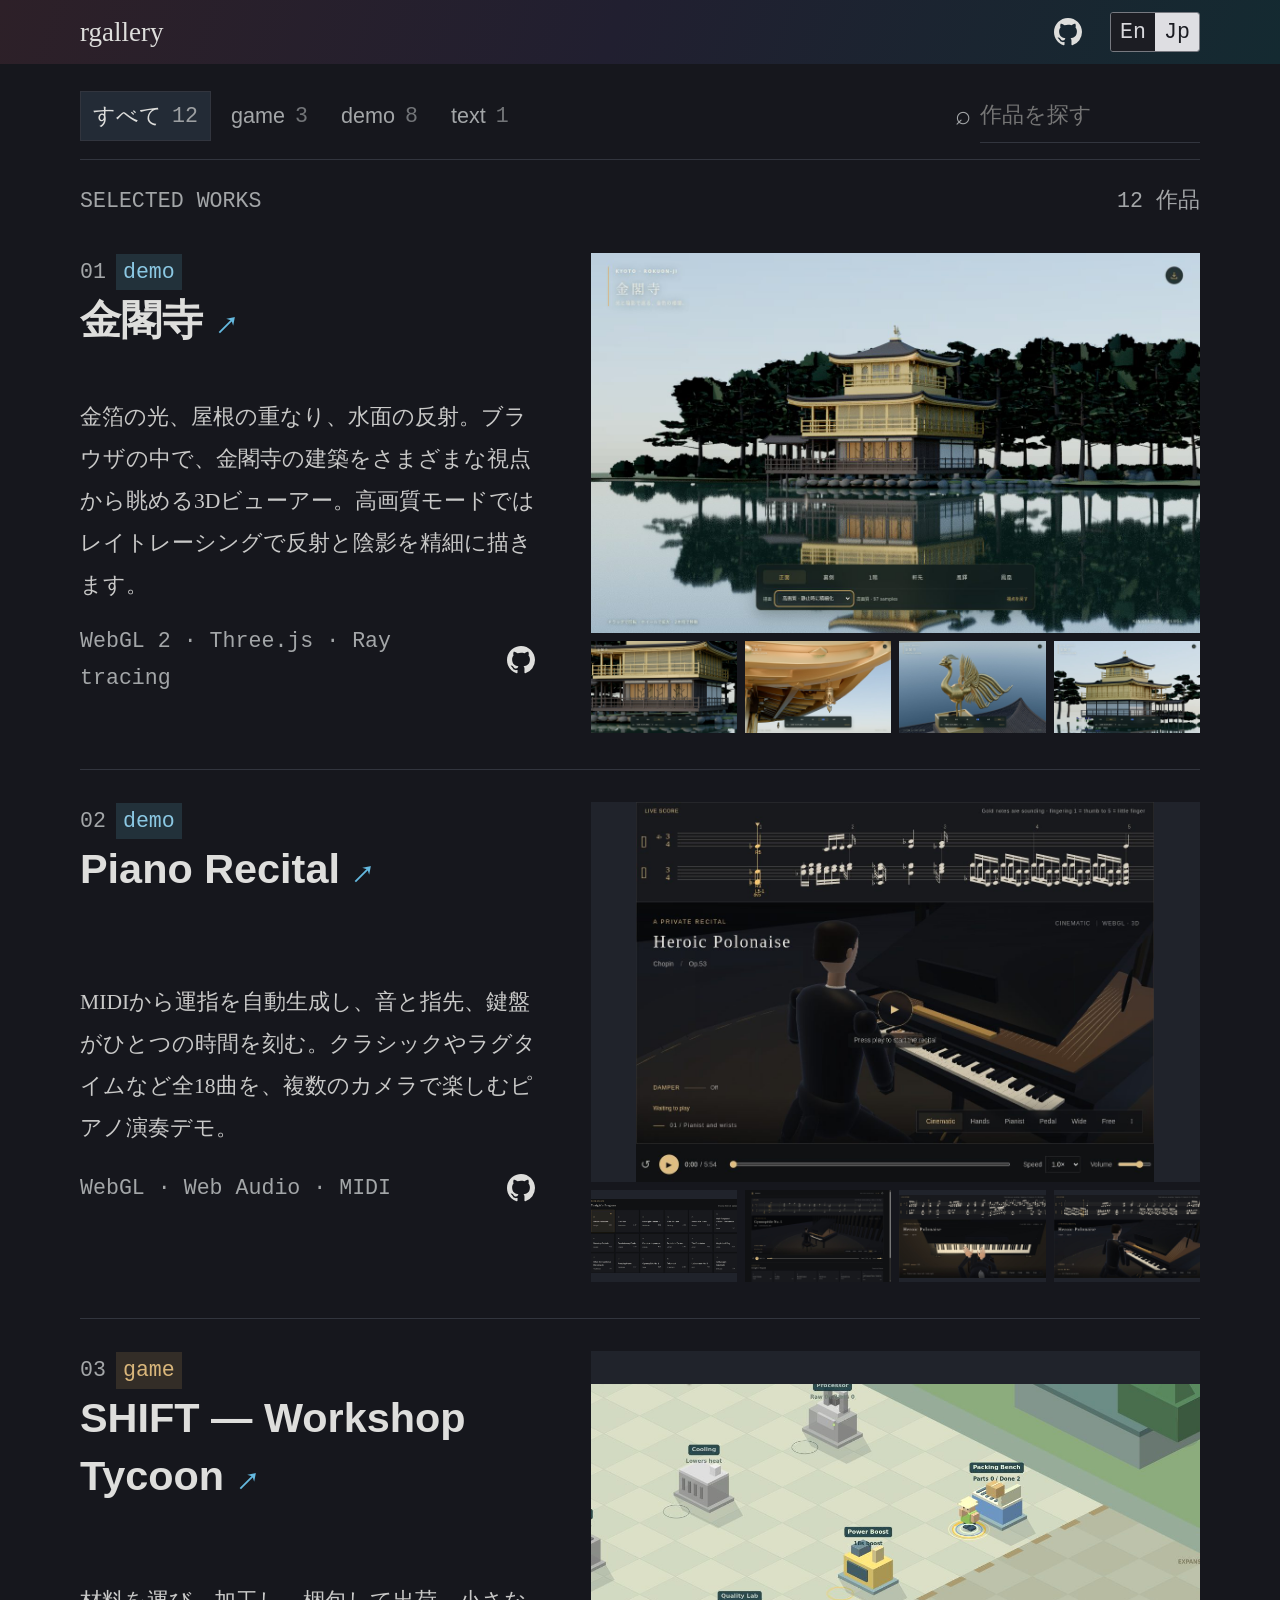
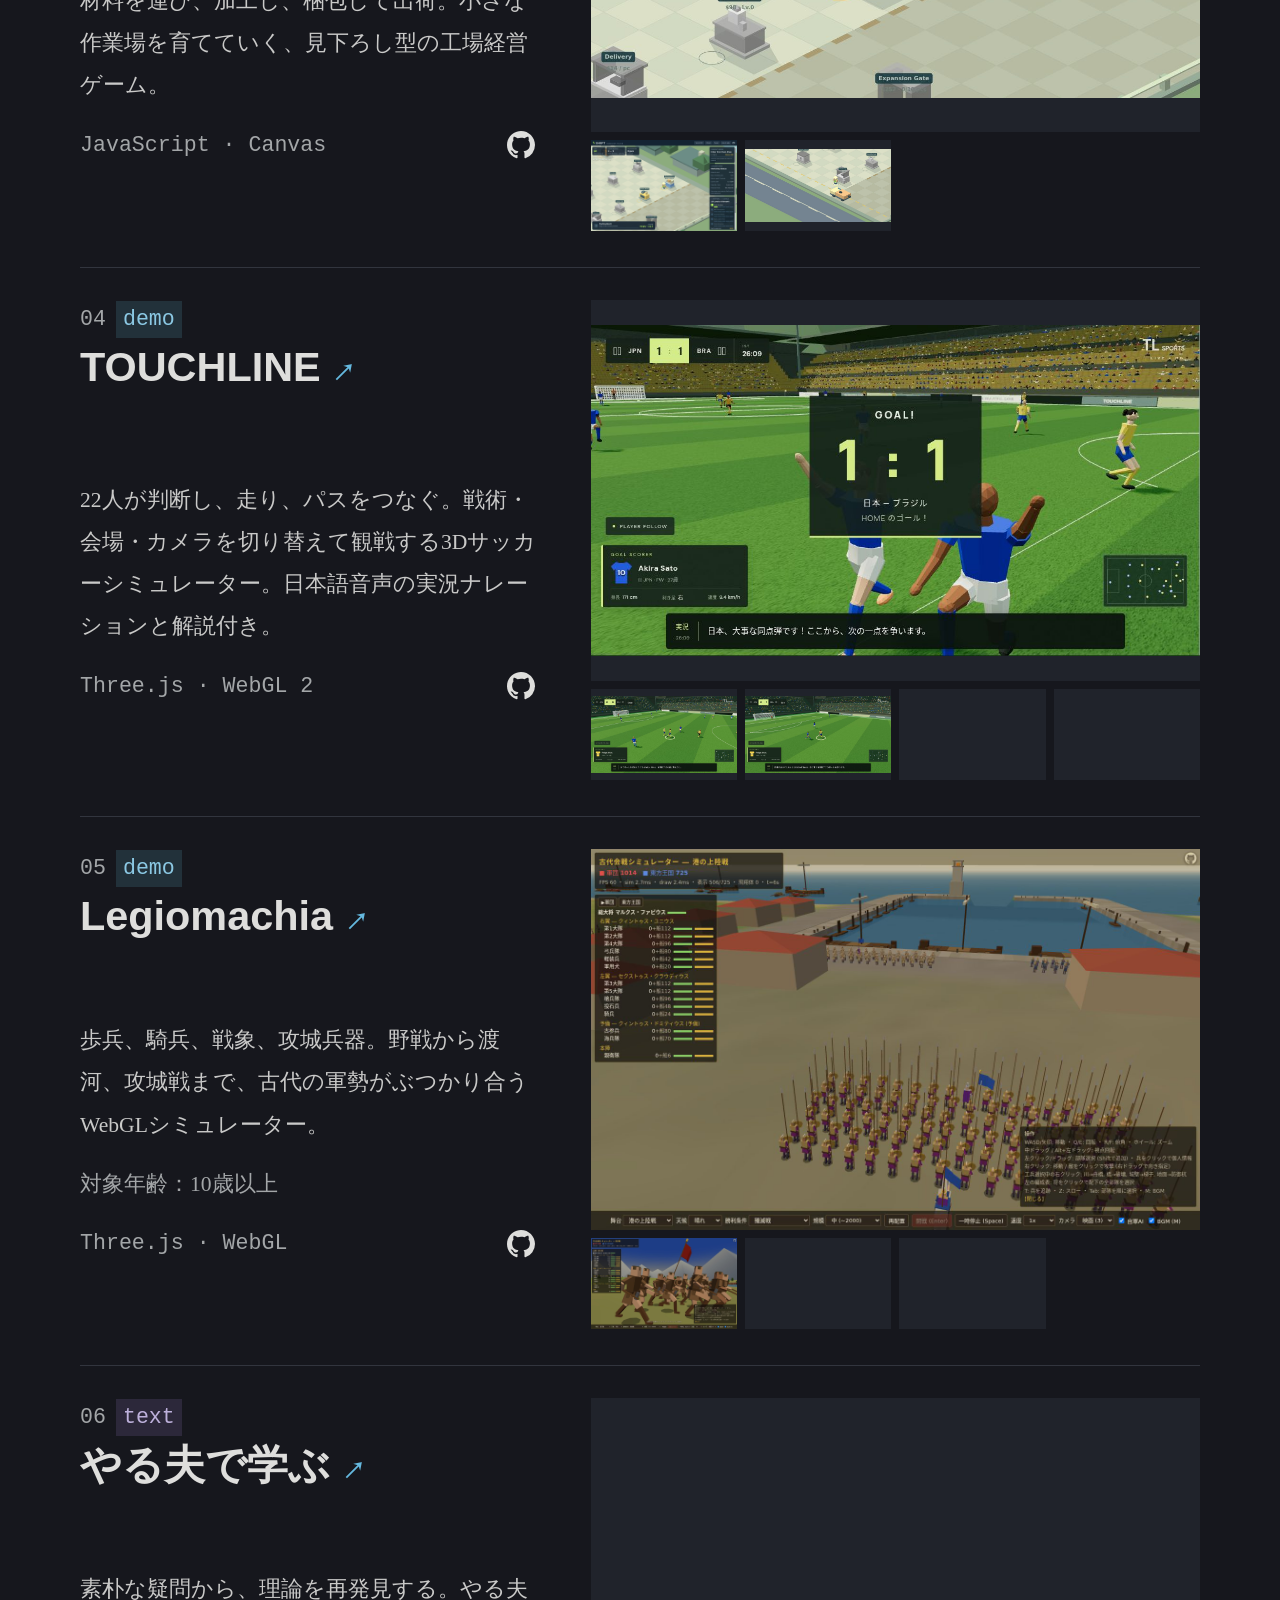
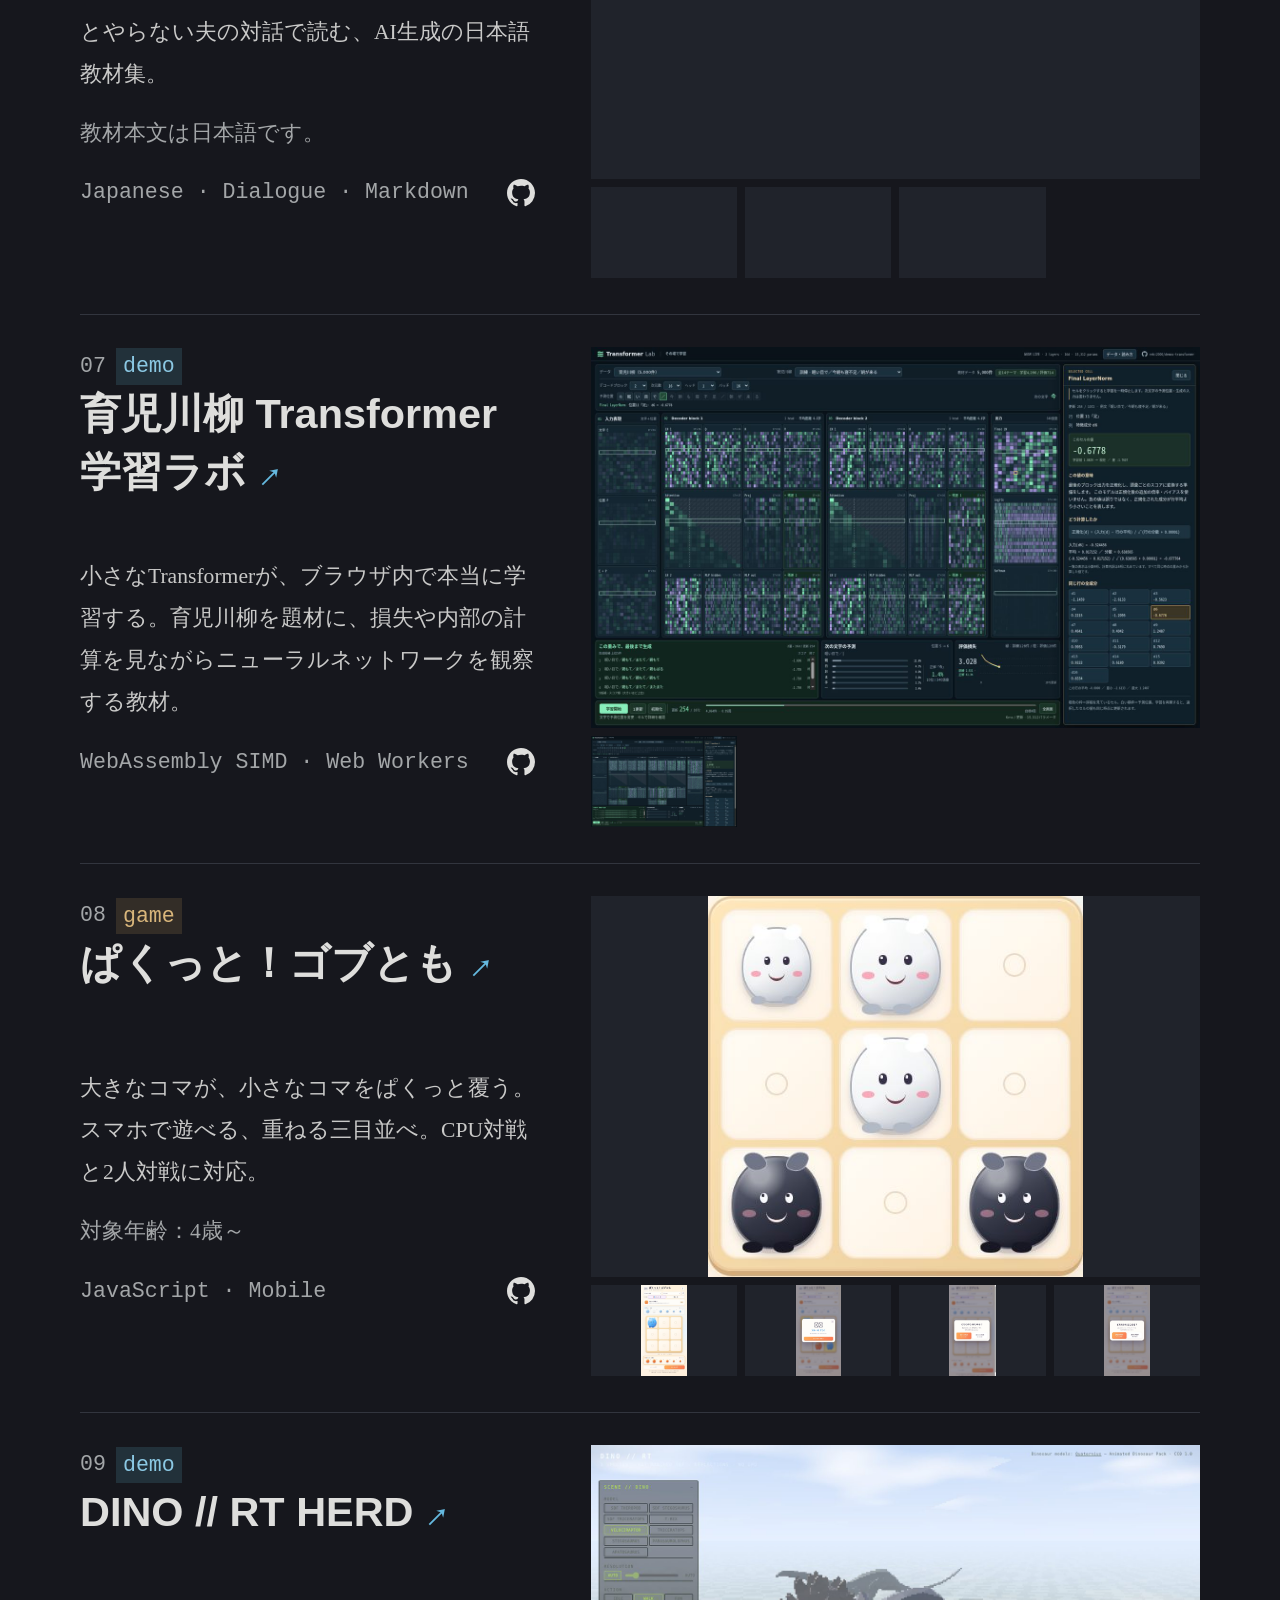
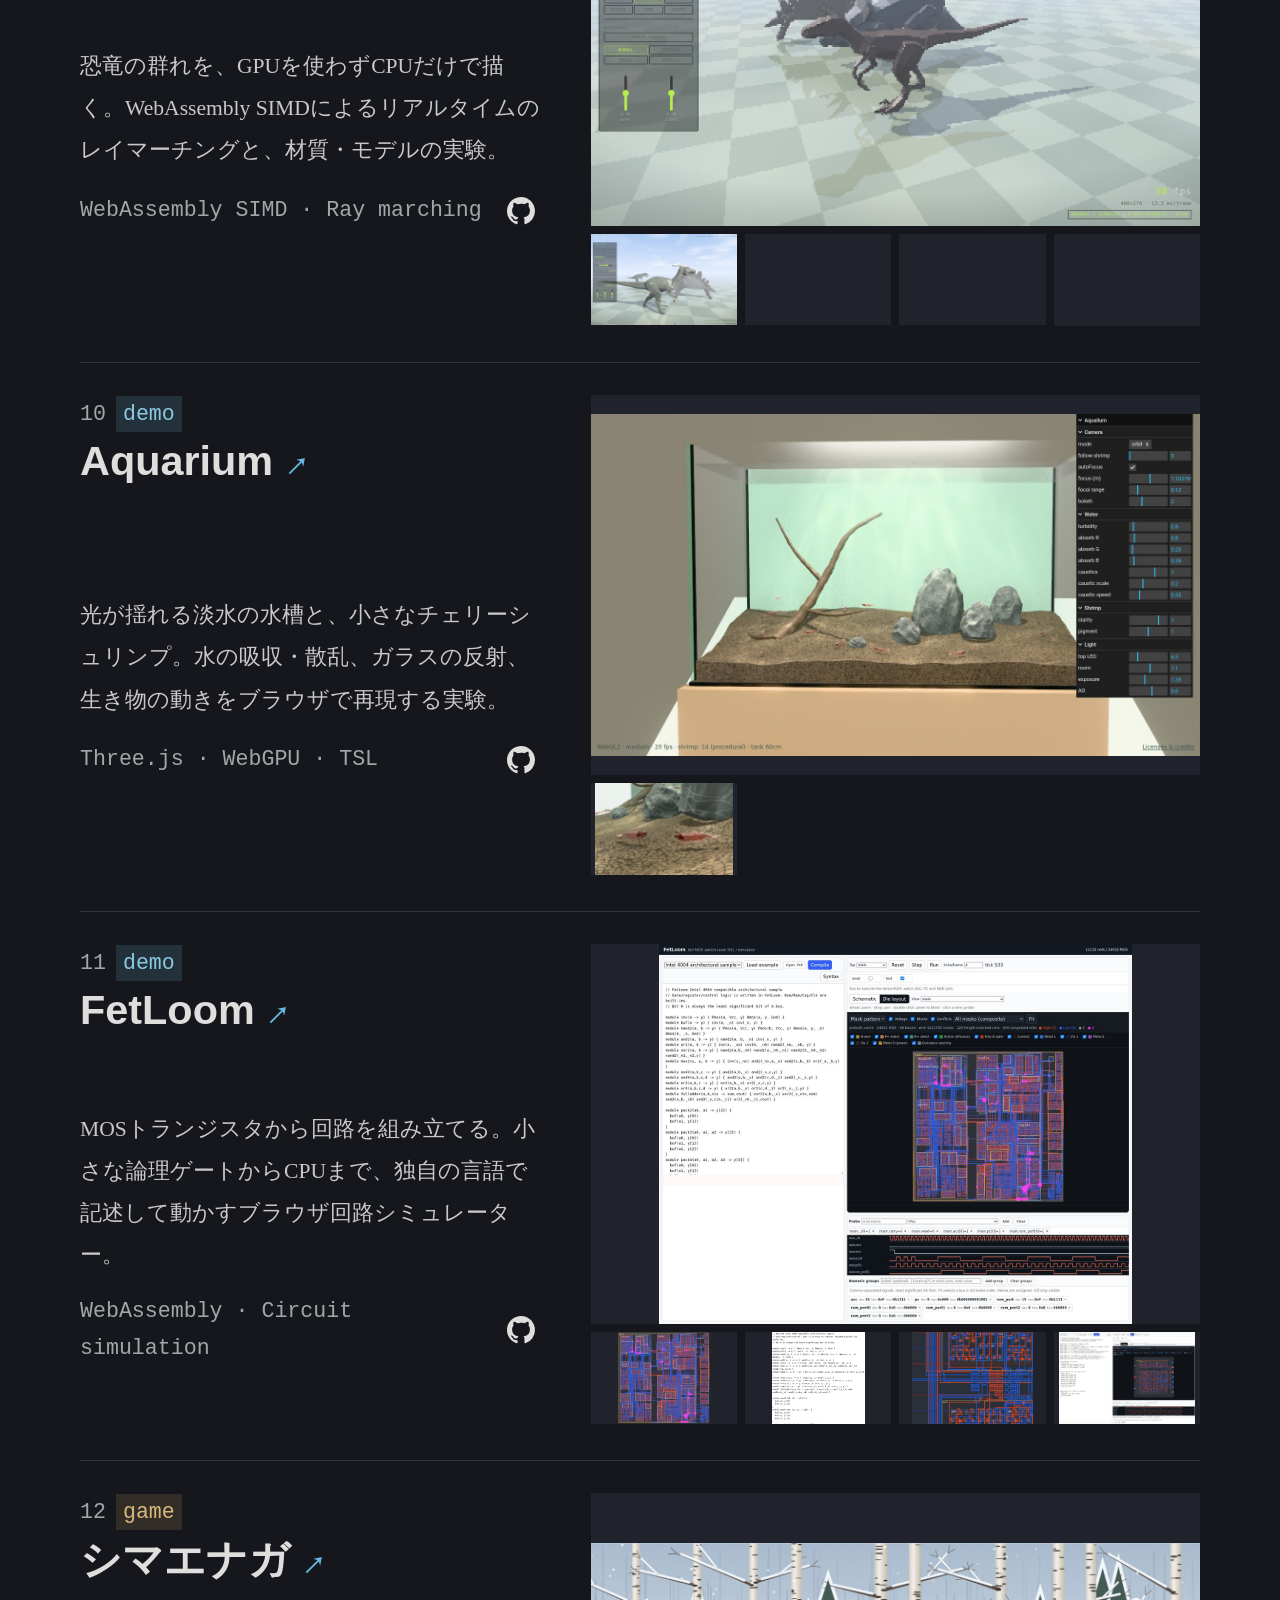
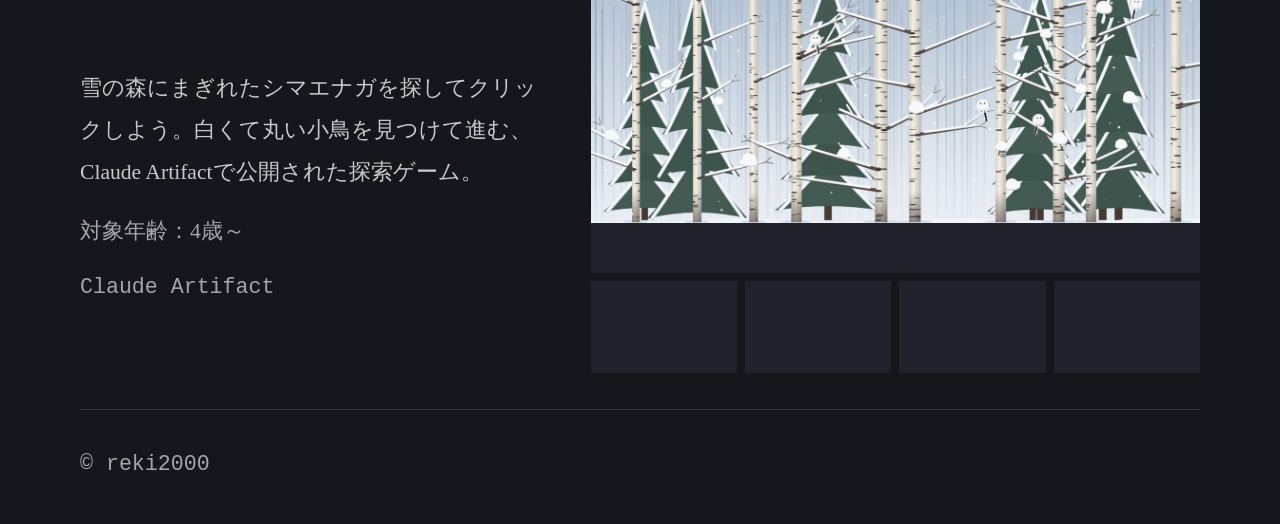
<file: docs/index.html>
<!doctype html>
<html lang="ja"><head><meta charset="utf-8"><meta name="viewport" content="width=device-width,initial-scale=1">
<title>作品一覧 — rgallery</title><meta name="description" content="ブラウザで動くデモやゲーム、対話で読む教材。 つくったものを、ここに集めています。">
<meta name="theme-color" content="#16171d"><link rel="canonical" href="https://reki2000.github.io/rgallery/index.html">
<link rel="alternate" hreflang="en" href="https://reki2000.github.io/rgallery/en/index.html">
<meta property="og:type" content="website"><meta property="og:title" content="作品一覧"><meta property="og:description" content="ブラウザで動くデモやゲーム、対話で読む教材。 つくったものを、ここに集めています。"><meta property="og:url" content="https://reki2000.github.io/rgallery/index.html">
<link rel="stylesheet" href="assets/style.css?v=33f4e793"><script src="assets/site.js?v=e14bcc80" defer></script></head>
<body><a class="skip-link" href="#main">本文へ</a><div class="page">
<header class="site-header"><a class="wordmark" href="index.html">rgallery</a>
<div class="header-right"><a class="github-link icon-link" href="https://github.com/reki2000/rgallery" target="_blank" rel="noopener noreferrer" aria-label="rgallery · GitHub" title="rgallery · GitHub"><svg viewBox="0 0 16 16" aria-hidden="true" focusable="false"><path fill="currentColor" d="M8 0C3.58 0 0 3.58 0 8c0 3.54 2.29 6.53 5.47 7.59.4.07.55-.17.55-.38 0-.19-.01-.82-.01-1.49-2.01.37-2.53-.49-2.69-.94-.09-.23-.48-.94-.82-1.13-.28-.15-.68-.52-.01-.53.63-.01 1.08.58 1.23.82.72 1.21 1.87.87 2.33.66.07-.52.28-.87.51-1.07-1.78-.2-3.64-.89-3.64-3.95 0-.87.31-1.59.82-2.15-.08-.2-.36-1.02.08-2.12 0 0 .67-.21 2.2.82A7.65 7.65 0 0 1 8 3.86c.68 0 1.36.09 2 .27 1.53-1.04 2.2-.82 2.2-.82.44 1.1.16 1.92.08 2.12.51.56.82 1.27.82 2.15 0 3.07-1.87 3.75-3.65 3.95.29.25.54.73.54 1.48 0 1.07-.01 1.93-.01 2.2 0 .21.15.46.55.38A8.01 8.01 0 0 0 16 8c0-4.42-3.58-8-8-8Z"/></svg></a><nav class="languages" aria-label="表示言語"><a href="en/index.html" lang="en" hreflang="en" aria-label="English">En</a><span aria-current="page" class="active" lang="ja" aria-label="日本語">Jp</span></nav></div></header>
<main id="main"><h1 class="sr-only">作品一覧</h1><section class="collection" aria-label="作品一覧"><div class="collection-tools"><nav class="filters" aria-label="種類"><a href="index.html" data-filter="all" class="filter selected" aria-current="page">すべて <span class="mono">12</span></a><a href="game.html" data-filter="game" class="filter " >game <span class="mono">3</span></a><a href="demo.html" data-filter="demo" class="filter " >demo <span class="mono">8</span></a><a href="text.html" data-filter="text" class="filter " >text <span class="mono">1</span></a></nav>
<div class="search" hidden><label class="sr-only" for="search">作品を探す</label><span aria-hidden="true">⌕</span><input id="search" type="search" placeholder="作品を探す" title="名前・説明・技術で検索"><button class="clear-search" hidden aria-label="検索をクリア">×</button></div></div>
<div class="collection-heading"><span class="mono">SELECTED WORKS</span><span class="result-count mono" role="status" aria-live="polite">12 作品</span></div>
<div class="project-list" data-category="all" data-works="作品"><article id="project-kinkakuji" class="project" data-tags="demo" data-search="金閣寺 金箔の光、屋根の重なり、水面の反射。ブラウザの中で、金閣寺の建築をさまざまな視点から眺める3dビューアー。高画質モードではレイトレーシングで反射と陰影を精細に描きます。 webgl 2 three.js ray tracing demo">
      <div class="project-head"><div class="head-meta"><span class="number mono">01</span><span class="tag tag-demo">demo</span></div><h2><a class="title-link" href="https://reki2000.github.io/demos-kinkakuji/" target="_blank" rel="noopener noreferrer">金閣寺 <span aria-hidden="true">↗</span></a></h2></div>
      <div class="project-body"><p>金箔の光、屋根の重なり、水面の反射。ブラウザの中で、金閣寺の建築をさまざまな視点から眺める3Dビューアー。高画質モードではレイトレーシングで反射と陰影を精細に描きます。</p>
      <div class="project-tech"><span class="technologies mono">WebGL 2 · Three.js · Ray tracing</span><a class="repository-link icon-link" href="https://github.com/reki2000/demos-kinkakuji" target="_blank" rel="noopener noreferrer" aria-label="金閣寺 · GitHub" title="金閣寺 · GitHub"><svg viewBox="0 0 16 16" aria-hidden="true" focusable="false"><path fill="currentColor" d="M8 0C3.58 0 0 3.58 0 8c0 3.54 2.29 6.53 5.47 7.59.4.07.55-.17.55-.38 0-.19-.01-.82-.01-1.49-2.01.37-2.53-.49-2.69-.94-.09-.23-.48-.94-.82-1.13-.28-.15-.68-.52-.01-.53.63-.01 1.08.58 1.23.82.72 1.21 1.87.87 2.33.66.07-.52.28-.87.51-1.07-1.78-.2-3.64-.89-3.64-3.95 0-.87.31-1.59.82-2.15-.08-.2-.36-1.02.08-2.12 0 0 .67-.21 2.2.82A7.65 7.65 0 0 1 8 3.86c.68 0 1.36.09 2 .27 1.53-1.04 2.2-.82 2.2-.82.44 1.1.16 1.92.08 2.12.51.56.82 1.27.82 2.15 0 3.07-1.87 3.75-3.65 3.95.29.25.54.73.54 1.48 0 1.07-.01 1.93-.01 2.2 0 .21.15.46.55.38A8.01 8.01 0 0 0 16 8c0-4.42-3.58-8-8-8Z"/></svg></a></div></div>
      <div class="project-preview"><a href="assets/projects/kinkakuji/images/bbafd30887756fbfefd7.jpg" class="preview-shot screenshot-link shot-0" data-gallery="kinkakuji" data-caption="正面と水面の反射" aria-label="画像を拡大: 正面と水面の反射" ><img src="assets/projects/kinkakuji/images/bbafd30887756fbfefd7.jpg" alt="正面と水面の反射" loading="lazy" decoding="async"></a><a href="assets/projects/kinkakuji/images/40eb059ac54685e63260.jpg" class="preview-shot screenshot-link shot-1" data-gallery="kinkakuji" data-caption="1階の壁画と回廊" aria-label="画像を拡大: 1階の壁画と回廊" ><img src="assets/projects/kinkakuji/images/40eb059ac54685e63260.jpg" alt="1階の壁画と回廊" loading="lazy" decoding="async"></a><a href="assets/projects/kinkakuji/images/900a9c59b5b9c751bec2.jpg" class="preview-shot screenshot-link shot-2" data-gallery="kinkakuji" data-caption="軒先と風鐸" aria-label="画像を拡大: 軒先と風鐸" ><img src="assets/projects/kinkakuji/images/900a9c59b5b9c751bec2.jpg" alt="軒先と風鐸" loading="lazy" decoding="async"></a><a href="assets/projects/kinkakuji/images/5cd1f772769528ccbc5f.jpg" class="preview-shot screenshot-link shot-3" data-gallery="kinkakuji" data-caption="屋根の鳳凰" aria-label="画像を拡大: 屋根の鳳凰" ><img src="assets/projects/kinkakuji/images/5cd1f772769528ccbc5f.jpg" alt="屋根の鳳凰" loading="lazy" decoding="async"></a><a href="assets/projects/kinkakuji/images/a130f396a6bf901be2d5.jpg" class="preview-shot screenshot-link shot-4" data-gallery="kinkakuji" data-caption="裏側からの眺め" aria-label="画像を拡大: 裏側からの眺め" ><img src="assets/projects/kinkakuji/images/a130f396a6bf901be2d5.jpg" alt="裏側からの眺め" loading="lazy" decoding="async"></a></div></article><article id="project-pianist" class="project" data-tags="demo" data-search="piano recital midiから運指を自動生成し、音と指先、鍵盤がひとつの時間を刻む。クラシックやラグタイムなど全18曲を、複数のカメラで楽しむピアノ演奏デモ。 webgl web audio midi demo">
      <div class="project-head"><div class="head-meta"><span class="number mono">02</span><span class="tag tag-demo">demo</span></div><h2><a class="title-link" href="https://reki2000.github.io/demos-pianist/" target="_blank" rel="noopener noreferrer">Piano Recital <span aria-hidden="true">↗</span></a></h2></div>
      <div class="project-body"><p>MIDIから運指を自動生成し、音と指先、鍵盤がひとつの時間を刻む。クラシックやラグタイムなど全18曲を、複数のカメラで楽しむピアノ演奏デモ。</p>
      <div class="project-tech"><span class="technologies mono">WebGL · Web Audio · MIDI</span><a class="repository-link icon-link" href="https://github.com/reki2000/demos-pianist" target="_blank" rel="noopener noreferrer" aria-label="Piano Recital · GitHub" title="Piano Recital · GitHub"><svg viewBox="0 0 16 16" aria-hidden="true" focusable="false"><path fill="currentColor" d="M8 0C3.58 0 0 3.58 0 8c0 3.54 2.29 6.53 5.47 7.59.4.07.55-.17.55-.38 0-.19-.01-.82-.01-1.49-2.01.37-2.53-.49-2.69-.94-.09-.23-.48-.94-.82-1.13-.28-.15-.68-.52-.01-.53.63-.01 1.08.58 1.23.82.72 1.21 1.87.87 2.33.66.07-.52.28-.87.51-1.07-1.78-.2-3.64-.89-3.64-3.95 0-.87.31-1.59.82-2.15-.08-.2-.36-1.02.08-2.12 0 0 .67-.21 2.2.82A7.65 7.65 0 0 1 8 3.86c.68 0 1.36.09 2 .27 1.53-1.04 2.2-.82 2.2-.82.44 1.1.16 1.92.08 2.12.51.56.82 1.27.82 2.15 0 3.07-1.87 3.75-3.65 3.95.29.25.54.73.54 1.48 0 1.07-.01 1.93-.01 2.2 0 .21.15.46.55.38A8.01 8.01 0 0 0 16 8c0-4.42-3.58-8-8-8Z"/></svg></a></div></div>
      <div class="project-preview"><a href="assets/projects/pianist/images/56cb00e380f5f61ce0f1.jpg" class="preview-shot screenshot-link shot-0" data-gallery="pianist" data-caption="英雄ポロネーズ・楽譜、演奏とプレイヤー操作" aria-label="画像を拡大: 英雄ポロネーズ・楽譜、演奏とプレイヤー操作" ><img src="assets/projects/pianist/images/56cb00e380f5f61ce0f1.jpg" alt="英雄ポロネーズ・楽譜、演奏とプレイヤー操作" loading="lazy" decoding="async"></a><a href="assets/projects/pianist/images/da84420dd699cf44e0b8.jpg" class="preview-shot screenshot-link shot-1" data-gallery="pianist" data-caption="収録18曲の一覧" aria-label="画像を拡大: 収録18曲の一覧" ><img src="assets/projects/pianist/images/da84420dd699cf44e0b8.jpg" alt="収録18曲の一覧" loading="lazy" decoding="async"></a><a href="assets/projects/pianist/images/9df2aa948b6a42879a92.jpg" class="preview-shot screenshot-link shot-2" data-gallery="pianist" data-caption="楽譜・演奏・操作パネルを含む全画面" aria-label="画像を拡大: 楽譜・演奏・操作パネルを含む全画面" ><img src="assets/projects/pianist/images/9df2aa948b6a42879a92.jpg" alt="楽譜・演奏・操作パネルを含む全画面" loading="lazy" decoding="async"></a><a href="assets/projects/pianist/images/5975b1fbbb079f7eafb2.jpg" class="preview-shot screenshot-link shot-3" data-gallery="pianist" data-caption="自動生成した運指・手元の視点" aria-label="画像を拡大: 自動生成した運指・手元の視点" ><img src="assets/projects/pianist/images/5975b1fbbb079f7eafb2.jpg" alt="自動生成した運指・手元の視点" loading="lazy" decoding="async"></a><a href="assets/projects/pianist/images/4a7bf942c2901a3f6448.jpg" class="preview-shot screenshot-link shot-4" data-gallery="pianist" data-caption="英雄ポロネーズ・楽譜と演奏" aria-label="画像を拡大: 英雄ポロネーズ・楽譜と演奏" ><img src="assets/projects/pianist/images/4a7bf942c2901a3f6448.jpg" alt="英雄ポロネーズ・楽譜と演奏" loading="lazy" decoding="async"></a><a href="assets/projects/pianist/images/bc651e240976e0a58edc.jpg" class="preview-shot screenshot-link shot-5" data-gallery="pianist" data-caption="スマホ・楽譜と演奏" aria-label="画像を拡大: スマホ・楽譜と演奏" hidden></a><a href="assets/projects/pianist/images/d4d1ab14e95d66df1081.jpg" class="preview-shot screenshot-link shot-6" data-gallery="pianist" data-caption="スマホ・楽譜と手元" aria-label="画像を拡大: スマホ・楽譜と手元" hidden></a><a href="assets/projects/pianist/images/583b21f9a7ab3e2455a9.jpg" class="preview-shot screenshot-link shot-7" data-gallery="pianist" data-caption="トルコ行進曲・楽譜と演奏" aria-label="画像を拡大: トルコ行進曲・楽譜と演奏" hidden></a></div></article><article id="project-shift" class="project" data-tags="game" data-search="shift — workshop tycoon 材料を運び、加工し、梱包して出荷。小さな作業場を育てていく、見下ろし型の工場経営ゲーム。 javascript canvas game">
      <div class="project-head"><div class="head-meta"><span class="number mono">03</span><span class="tag tag-game">game</span></div><h2><a class="title-link" href="https://reki2000.github.io/demos-worker/" target="_blank" rel="noopener noreferrer">SHIFT — Workshop Tycoon <span aria-hidden="true">↗</span></a></h2></div>
      <div class="project-body"><p>材料を運び、加工し、梱包して出荷。小さな作業場を育てていく、見下ろし型の工場経営ゲーム。</p>
      <div class="project-tech"><span class="technologies mono">JavaScript · Canvas</span><a class="repository-link icon-link" href="https://github.com/reki2000/demos-worker" target="_blank" rel="noopener noreferrer" aria-label="SHIFT — Workshop Tycoon · GitHub" title="SHIFT — Workshop Tycoon · GitHub"><svg viewBox="0 0 16 16" aria-hidden="true" focusable="false"><path fill="currentColor" d="M8 0C3.58 0 0 3.58 0 8c0 3.54 2.29 6.53 5.47 7.59.4.07.55-.17.55-.38 0-.19-.01-.82-.01-1.49-2.01.37-2.53-.49-2.69-.94-.09-.23-.48-.94-.82-1.13-.28-.15-.68-.52-.01-.53.63-.01 1.08.58 1.23.82.72 1.21 1.87.87 2.33.66.07-.52.28-.87.51-1.07-1.78-.2-3.64-.89-3.64-3.95 0-.87.31-1.59.82-2.15-.08-.2-.36-1.02.08-2.12 0 0 .67-.21 2.2.82A7.65 7.65 0 0 1 8 3.86c.68 0 1.36.09 2 .27 1.53-1.04 2.2-.82 2.2-.82.44 1.1.16 1.92.08 2.12.51.56.82 1.27.82 2.15 0 3.07-1.87 3.75-3.65 3.95.29.25.54.73.54 1.48 0 1.07-.01 1.93-.01 2.2 0 .21.15.46.55.38A8.01 8.01 0 0 0 16 8c0-4.42-3.58-8-8-8Z"/></svg></a></div></div>
      <div class="project-preview"><a href="assets/projects/shift/images/bd65cfd5ac6fcfdffb1b.jpg" class="preview-shot screenshot-link shot-0" data-gallery="shift" data-caption="作業場での加工・梱包" aria-label="画像を拡大: 作業場での加工・梱包" ><img src="assets/projects/shift/images/bd65cfd5ac6fcfdffb1b.jpg" alt="作業場での加工・梱包" loading="lazy" decoding="async"></a><a href="assets/projects/shift/images/bcfa1e513889536100d5.jpg" class="preview-shot screenshot-link shot-1" data-gallery="shift" data-caption="作業場の画面全体" aria-label="画像を拡大: 作業場の画面全体" ><img src="assets/projects/shift/images/bcfa1e513889536100d5.jpg" alt="作業場の画面全体" loading="lazy" decoding="async"></a><a href="assets/projects/shift/images/961adf9319c478b05d92.jpg" class="preview-shot screenshot-link shot-2" data-gallery="shift" data-caption="出荷の場面" aria-label="画像を拡大: 出荷の場面" ><img src="assets/projects/shift/images/961adf9319c478b05d92.jpg" alt="出荷の場面" loading="lazy" decoding="async"></a></div></article><article id="project-touchline" class="project" data-tags="demo" data-search="touchline 22人が判断し、走り、パスをつなぐ。戦術・会場・カメラを切り替えて観戦する3dサッカーシミュレーター。日本語音声の実況ナレーションと解説付き。 three.js webgl 2 demo">
      <div class="project-head"><div class="head-meta"><span class="number mono">04</span><span class="tag tag-demo">demo</span></div><h2><a class="title-link" href="https://reki2000.github.io/demos-soccer/" target="_blank" rel="noopener noreferrer">TOUCHLINE <span aria-hidden="true">↗</span></a></h2></div>
      <div class="project-body"><p>22人が判断し、走り、パスをつなぐ。戦術・会場・カメラを切り替えて観戦する3Dサッカーシミュレーター。日本語音声の実況ナレーションと解説付き。</p>
      <div class="project-tech"><span class="technologies mono">Three.js · WebGL 2</span><a class="repository-link icon-link" href="https://github.com/reki2000/demos-soccer" target="_blank" rel="noopener noreferrer" aria-label="TOUCHLINE · GitHub" title="TOUCHLINE · GitHub"><svg viewBox="0 0 16 16" aria-hidden="true" focusable="false"><path fill="currentColor" d="M8 0C3.58 0 0 3.58 0 8c0 3.54 2.29 6.53 5.47 7.59.4.07.55-.17.55-.38 0-.19-.01-.82-.01-1.49-2.01.37-2.53-.49-2.69-.94-.09-.23-.48-.94-.82-1.13-.28-.15-.68-.52-.01-.53.63-.01 1.08.58 1.23.82.72 1.21 1.87.87 2.33.66.07-.52.28-.87.51-1.07-1.78-.2-3.64-.89-3.64-3.95 0-.87.31-1.59.82-2.15-.08-.2-.36-1.02.08-2.12 0 0 .67-.21 2.2.82A7.65 7.65 0 0 1 8 3.86c.68 0 1.36.09 2 .27 1.53-1.04 2.2-.82 2.2-.82.44 1.1.16 1.92.08 2.12.51.56.82 1.27.82 2.15 0 3.07-1.87 3.75-3.65 3.95.29.25.54.73.54 1.48 0 1.07-.01 1.93-.01 2.2 0 .21.15.46.55.38A8.01 8.01 0 0 0 16 8c0-4.42-3.58-8-8-8Z"/></svg></a></div></div>
      <div class="project-preview"><a href="assets/projects/touchline/images/55f98bf6ba88c850c919.jpg" class="preview-shot screenshot-link shot-0" data-gallery="touchline" data-caption="ゴールの瞬間" aria-label="画像を拡大: ゴールの瞬間" ><img src="assets/projects/touchline/images/55f98bf6ba88c850c919.jpg" alt="ゴールの瞬間" loading="lazy" decoding="async"></a><a href="assets/projects/touchline/images/0d814fae47db78426adf.jpg" class="preview-shot screenshot-link shot-1" data-gallery="touchline" data-caption="試合の場面1" aria-label="画像を拡大: 試合の場面1" ><img src="assets/projects/touchline/images/0d814fae47db78426adf.jpg" alt="試合の場面1" loading="lazy" decoding="async"></a><a href="assets/projects/touchline/images/0c554bc7fa4fd9c089bd.jpg" class="preview-shot screenshot-link shot-2" data-gallery="touchline" data-caption="試合の場面2" aria-label="画像を拡大: 試合の場面2" ><img src="assets/projects/touchline/images/0c554bc7fa4fd9c089bd.jpg" alt="試合の場面2" loading="lazy" decoding="async"></a><a href="assets/projects/touchline/images/8985163483ad59d58647.jpg" class="preview-shot screenshot-link shot-3" data-gallery="touchline" data-caption="試合の場面3" aria-label="画像を拡大: 試合の場面3" ><img src="assets/projects/touchline/images/8985163483ad59d58647.jpg" alt="試合の場面3" loading="lazy" decoding="async"></a><a href="assets/projects/touchline/images/dd173c65bf1949a67d55.jpg" class="preview-shot screenshot-link shot-4" data-gallery="touchline" data-caption="試合と設定を含む画面全体" aria-label="画像を拡大: 試合と設定を含む画面全体" ><img src="assets/projects/touchline/images/dd173c65bf1949a67d55.jpg" alt="試合と設定を含む画面全体" loading="lazy" decoding="async"></a><a href="assets/projects/touchline/images/599aa3c7ba1aa57aa2b5.jpg" class="preview-shot screenshot-link shot-5" data-gallery="touchline" data-caption="PC・場面1" aria-label="画像を拡大: PC・場面1" hidden></a><a href="assets/projects/touchline/images/70a3eda86332a8f59523.jpg" class="preview-shot screenshot-link shot-6" data-gallery="touchline" data-caption="PC・場面2" aria-label="画像を拡大: PC・場面2" hidden></a><a href="assets/projects/touchline/images/7f74700e5c842a491a9d.jpg" class="preview-shot screenshot-link shot-7" data-gallery="touchline" data-caption="スマホでの試合1" aria-label="画像を拡大: スマホでの試合1" hidden></a><a href="assets/projects/touchline/images/291b321281d9828221f7.jpg" class="preview-shot screenshot-link shot-8" data-gallery="touchline" data-caption="スマホでの試合2" aria-label="画像を拡大: スマホでの試合2" hidden></a></div></article><article id="project-legiomachia" class="project" data-tags="demo" data-search="legiomachia 歩兵、騎兵、戦象、攻城兵器。野戦から渡河、攻城戦まで、古代の軍勢がぶつかり合うwebglシミュレーター。 three.js webgl demo">
      <div class="project-head"><div class="head-meta"><span class="number mono">05</span><span class="tag tag-demo">demo</span></div><h2><a class="title-link" href="https://reki2000.github.io/legiomachia/" target="_blank" rel="noopener noreferrer">Legiomachia <span aria-hidden="true">↗</span></a></h2></div>
      <div class="project-body"><p>歩兵、騎兵、戦象、攻城兵器。野戦から渡河、攻城戦まで、古代の軍勢がぶつかり合うWebGLシミュレーター。</p><p class="project-note">対象年齢：10歳以上</p>
      <div class="project-tech"><span class="technologies mono">Three.js · WebGL</span><a class="repository-link icon-link" href="https://github.com/reki2000/legiomachia" target="_blank" rel="noopener noreferrer" aria-label="Legiomachia · GitHub" title="Legiomachia · GitHub"><svg viewBox="0 0 16 16" aria-hidden="true" focusable="false"><path fill="currentColor" d="M8 0C3.58 0 0 3.58 0 8c0 3.54 2.29 6.53 5.47 7.59.4.07.55-.17.55-.38 0-.19-.01-.82-.01-1.49-2.01.37-2.53-.49-2.69-.94-.09-.23-.48-.94-.82-1.13-.28-.15-.68-.52-.01-.53.63-.01 1.08.58 1.23.82.72 1.21 1.87.87 2.33.66.07-.52.28-.87.51-1.07-1.78-.2-3.64-.89-3.64-3.95 0-.87.31-1.59.82-2.15-.08-.2-.36-1.02.08-2.12 0 0 .67-.21 2.2.82A7.65 7.65 0 0 1 8 3.86c.68 0 1.36.09 2 .27 1.53-1.04 2.2-.82 2.2-.82.44 1.1.16 1.92.08 2.12.51.56.82 1.27.82 2.15 0 3.07-1.87 3.75-3.65 3.95.29.25.54.73.54 1.48 0 1.07-.01 1.93-.01 2.2 0 .21.15.46.55.38A8.01 8.01 0 0 0 16 8c0-4.42-3.58-8-8-8Z"/></svg></a></div></div>
      <div class="project-preview"><a href="assets/projects/legiomachia/images/95d96b8b764e8a8298e1.jpg" class="preview-shot screenshot-link shot-0" data-gallery="legiomachia" data-caption="PC・場面1" aria-label="画像を拡大: PC・場面1" ><img src="assets/projects/legiomachia/images/95d96b8b764e8a8298e1.jpg" alt="PC・場面1" loading="lazy" decoding="async"></a><a href="assets/projects/legiomachia/images/f4c1203c3255be5cd4a3.jpg" class="preview-shot screenshot-link shot-1" data-gallery="legiomachia" data-caption="PC・場面2" aria-label="画像を拡大: PC・場面2" ><img src="assets/projects/legiomachia/images/f4c1203c3255be5cd4a3.jpg" alt="PC・場面2" loading="lazy" decoding="async"></a><a href="assets/projects/legiomachia/images/51164bb4ab0cd436952b.jpg" class="preview-shot screenshot-link shot-2" data-gallery="legiomachia" data-caption="PC・場面3" aria-label="画像を拡大: PC・場面3" ><img src="assets/projects/legiomachia/images/51164bb4ab0cd436952b.jpg" alt="PC・場面3" loading="lazy" decoding="async"></a><a href="assets/projects/legiomachia/images/b26dcdf287b6555551e4.jpg" class="preview-shot screenshot-link shot-3" data-gallery="legiomachia" data-caption="PC・場面4" aria-label="画像を拡大: PC・場面4" ><img src="assets/projects/legiomachia/images/b26dcdf287b6555551e4.jpg" alt="PC・場面4" loading="lazy" decoding="async"></a></div></article><article id="project-yaruo" class="project" data-tags="text" data-search="やる夫で学ぶ 素朴な疑問から、理論を再発見する。やる夫とやらない夫の対話で読む、ai生成の日本語教材集。 japanese dialogue markdown text">
      <div class="project-head"><div class="head-meta"><span class="number mono">06</span><span class="tag tag-text">text</span></div><h2><a class="title-link" href="https://reki2000.github.io/genai-textbooks/" target="_blank" rel="noopener noreferrer">やる夫で学ぶ <span aria-hidden="true">↗</span></a></h2></div>
      <div class="project-body"><p>素朴な疑問から、理論を再発見する。やる夫とやらない夫の対話で読む、AI生成の日本語教材集。</p><p class="project-note">教材本文は日本語です。</p>
      <div class="project-tech"><span class="technologies mono">Japanese · Dialogue · Markdown</span><a class="repository-link icon-link" href="https://github.com/reki2000/genai-textbooks" target="_blank" rel="noopener noreferrer" aria-label="やる夫で学ぶ · GitHub" title="やる夫で学ぶ · GitHub"><svg viewBox="0 0 16 16" aria-hidden="true" focusable="false"><path fill="currentColor" d="M8 0C3.58 0 0 3.58 0 8c0 3.54 2.29 6.53 5.47 7.59.4.07.55-.17.55-.38 0-.19-.01-.82-.01-1.49-2.01.37-2.53-.49-2.69-.94-.09-.23-.48-.94-.82-1.13-.28-.15-.68-.52-.01-.53.63-.01 1.08.58 1.23.82.72 1.21 1.87.87 2.33.66.07-.52.28-.87.51-1.07-1.78-.2-3.64-.89-3.64-3.95 0-.87.31-1.59.82-2.15-.08-.2-.36-1.02.08-2.12 0 0 .67-.21 2.2.82A7.65 7.65 0 0 1 8 3.86c.68 0 1.36.09 2 .27 1.53-1.04 2.2-.82 2.2-.82.44 1.1.16 1.92.08 2.12.51.56.82 1.27.82 2.15 0 3.07-1.87 3.75-3.65 3.95.29.25.54.73.54 1.48 0 1.07-.01 1.93-.01 2.2 0 .21.15.46.55.38A8.01 8.01 0 0 0 16 8c0-4.42-3.58-8-8-8Z"/></svg></a></div></div>
      <div class="project-preview"><a href="assets/projects/yaruo/images/9a870be2a2148fafc837.jpg" class="preview-shot screenshot-link shot-0" data-gallery="yaruo" data-caption="教材一覧" aria-label="画像を拡大: 教材一覧" ><img src="assets/projects/yaruo/images/9a870be2a2148fafc837.jpg" alt="教材一覧" loading="lazy" decoding="async"></a><a href="assets/projects/yaruo/images/9baea0e2d2d753c6798f.jpg" class="preview-shot screenshot-link shot-1" data-gallery="yaruo" data-caption="教材のスライド表示" aria-label="画像を拡大: 教材のスライド表示" ><img src="assets/projects/yaruo/images/9baea0e2d2d753c6798f.jpg" alt="教材のスライド表示" loading="lazy" decoding="async"></a><a href="assets/projects/yaruo/images/ad20604eb8ff7365beb4.jpg" class="preview-shot screenshot-link shot-2" data-gallery="yaruo" data-caption="対話と図解で学ぶ情報量" aria-label="画像を拡大: 対話と図解で学ぶ情報量" ><img src="assets/projects/yaruo/images/ad20604eb8ff7365beb4.jpg" alt="対話と図解で学ぶ情報量" loading="lazy" decoding="async"></a><a href="assets/projects/yaruo/images/b92f315e2b6799054f86.jpg" class="preview-shot screenshot-link shot-3" data-gallery="yaruo" data-caption="食料政策の教材・対話本文" aria-label="画像を拡大: 食料政策の教材・対話本文" ><img src="assets/projects/yaruo/images/b92f315e2b6799054f86.jpg" alt="食料政策の教材・対話本文" loading="lazy" decoding="async"></a></div></article><article id="project-transformer" class="project" data-tags="demo" data-search="育児川柳 transformer 学習ラボ 小さなtransformerが、ブラウザ内で本当に学習する。育児川柳を題材に、損失や内部の計算を見ながらニューラルネットワークを観察する教材。 webassembly simd web workers demo">
      <div class="project-head"><div class="head-meta"><span class="number mono">07</span><span class="tag tag-demo">demo</span></div><h2><a class="title-link" href="https://reki2000.github.io/demos-transformer/" target="_blank" rel="noopener noreferrer">育児川柳 Transformer 学習ラボ <span aria-hidden="true">↗</span></a></h2></div>
      <div class="project-body"><p>小さなTransformerが、ブラウザ内で本当に学習する。育児川柳を題材に、損失や内部の計算を見ながらニューラルネットワークを観察する教材。</p>
      <div class="project-tech"><span class="technologies mono">WebAssembly SIMD · Web Workers</span><a class="repository-link icon-link" href="https://github.com/reki2000/demos-transformer" target="_blank" rel="noopener noreferrer" aria-label="育児川柳 Transformer 学習ラボ · GitHub" title="育児川柳 Transformer 学習ラボ · GitHub"><svg viewBox="0 0 16 16" aria-hidden="true" focusable="false"><path fill="currentColor" d="M8 0C3.58 0 0 3.58 0 8c0 3.54 2.29 6.53 5.47 7.59.4.07.55-.17.55-.38 0-.19-.01-.82-.01-1.49-2.01.37-2.53-.49-2.69-.94-.09-.23-.48-.94-.82-1.13-.28-.15-.68-.52-.01-.53.63-.01 1.08.58 1.23.82.72 1.21 1.87.87 2.33.66.07-.52.28-.87.51-1.07-1.78-.2-3.64-.89-3.64-3.95 0-.87.31-1.59.82-2.15-.08-.2-.36-1.02.08-2.12 0 0 .67-.21 2.2.82A7.65 7.65 0 0 1 8 3.86c.68 0 1.36.09 2 .27 1.53-1.04 2.2-.82 2.2-.82.44 1.1.16 1.92.08 2.12.51.56.82 1.27.82 2.15 0 3.07-1.87 3.75-3.65 3.95.29.25.54.73.54 1.48 0 1.07-.01 1.93-.01 2.2 0 .21.15.46.55.38A8.01 8.01 0 0 0 16 8c0-4.42-3.58-8-8-8Z"/></svg></a></div></div>
      <div class="project-preview"><a href="assets/projects/transformer/images/5edcca04697e75cd16de.jpg" class="preview-shot screenshot-link shot-0" data-gallery="transformer" data-caption="PC・場面1" aria-label="画像を拡大: PC・場面1" ><img src="assets/projects/transformer/images/5edcca04697e75cd16de.jpg" alt="PC・場面1" loading="lazy" decoding="async"></a><a href="assets/projects/transformer/images/77be8989d43e303b61d8.jpg" class="preview-shot screenshot-link shot-1" data-gallery="transformer" data-caption="PC・場面2" aria-label="画像を拡大: PC・場面2" ><img src="assets/projects/transformer/images/77be8989d43e303b61d8.jpg" alt="PC・場面2" loading="lazy" decoding="async"></a></div></article><article id="project-gobutomo" class="project" data-tags="game" data-search="ぱくっと！ゴブとも 大きなコマが、小さなコマをぱくっと覆う。スマホで遊べる、重ねる三目並べ。cpu対戦と2人対戦に対応。 javascript mobile game">
      <div class="project-head"><div class="head-meta"><span class="number mono">08</span><span class="tag tag-game">game</span></div><h2><a class="title-link" href="https://reki2000.github.io/gobutomo/" target="_blank" rel="noopener noreferrer">ぱくっと！ゴブとも <span aria-hidden="true">↗</span></a></h2></div>
      <div class="project-body"><p>大きなコマが、小さなコマをぱくっと覆う。スマホで遊べる、重ねる三目並べ。CPU対戦と2人対戦に対応。</p><p class="project-note">対象年齢：4歳～</p>
      <div class="project-tech"><span class="technologies mono">JavaScript · Mobile</span><a class="repository-link icon-link" href="https://github.com/reki2000/gobutomo" target="_blank" rel="noopener noreferrer" aria-label="ぱくっと！ゴブとも · GitHub" title="ぱくっと！ゴブとも · GitHub"><svg viewBox="0 0 16 16" aria-hidden="true" focusable="false"><path fill="currentColor" d="M8 0C3.58 0 0 3.58 0 8c0 3.54 2.29 6.53 5.47 7.59.4.07.55-.17.55-.38 0-.19-.01-.82-.01-1.49-2.01.37-2.53-.49-2.69-.94-.09-.23-.48-.94-.82-1.13-.28-.15-.68-.52-.01-.53.63-.01 1.08.58 1.23.82.72 1.21 1.87.87 2.33.66.07-.52.28-.87.51-1.07-1.78-.2-3.64-.89-3.64-3.95 0-.87.31-1.59.82-2.15-.08-.2-.36-1.02.08-2.12 0 0 .67-.21 2.2.82A7.65 7.65 0 0 1 8 3.86c.68 0 1.36.09 2 .27 1.53-1.04 2.2-.82 2.2-.82.44 1.1.16 1.92.08 2.12.51.56.82 1.27.82 2.15 0 3.07-1.87 3.75-3.65 3.95.29.25.54.73.54 1.48 0 1.07-.01 1.93-.01 2.2 0 .21.15.46.55.38A8.01 8.01 0 0 0 16 8c0-4.42-3.58-8-8-8Z"/></svg></a></div></div>
      <div class="project-preview"><a href="assets/projects/gobutomo/images/69a325462843611faf34.jpg" class="preview-shot screenshot-link shot-0" data-gallery="gobutomo" data-caption="対戦中のゲーム盤面" aria-label="画像を拡大: 対戦中のゲーム盤面" ><img src="assets/projects/gobutomo/images/69a325462843611faf34.jpg" alt="対戦中のゲーム盤面" loading="lazy" decoding="async"></a><a href="assets/projects/gobutomo/images/4108b57b1cb8a9e087d1.jpg" class="preview-shot screenshot-link shot-1" data-gallery="gobutomo" data-caption="PC・場面3" aria-label="画像を拡大: PC・場面3" ><img src="assets/projects/gobutomo/images/4108b57b1cb8a9e087d1.jpg" alt="PC・場面3" loading="lazy" decoding="async"></a><a href="assets/projects/gobutomo/images/5e89d6d719bec11e893e.jpg" class="preview-shot screenshot-link shot-2" data-gallery="gobutomo" data-caption="PC・場面4" aria-label="画像を拡大: PC・場面4" ><img src="assets/projects/gobutomo/images/5e89d6d719bec11e893e.jpg" alt="PC・場面4" loading="lazy" decoding="async"></a><a href="assets/projects/gobutomo/images/0752973c56cbe4b1ad4f.jpg" class="preview-shot screenshot-link shot-3" data-gallery="gobutomo" data-caption="PC・場面1" aria-label="画像を拡大: PC・場面1" ><img src="assets/projects/gobutomo/images/0752973c56cbe4b1ad4f.jpg" alt="PC・場面1" loading="lazy" decoding="async"></a><a href="assets/projects/gobutomo/images/4dc9141df2d8d23d6be6.jpg" class="preview-shot screenshot-link shot-4" data-gallery="gobutomo" data-caption="PC・場面2" aria-label="画像を拡大: PC・場面2" ><img src="assets/projects/gobutomo/images/4dc9141df2d8d23d6be6.jpg" alt="PC・場面2" loading="lazy" decoding="async"></a></div></article><article id="project-dino" class="project" data-tags="demo" data-search="dino // rt herd 恐竜の群れを、gpuを使わずcpuだけで描く。webassembly simdによるリアルタイムのレイマーチングと、材質・モデルの実験。 webassembly simd ray marching demo">
      <div class="project-head"><div class="head-meta"><span class="number mono">09</span><span class="tag tag-demo">demo</span></div><h2><a class="title-link" href="https://wasm-raytrace.pages.dev/" target="_blank" rel="noopener noreferrer">DINO // RT HERD <span aria-hidden="true">↗</span></a></h2></div>
      <div class="project-body"><p>恐竜の群れを、GPUを使わずCPUだけで描く。WebAssembly SIMDによるリアルタイムのレイマーチングと、材質・モデルの実験。</p>
      <div class="project-tech"><span class="technologies mono">WebAssembly SIMD · Ray marching</span><a class="repository-link icon-link" href="https://github.com/reki2000/wasm-raytrace" target="_blank" rel="noopener noreferrer" aria-label="DINO // RT HERD · GitHub" title="DINO // RT HERD · GitHub"><svg viewBox="0 0 16 16" aria-hidden="true" focusable="false"><path fill="currentColor" d="M8 0C3.58 0 0 3.58 0 8c0 3.54 2.29 6.53 5.47 7.59.4.07.55-.17.55-.38 0-.19-.01-.82-.01-1.49-2.01.37-2.53-.49-2.69-.94-.09-.23-.48-.94-.82-1.13-.28-.15-.68-.52-.01-.53.63-.01 1.08.58 1.23.82.72 1.21 1.87.87 2.33.66.07-.52.28-.87.51-1.07-1.78-.2-3.64-.89-3.64-3.95 0-.87.31-1.59.82-2.15-.08-.2-.36-1.02.08-2.12 0 0 .67-.21 2.2.82A7.65 7.65 0 0 1 8 3.86c.68 0 1.36.09 2 .27 1.53-1.04 2.2-.82 2.2-.82.44 1.1.16 1.92.08 2.12.51.56.82 1.27.82 2.15 0 3.07-1.87 3.75-3.65 3.95.29.25.54.73.54 1.48 0 1.07-.01 1.93-.01 2.2 0 .21.15.46.55.38A8.01 8.01 0 0 0 16 8c0-4.42-3.58-8-8-8Z"/></svg></a></div></div>
      <div class="project-preview"><a href="assets/projects/dino/images/c30d23d20da464ac21e7.jpg" class="preview-shot screenshot-link shot-0" data-gallery="dino" data-caption="PC・場面1" aria-label="画像を拡大: PC・場面1" ><img src="assets/projects/dino/images/c30d23d20da464ac21e7.jpg" alt="PC・場面1" loading="lazy" decoding="async"></a><a href="assets/projects/dino/images/eb846e7b4bdbc2f27441.jpg" class="preview-shot screenshot-link shot-1" data-gallery="dino" data-caption="PC・場面2" aria-label="画像を拡大: PC・場面2" ><img src="assets/projects/dino/images/eb846e7b4bdbc2f27441.jpg" alt="PC・場面2" loading="lazy" decoding="async"></a><a href="assets/projects/dino/images/fc13efef9b4a2171f33f.jpg" class="preview-shot screenshot-link shot-2" data-gallery="dino" data-caption="PC・場面3" aria-label="画像を拡大: PC・場面3" ><img src="assets/projects/dino/images/fc13efef9b4a2171f33f.jpg" alt="PC・場面3" loading="lazy" decoding="async"></a><a href="assets/projects/dino/images/217f63e358d92432d1c7.jpg" class="preview-shot screenshot-link shot-3" data-gallery="dino" data-caption="PC・場面4" aria-label="画像を拡大: PC・場面4" ><img src="assets/projects/dino/images/217f63e358d92432d1c7.jpg" alt="PC・場面4" loading="lazy" decoding="async"></a><a href="assets/projects/dino/images/51c22f23cfb587208dee.jpg" class="preview-shot screenshot-link shot-4" data-gallery="dino" data-caption="PC・場面5" aria-label="画像を拡大: PC・場面5" ><img src="assets/projects/dino/images/51c22f23cfb587208dee.jpg" alt="PC・場面5" loading="lazy" decoding="async"></a><a href="assets/projects/dino/images/70452feb90916eed1db2.jpg" class="preview-shot screenshot-link shot-5" data-gallery="dino" data-caption="スマートフォン・場面1" aria-label="画像を拡大: スマートフォン・場面1" hidden></a><a href="assets/projects/dino/images/16932974ba059dbfdde0.jpg" class="preview-shot screenshot-link shot-6" data-gallery="dino" data-caption="スマートフォン・場面2" aria-label="画像を拡大: スマートフォン・場面2" hidden></a></div></article><article id="project-aquarium" class="project" data-tags="demo" data-search="aquarium 光が揺れる淡水の水槽と、小さなチェリーシュリンプ。水の吸収・散乱、ガラスの反射、生き物の動きをブラウザで再現する実験。 three.js webgpu tsl demo">
      <div class="project-head"><div class="head-meta"><span class="number mono">10</span><span class="tag tag-demo">demo</span></div><h2><a class="title-link" href="https://reki2000.github.io/aquarium/" target="_blank" rel="noopener noreferrer">Aquarium <span aria-hidden="true">↗</span></a></h2></div>
      <div class="project-body"><p>光が揺れる淡水の水槽と、小さなチェリーシュリンプ。水の吸収・散乱、ガラスの反射、生き物の動きをブラウザで再現する実験。</p>
      <div class="project-tech"><span class="technologies mono">Three.js · WebGPU · TSL</span><a class="repository-link icon-link" href="https://github.com/reki2000/aquarium" target="_blank" rel="noopener noreferrer" aria-label="Aquarium · GitHub" title="Aquarium · GitHub"><svg viewBox="0 0 16 16" aria-hidden="true" focusable="false"><path fill="currentColor" d="M8 0C3.58 0 0 3.58 0 8c0 3.54 2.29 6.53 5.47 7.59.4.07.55-.17.55-.38 0-.19-.01-.82-.01-1.49-2.01.37-2.53-.49-2.69-.94-.09-.23-.48-.94-.82-1.13-.28-.15-.68-.52-.01-.53.63-.01 1.08.58 1.23.82.72 1.21 1.87.87 2.33.66.07-.52.28-.87.51-1.07-1.78-.2-3.64-.89-3.64-3.95 0-.87.31-1.59.82-2.15-.08-.2-.36-1.02.08-2.12 0 0 .67-.21 2.2.82A7.65 7.65 0 0 1 8 3.86c.68 0 1.36.09 2 .27 1.53-1.04 2.2-.82 2.2-.82.44 1.1.16 1.92.08 2.12.51.56.82 1.27.82 2.15 0 3.07-1.87 3.75-3.65 3.95.29.25.54.73.54 1.48 0 1.07-.01 1.93-.01 2.2 0 .21.15.46.55.38A8.01 8.01 0 0 0 16 8c0-4.42-3.58-8-8-8Z"/></svg></a></div></div>
      <div class="project-preview"><a href="assets/projects/aquarium/images/97ae8fdec20ea714afcc.jpg" class="preview-shot screenshot-link shot-0" data-gallery="aquarium" data-caption="チェリーシュリンプの水槽全景" aria-label="画像を拡大: チェリーシュリンプの水槽全景" ><img src="assets/projects/aquarium/images/97ae8fdec20ea714afcc.jpg" alt="チェリーシュリンプの水槽全景" loading="lazy" decoding="async"></a><a href="assets/projects/aquarium/images/446ab8597a00865ef382.jpg" class="preview-shot screenshot-link shot-1" data-gallery="aquarium" data-caption="チェリーシュリンプの拡大" aria-label="画像を拡大: チェリーシュリンプの拡大" ><img src="assets/projects/aquarium/images/446ab8597a00865ef382.jpg" alt="チェリーシュリンプの拡大" loading="lazy" decoding="async"></a></div></article><article id="project-fetloom" class="project" data-tags="demo" data-search="fetloom mosトランジスタから回路を組み立てる。小さな論理ゲートからcpuまで、独自の言語で記述して動かすブラウザ回路シミュレーター。 webassembly circuit simulation demo">
      <div class="project-head"><div class="head-meta"><span class="number mono">11</span><span class="tag tag-demo">demo</span></div><h2><a class="title-link" href="https://reki2000.github.io/fetloom/" target="_blank" rel="noopener noreferrer">FetLoom <span aria-hidden="true">↗</span></a></h2></div>
      <div class="project-body"><p>MOSトランジスタから回路を組み立てる。小さな論理ゲートからCPUまで、独自の言語で記述して動かすブラウザ回路シミュレーター。</p>
      <div class="project-tech"><span class="technologies mono">WebAssembly · Circuit simulation</span><a class="repository-link icon-link" href="https://github.com/reki2000/fetloom" target="_blank" rel="noopener noreferrer" aria-label="FetLoom · GitHub" title="FetLoom · GitHub"><svg viewBox="0 0 16 16" aria-hidden="true" focusable="false"><path fill="currentColor" d="M8 0C3.58 0 0 3.58 0 8c0 3.54 2.29 6.53 5.47 7.59.4.07.55-.17.55-.38 0-.19-.01-.82-.01-1.49-2.01.37-2.53-.49-2.69-.94-.09-.23-.48-.94-.82-1.13-.28-.15-.68-.52-.01-.53.63-.01 1.08.58 1.23.82.72 1.21 1.87.87 2.33.66.07-.52.28-.87.51-1.07-1.78-.2-3.64-.89-3.64-3.95 0-.87.31-1.59.82-2.15-.08-.2-.36-1.02.08-2.12 0 0 .67-.21 2.2.82A7.65 7.65 0 0 1 8 3.86c.68 0 1.36.09 2 .27 1.53-1.04 2.2-.82 2.2-.82.44 1.1.16 1.92.08 2.12.51.56.82 1.27.82 2.15 0 3.07-1.87 3.75-3.65 3.95.29.25.54.73.54 1.48 0 1.07-.01 1.93-.01 2.2 0 .21.15.46.55.38A8.01 8.01 0 0 0 16 8c0-4.42-3.58-8-8-8Z"/></svg></a></div></div>
      <div class="project-preview"><a href="assets/projects/fetloom/images/800fec57a30a90bd8854.jpg" class="preview-shot screenshot-link shot-0" data-gallery="fetloom" data-caption="Intel 4004・ダイレイアウトと信号波形" aria-label="画像を拡大: Intel 4004・ダイレイアウトと信号波形" ><img src="assets/projects/fetloom/images/800fec57a30a90bd8854.jpg" alt="Intel 4004・ダイレイアウトと信号波形" loading="lazy" decoding="async"></a><a href="assets/projects/fetloom/images/ecf70c8ccd1546236620.jpg" class="preview-shot screenshot-link shot-1" data-gallery="fetloom" data-caption="Intel 4004の回路レイアウト（拡大）" aria-label="画像を拡大: Intel 4004の回路レイアウト（拡大）" ><img src="assets/projects/fetloom/images/ecf70c8ccd1546236620.jpg" alt="Intel 4004の回路レイアウト（拡大）" loading="lazy" decoding="async"></a><a href="assets/projects/fetloom/images/2ce160bd9173af7b8482.jpg" class="preview-shot screenshot-link shot-2" data-gallery="fetloom" data-caption=".fetl ソースコード（拡大）" aria-label="画像を拡大: .fetl ソースコード（拡大）" ><img src="assets/projects/fetloom/images/2ce160bd9173af7b8482.jpg" alt=".fetl ソースコード（拡大）" loading="lazy" decoding="async"></a><a href="assets/projects/fetloom/images/348669ca20f90caeb8e7.jpg" class="preview-shot screenshot-link shot-3" data-gallery="fetloom" data-caption="回路配線とモジュールの拡大" aria-label="画像を拡大: 回路配線とモジュールの拡大" ><img src="assets/projects/fetloom/images/348669ca20f90caeb8e7.jpg" alt="回路配線とモジュールの拡大" loading="lazy" decoding="async"></a><a href="assets/projects/fetloom/images/4b6cd85bc04ae5c26c12.jpg" class="preview-shot screenshot-link shot-4" data-gallery="fetloom" data-caption="4ビットカウンター・ソース、回路レイアウトと信号波形" aria-label="画像を拡大: 4ビットカウンター・ソース、回路レイアウトと信号波形" ><img src="assets/projects/fetloom/images/4b6cd85bc04ae5c26c12.jpg" alt="4ビットカウンター・ソース、回路レイアウトと信号波形" loading="lazy" decoding="async"></a></div></article><article id="project-shimaenaga" class="project" data-tags="game" data-search="シマエナガ 雪の森にまぎれたシマエナガを探してクリックしよう。白くて丸い小鳥を見つけて進む、claude artifactで公開された探索ゲーム。 claude artifact game">
      <div class="project-head"><div class="head-meta"><span class="number mono">12</span><span class="tag tag-game">game</span></div><h2><a class="title-link" href="https://claude.ai/artifact/7Qs8xwHhjTpa3gv4LdcKgd" target="_blank" rel="noopener noreferrer">シマエナガ <span aria-hidden="true">↗</span></a></h2></div>
      <div class="project-body"><p>雪の森にまぎれたシマエナガを探してクリックしよう。白くて丸い小鳥を見つけて進む、Claude Artifactで公開された探索ゲーム。</p><p class="project-note">対象年齢：4歳～</p>
      <div class="project-tech"><span class="technologies mono">Claude Artifact</span></div></div>
      <div class="project-preview"><a href="assets/projects/shimaenaga/images/0d4c45a2bc8b9f26b0f5.jpg" class="preview-shot screenshot-link shot-0" data-gallery="shimaenaga" data-caption="雪の森でシマエナガを探す" aria-label="画像を拡大: 雪の森でシマエナガを探す" ><img src="assets/projects/shimaenaga/images/0d4c45a2bc8b9f26b0f5.jpg" alt="雪の森でシマエナガを探す" loading="lazy" decoding="async"></a><a href="assets/projects/shimaenaga/images/f56ea9319aebae07626c.jpg" class="preview-shot screenshot-link shot-1" data-gallery="shimaenaga" data-caption="スタート画面" aria-label="画像を拡大: スタート画面" ><img src="assets/projects/shimaenaga/images/f56ea9319aebae07626c.jpg" alt="スタート画面" loading="lazy" decoding="async"></a><a href="assets/projects/shimaenaga/images/dfcf0133bd38590c8aba.jpg" class="preview-shot screenshot-link shot-2" data-gallery="shimaenaga" data-caption="森のクリア画面" aria-label="画像を拡大: 森のクリア画面" ><img src="assets/projects/shimaenaga/images/dfcf0133bd38590c8aba.jpg" alt="森のクリア画面" loading="lazy" decoding="async"></a><a href="assets/projects/shimaenaga/images/e622bd587fb6ef85096a.jpg" class="preview-shot screenshot-link shot-3" data-gallery="shimaenaga" data-caption="50羽を探す早押しステージ" aria-label="画像を拡大: 50羽を探す早押しステージ" ><img src="assets/projects/shimaenaga/images/e622bd587fb6ef85096a.jpg" alt="50羽を探す早押しステージ" loading="lazy" decoding="async"></a><a href="assets/projects/shimaenaga/images/fbc67e1a612890610dae.jpg" class="preview-shot screenshot-link shot-4" data-gallery="shimaenaga" data-caption="スマートフォンでのプレイ" aria-label="画像を拡大: スマートフォンでのプレイ" ><img src="assets/projects/shimaenaga/images/fbc67e1a612890610dae.jpg" alt="スマートフォンでのプレイ" loading="lazy" decoding="async"></a></div></article></div><p class="empty-state" hidden>該当する作品がありません。</p></section></main><footer><span class="mono">© reki2000</span></footer></div>
<dialog class="lightbox" aria-label="スクリーンショット"><div class="lightbox-top"><span class="lightbox-caption"></span><button class="close-lightbox" aria-label="閉じる">×</button></div><img alt=""><div class="lightbox-bottom"><button class="previous-shot" aria-label="前の画像">←</button><span class="lightbox-count mono"></span><button class="next-shot" aria-label="次の画像">→</button></div></dialog>
</body></html>
</file>
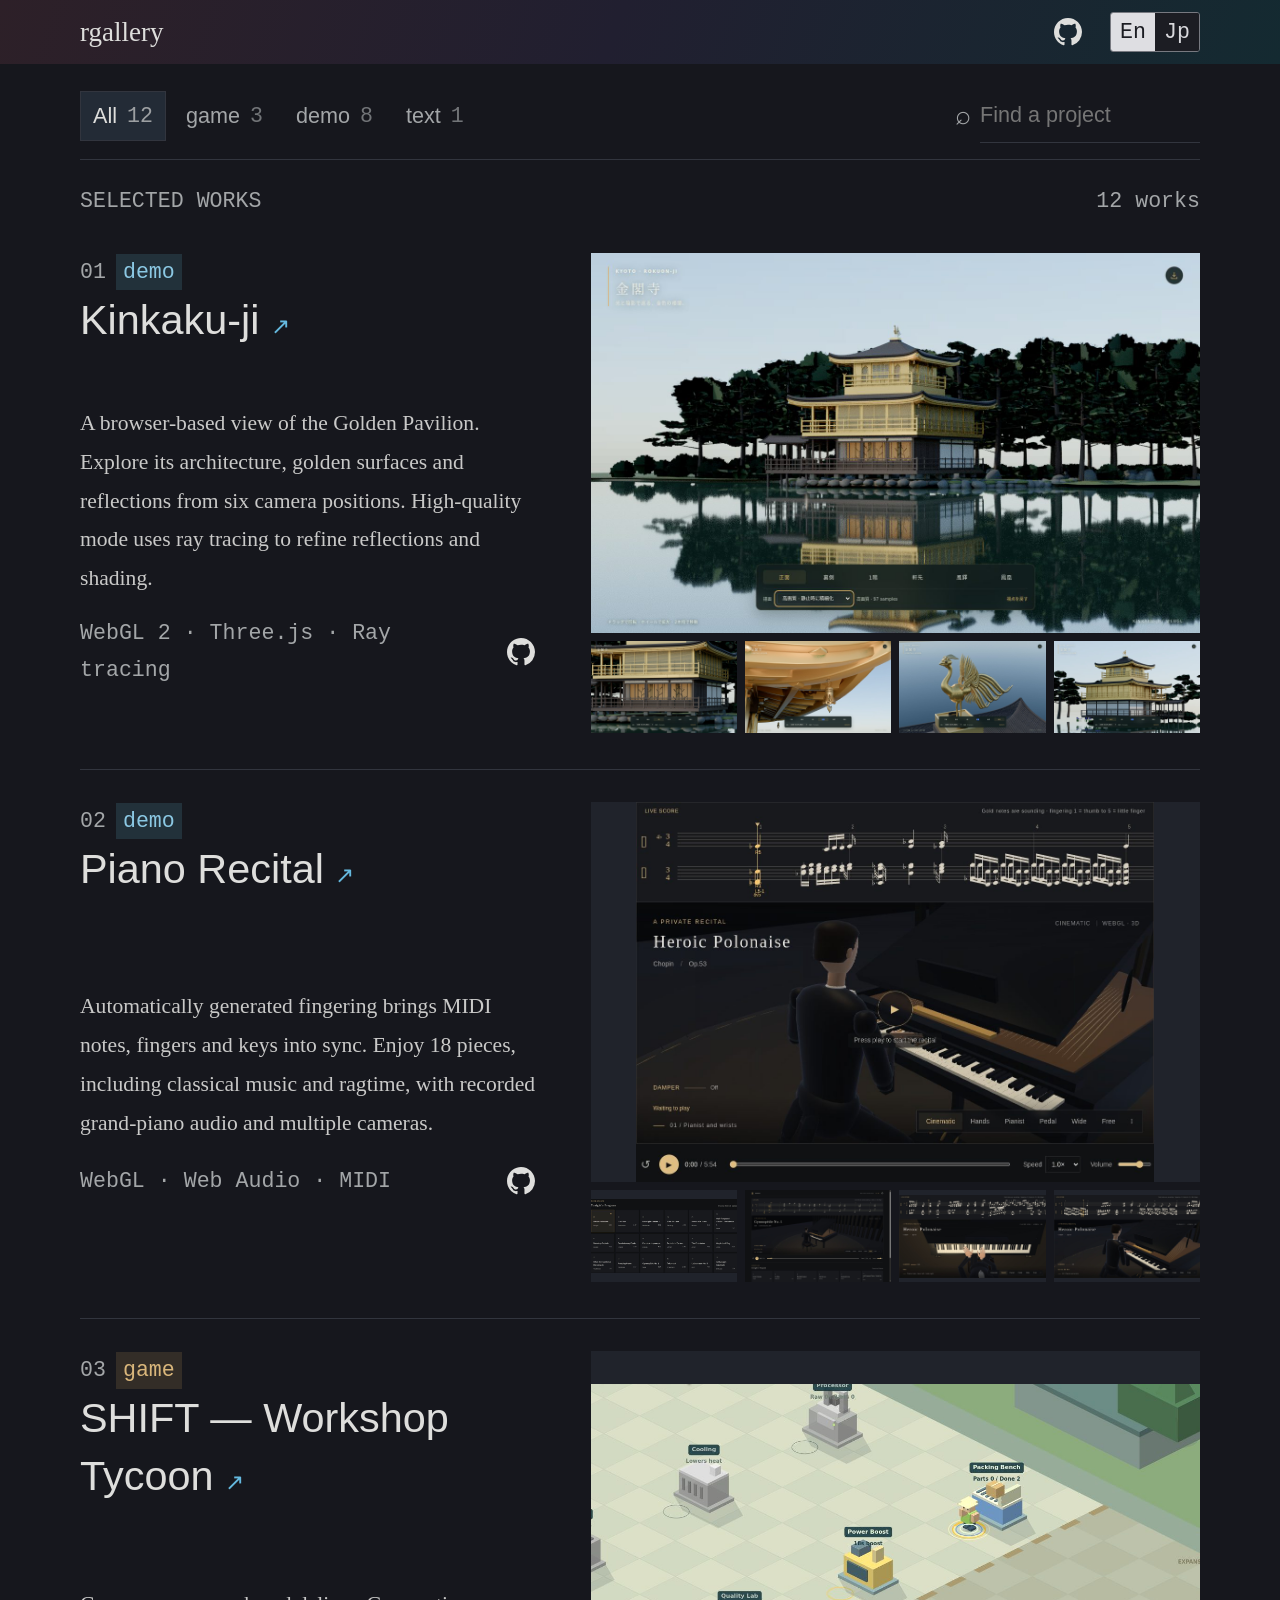
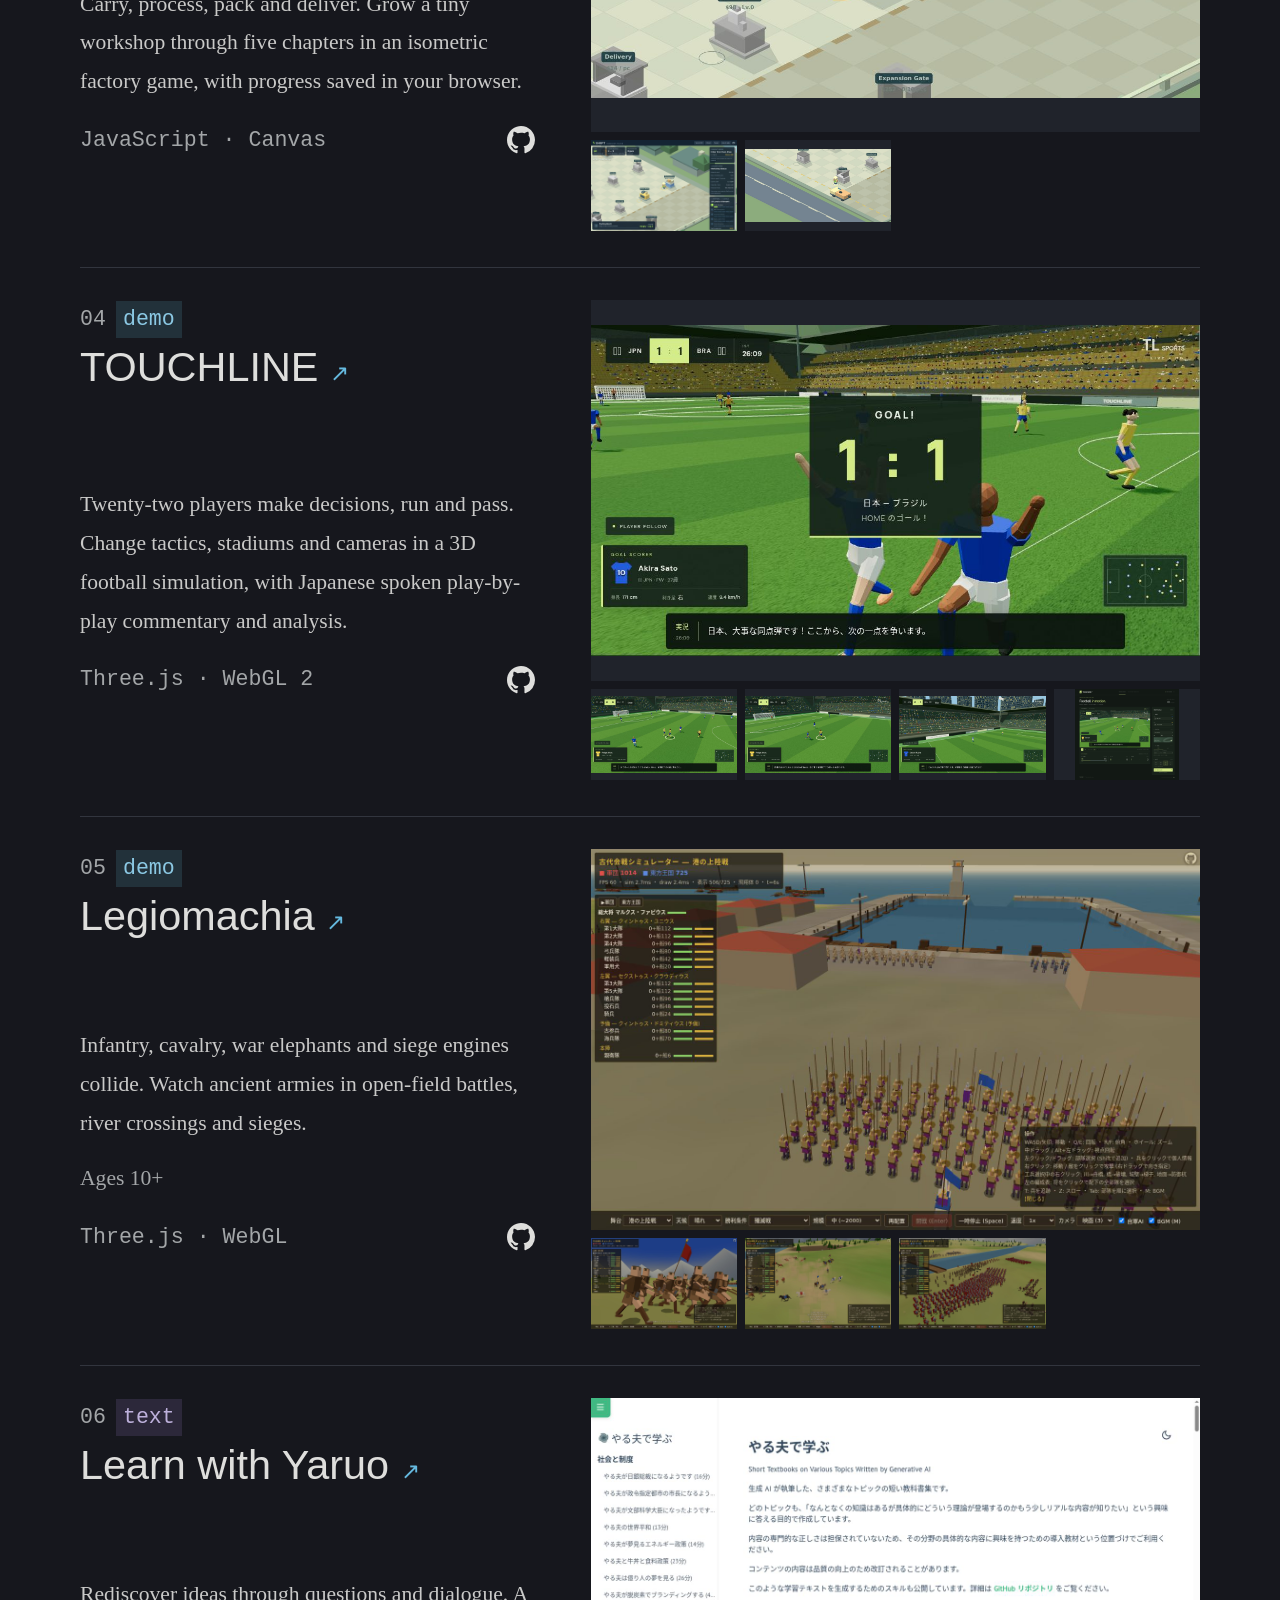
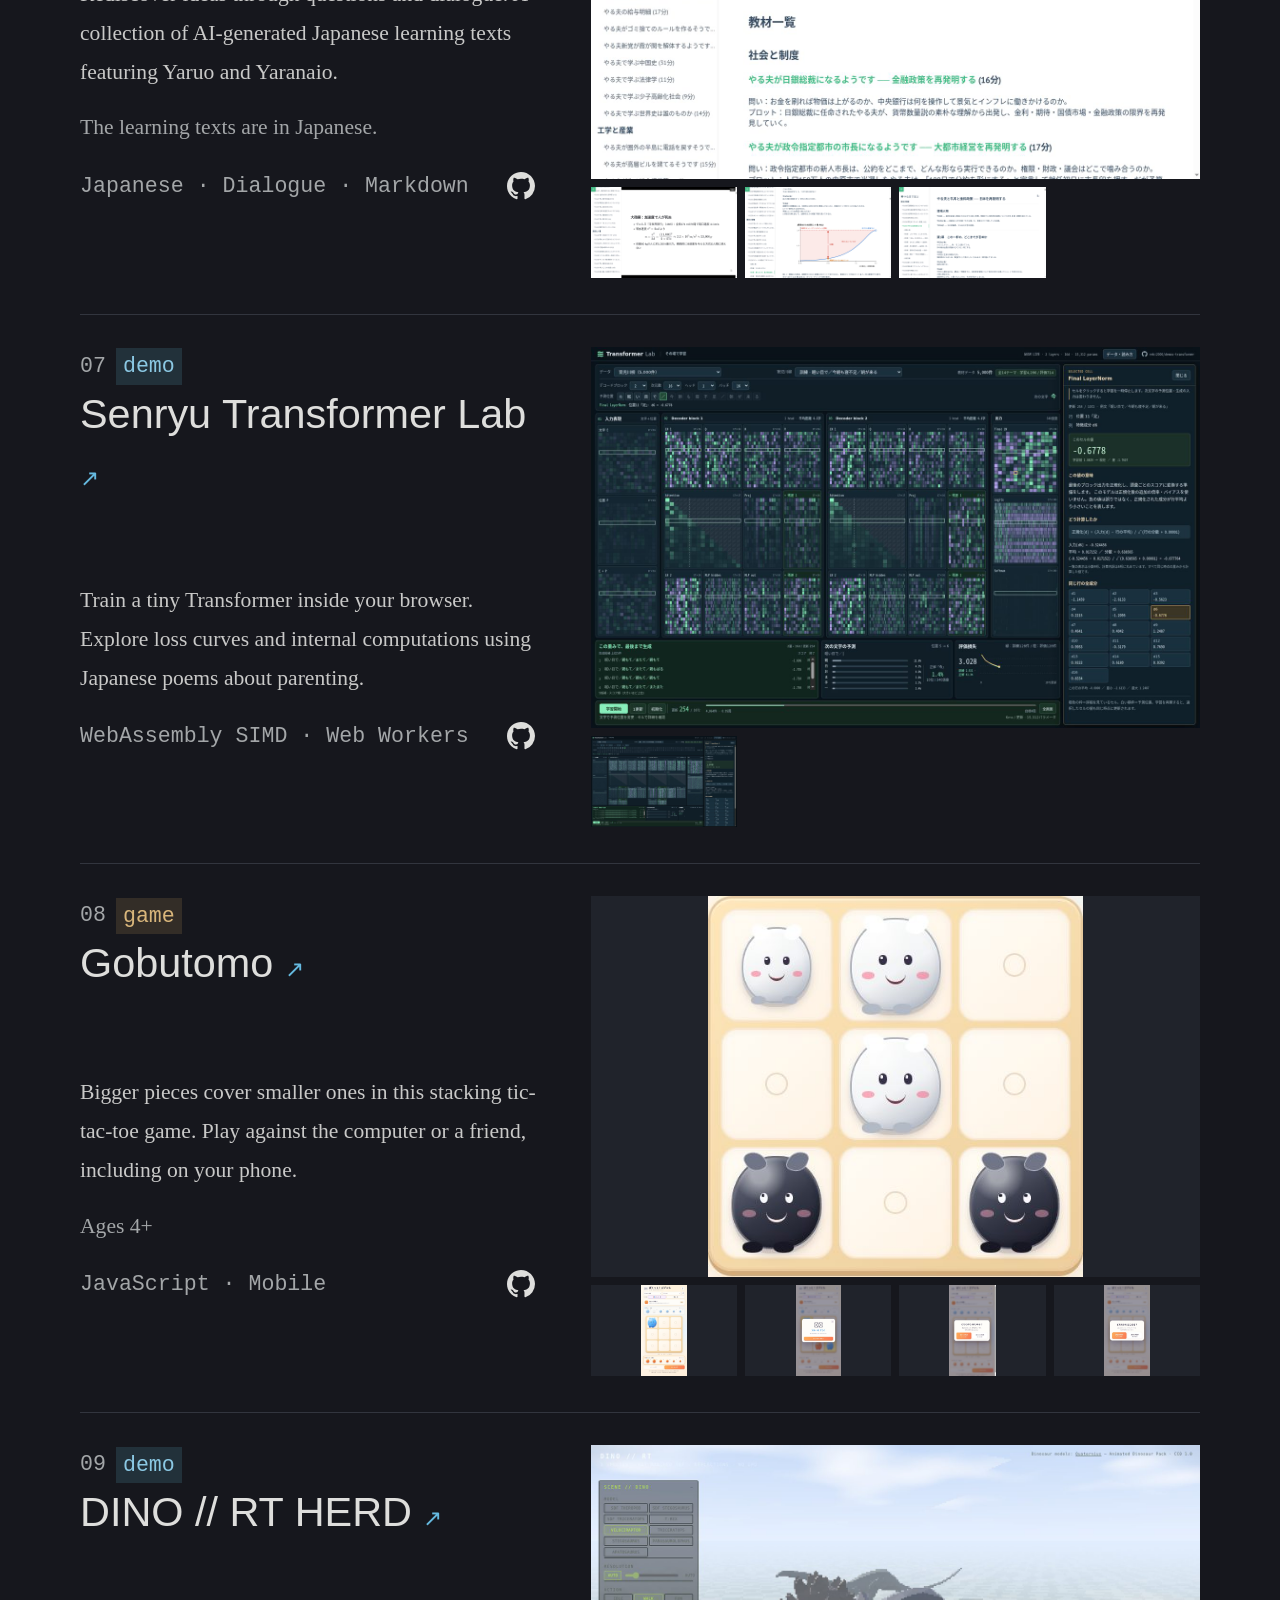
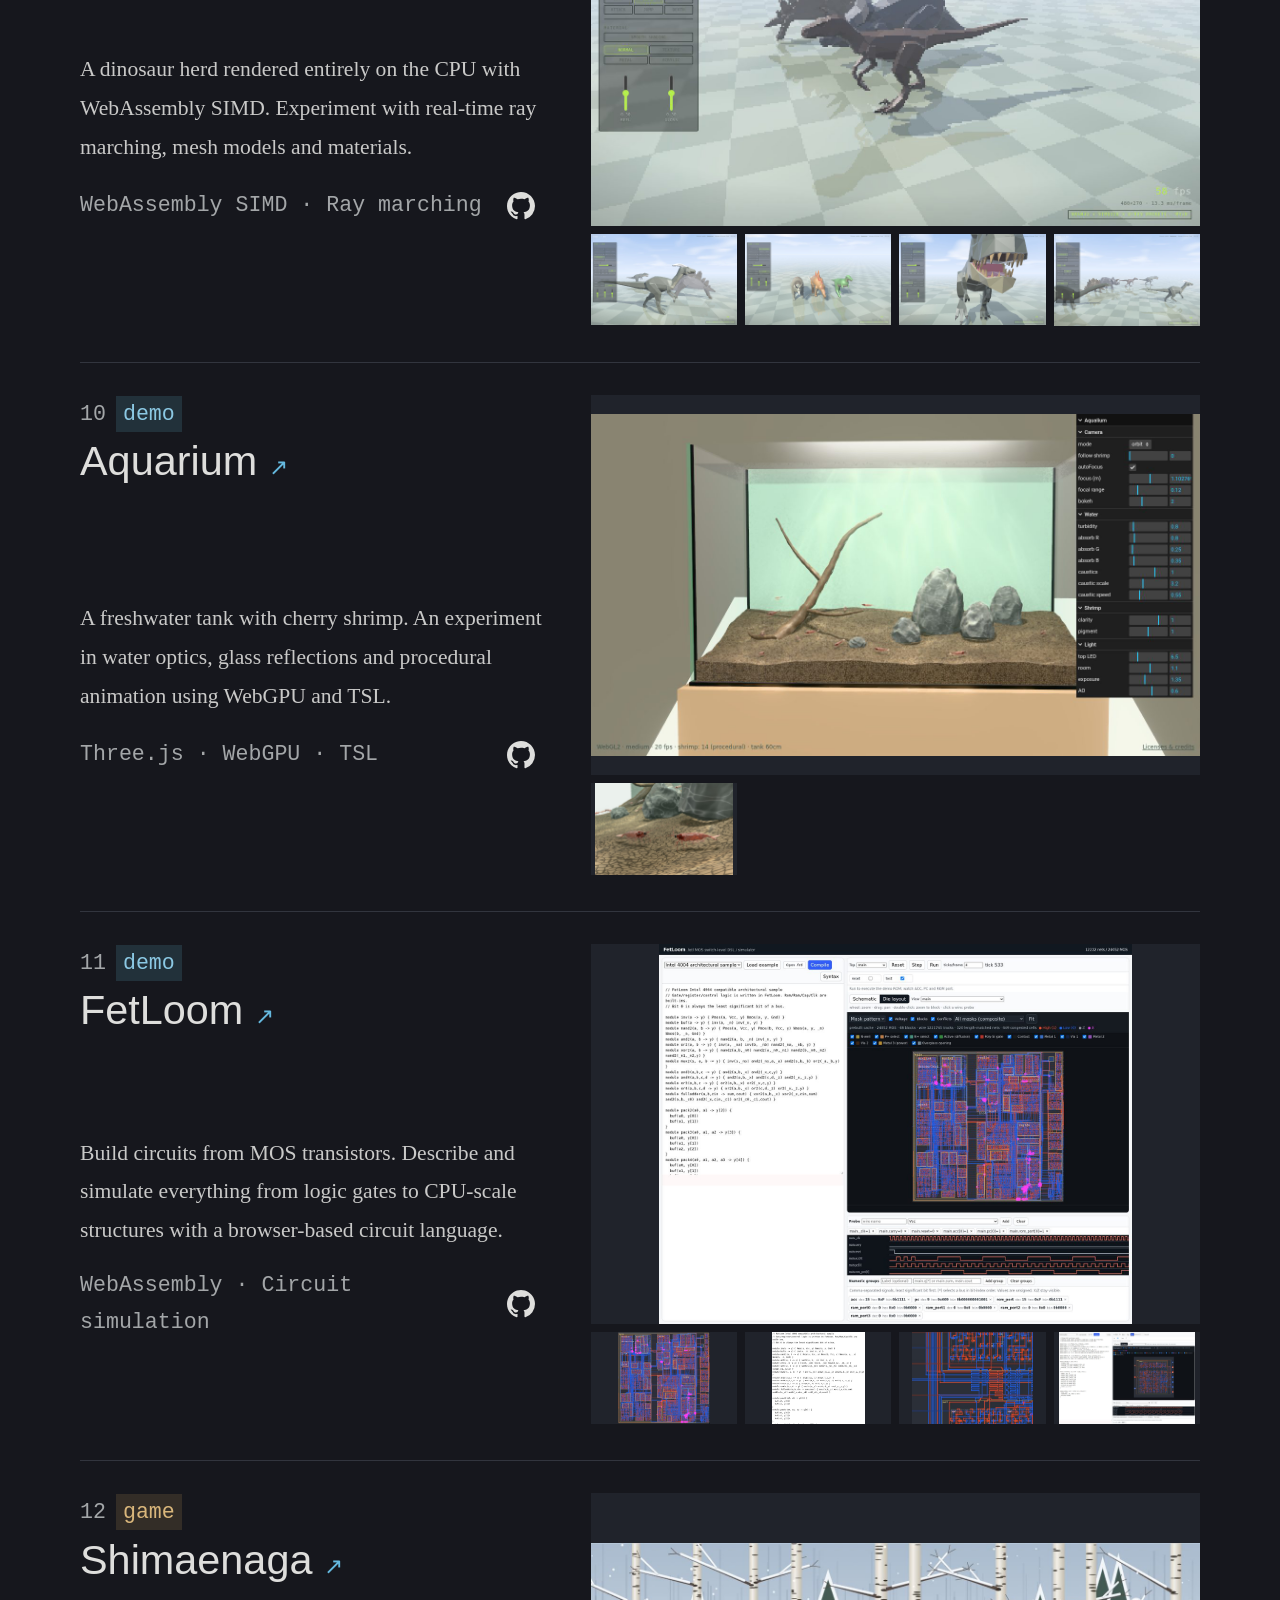
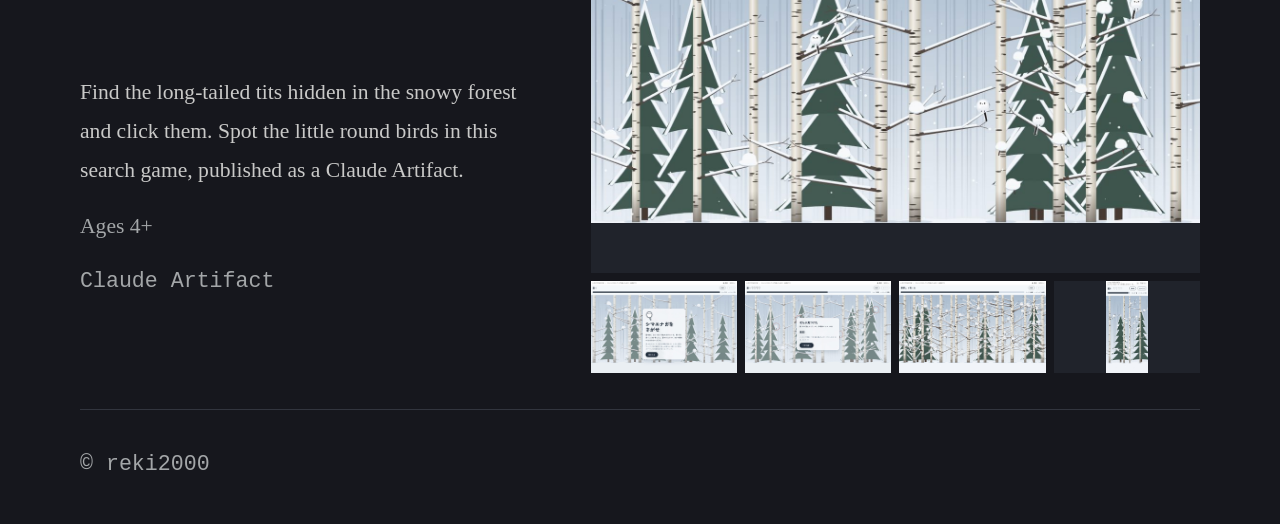
<file: docs/en/index.html>
<!doctype html>
<html lang="en"><head><meta charset="utf-8"><meta name="viewport" content="width=device-width,initial-scale=1">
<title>Collection — rgallery</title><meta name="description" content="Demos and games for the browser. Ideas explored through conversation. A collection of things I make.">
<meta name="theme-color" content="#16171d"><link rel="canonical" href="https://reki2000.github.io/rgallery/en/index.html">
<link rel="alternate" hreflang="ja" href="https://reki2000.github.io/rgallery/index.html">
<meta property="og:type" content="website"><meta property="og:title" content="Collection"><meta property="og:description" content="Demos and games for the browser. Ideas explored through conversation. A collection of things I make."><meta property="og:url" content="https://reki2000.github.io/rgallery/en/index.html">
<link rel="stylesheet" href="../assets/style.css?v=33f4e793"><script src="../assets/site.js?v=e14bcc80" defer></script></head>
<body><a class="skip-link" href="#main">Skip to content</a><div class="page">
<header class="site-header"><a class="wordmark" href="index.html">rgallery</a>
<div class="header-right"><a class="github-link icon-link" href="https://github.com/reki2000/rgallery" target="_blank" rel="noopener noreferrer" aria-label="rgallery · GitHub" title="rgallery · GitHub"><svg viewBox="0 0 16 16" aria-hidden="true" focusable="false"><path fill="currentColor" d="M8 0C3.58 0 0 3.58 0 8c0 3.54 2.29 6.53 5.47 7.59.4.07.55-.17.55-.38 0-.19-.01-.82-.01-1.49-2.01.37-2.53-.49-2.69-.94-.09-.23-.48-.94-.82-1.13-.28-.15-.68-.52-.01-.53.63-.01 1.08.58 1.23.82.72 1.21 1.87.87 2.33.66.07-.52.28-.87.51-1.07-1.78-.2-3.64-.89-3.64-3.95 0-.87.31-1.59.82-2.15-.08-.2-.36-1.02.08-2.12 0 0 .67-.21 2.2.82A7.65 7.65 0 0 1 8 3.86c.68 0 1.36.09 2 .27 1.53-1.04 2.2-.82 2.2-.82.44 1.1.16 1.92.08 2.12.51.56.82 1.27.82 2.15 0 3.07-1.87 3.75-3.65 3.95.29.25.54.73.54 1.48 0 1.07-.01 1.93-.01 2.2 0 .21.15.46.55.38A8.01 8.01 0 0 0 16 8c0-4.42-3.58-8-8-8Z"/></svg></a><nav class="languages" aria-label="Language"><span aria-current="page" class="active" lang="en" aria-label="English">En</span><a href="../index.html" lang="ja" hreflang="ja" aria-label="日本語">Jp</a></nav></div></header>
<main id="main"><h1 class="sr-only">Collection</h1><section class="collection" aria-label="Collection"><div class="collection-tools"><nav class="filters" aria-label="Category"><a href="index.html" data-filter="all" class="filter selected" aria-current="page">All <span class="mono">12</span></a><a href="game.html" data-filter="game" class="filter " >game <span class="mono">3</span></a><a href="demo.html" data-filter="demo" class="filter " >demo <span class="mono">8</span></a><a href="text.html" data-filter="text" class="filter " >text <span class="mono">1</span></a></nav>
<div class="search" hidden><label class="sr-only" for="search">Find a project</label><span aria-hidden="true">⌕</span><input id="search" type="search" placeholder="Find a project" title="Search names, descriptions or technology"><button class="clear-search" hidden aria-label="Clear search">×</button></div></div>
<div class="collection-heading"><span class="mono">SELECTED WORKS</span><span class="result-count mono" role="status" aria-live="polite">12 works</span></div>
<div class="project-list" data-category="all" data-works="works"><article id="project-kinkakuji" class="project" data-tags="demo" data-search="kinkaku-ji a browser-based view of the golden pavilion. explore its architecture, golden surfaces and reflections from six camera positions. high-quality mode uses ray tracing to refine reflections and shading. webgl 2 three.js ray tracing demo">
      <div class="project-head"><div class="head-meta"><span class="number mono">01</span><span class="tag tag-demo">demo</span></div><h2><a class="title-link" href="https://reki2000.github.io/demos-kinkakuji/" target="_blank" rel="noopener noreferrer">Kinkaku-ji <span aria-hidden="true">↗</span></a></h2></div>
      <div class="project-body"><p>A browser-based view of the Golden Pavilion. Explore its architecture, golden surfaces and reflections from six camera positions. High-quality mode uses ray tracing to refine reflections and shading.</p>
      <div class="project-tech"><span class="technologies mono">WebGL 2 · Three.js · Ray tracing</span><a class="repository-link icon-link" href="https://github.com/reki2000/demos-kinkakuji" target="_blank" rel="noopener noreferrer" aria-label="Kinkaku-ji · GitHub" title="Kinkaku-ji · GitHub"><svg viewBox="0 0 16 16" aria-hidden="true" focusable="false"><path fill="currentColor" d="M8 0C3.58 0 0 3.58 0 8c0 3.54 2.29 6.53 5.47 7.59.4.07.55-.17.55-.38 0-.19-.01-.82-.01-1.49-2.01.37-2.53-.49-2.69-.94-.09-.23-.48-.94-.82-1.13-.28-.15-.68-.52-.01-.53.63-.01 1.08.58 1.23.82.72 1.21 1.87.87 2.33.66.07-.52.28-.87.51-1.07-1.78-.2-3.64-.89-3.64-3.95 0-.87.31-1.59.82-2.15-.08-.2-.36-1.02.08-2.12 0 0 .67-.21 2.2.82A7.65 7.65 0 0 1 8 3.86c.68 0 1.36.09 2 .27 1.53-1.04 2.2-.82 2.2-.82.44 1.1.16 1.92.08 2.12.51.56.82 1.27.82 2.15 0 3.07-1.87 3.75-3.65 3.95.29.25.54.73.54 1.48 0 1.07-.01 1.93-.01 2.2 0 .21.15.46.55.38A8.01 8.01 0 0 0 16 8c0-4.42-3.58-8-8-8Z"/></svg></a></div></div>
      <div class="project-preview"><a href="../assets/projects/kinkakuji/images/bbafd30887756fbfefd7.jpg" class="preview-shot screenshot-link shot-0" data-gallery="kinkakuji" data-caption="Front view and reflections" aria-label="Enlarge image: Front view and reflections" ><img src="../assets/projects/kinkakuji/images/bbafd30887756fbfefd7.jpg" alt="Front view and reflections" loading="lazy" decoding="async"></a><a href="../assets/projects/kinkakuji/images/40eb059ac54685e63260.jpg" class="preview-shot screenshot-link shot-1" data-gallery="kinkakuji" data-caption="Ground-floor paintings and veranda" aria-label="Enlarge image: Ground-floor paintings and veranda" ><img src="../assets/projects/kinkakuji/images/40eb059ac54685e63260.jpg" alt="Ground-floor paintings and veranda" loading="lazy" decoding="async"></a><a href="../assets/projects/kinkakuji/images/900a9c59b5b9c751bec2.jpg" class="preview-shot screenshot-link shot-2" data-gallery="kinkakuji" data-caption="Eaves and hanging bell" aria-label="Enlarge image: Eaves and hanging bell" ><img src="../assets/projects/kinkakuji/images/900a9c59b5b9c751bec2.jpg" alt="Eaves and hanging bell" loading="lazy" decoding="async"></a><a href="../assets/projects/kinkakuji/images/5cd1f772769528ccbc5f.jpg" class="preview-shot screenshot-link shot-3" data-gallery="kinkakuji" data-caption="Phoenix on the roof" aria-label="Enlarge image: Phoenix on the roof" ><img src="../assets/projects/kinkakuji/images/5cd1f772769528ccbc5f.jpg" alt="Phoenix on the roof" loading="lazy" decoding="async"></a><a href="../assets/projects/kinkakuji/images/a130f396a6bf901be2d5.jpg" class="preview-shot screenshot-link shot-4" data-gallery="kinkakuji" data-caption="Rear view" aria-label="Enlarge image: Rear view" ><img src="../assets/projects/kinkakuji/images/a130f396a6bf901be2d5.jpg" alt="Rear view" loading="lazy" decoding="async"></a></div></article><article id="project-pianist" class="project" data-tags="demo" data-search="piano recital automatically generated fingering brings midi notes, fingers and keys into sync. enjoy 18 pieces, including classical music and ragtime, with recorded grand-piano audio and multiple cameras. webgl web audio midi demo">
      <div class="project-head"><div class="head-meta"><span class="number mono">02</span><span class="tag tag-demo">demo</span></div><h2><a class="title-link" href="https://reki2000.github.io/demos-pianist/" target="_blank" rel="noopener noreferrer">Piano Recital <span aria-hidden="true">↗</span></a></h2></div>
      <div class="project-body"><p>Automatically generated fingering brings MIDI notes, fingers and keys into sync. Enjoy 18 pieces, including classical music and ragtime, with recorded grand-piano audio and multiple cameras.</p>
      <div class="project-tech"><span class="technologies mono">WebGL · Web Audio · MIDI</span><a class="repository-link icon-link" href="https://github.com/reki2000/demos-pianist" target="_blank" rel="noopener noreferrer" aria-label="Piano Recital · GitHub" title="Piano Recital · GitHub"><svg viewBox="0 0 16 16" aria-hidden="true" focusable="false"><path fill="currentColor" d="M8 0C3.58 0 0 3.58 0 8c0 3.54 2.29 6.53 5.47 7.59.4.07.55-.17.55-.38 0-.19-.01-.82-.01-1.49-2.01.37-2.53-.49-2.69-.94-.09-.23-.48-.94-.82-1.13-.28-.15-.68-.52-.01-.53.63-.01 1.08.58 1.23.82.72 1.21 1.87.87 2.33.66.07-.52.28-.87.51-1.07-1.78-.2-3.64-.89-3.64-3.95 0-.87.31-1.59.82-2.15-.08-.2-.36-1.02.08-2.12 0 0 .67-.21 2.2.82A7.65 7.65 0 0 1 8 3.86c.68 0 1.36.09 2 .27 1.53-1.04 2.2-.82 2.2-.82.44 1.1.16 1.92.08 2.12.51.56.82 1.27.82 2.15 0 3.07-1.87 3.75-3.65 3.95.29.25.54.73.54 1.48 0 1.07-.01 1.93-.01 2.2 0 .21.15.46.55.38A8.01 8.01 0 0 0 16 8c0-4.42-3.58-8-8-8Z"/></svg></a></div></div>
      <div class="project-preview"><a href="../assets/projects/pianist/images/56cb00e380f5f61ce0f1.jpg" class="preview-shot screenshot-link shot-0" data-gallery="pianist" data-caption="Heroic Polonaise · score, performance and playback controls" aria-label="Enlarge image: Heroic Polonaise · score, performance and playback controls" ><img src="../assets/projects/pianist/images/56cb00e380f5f61ce0f1.jpg" alt="Heroic Polonaise · score, performance and playback controls" loading="lazy" decoding="async"></a><a href="../assets/projects/pianist/images/da84420dd699cf44e0b8.jpg" class="preview-shot screenshot-link shot-1" data-gallery="pianist" data-caption="All 18 pieces" aria-label="Enlarge image: All 18 pieces" ><img src="../assets/projects/pianist/images/da84420dd699cf44e0b8.jpg" alt="All 18 pieces" loading="lazy" decoding="async"></a><a href="../assets/projects/pianist/images/9df2aa948b6a42879a92.jpg" class="preview-shot screenshot-link shot-2" data-gallery="pianist" data-caption="Full interface with score, performance and controls" aria-label="Enlarge image: Full interface with score, performance and controls" ><img src="../assets/projects/pianist/images/9df2aa948b6a42879a92.jpg" alt="Full interface with score, performance and controls" loading="lazy" decoding="async"></a><a href="../assets/projects/pianist/images/5975b1fbbb079f7eafb2.jpg" class="preview-shot screenshot-link shot-3" data-gallery="pianist" data-caption="Automatically generated fingering · hands view" aria-label="Enlarge image: Automatically generated fingering · hands view" ><img src="../assets/projects/pianist/images/5975b1fbbb079f7eafb2.jpg" alt="Automatically generated fingering · hands view" loading="lazy" decoding="async"></a><a href="../assets/projects/pianist/images/4a7bf942c2901a3f6448.jpg" class="preview-shot screenshot-link shot-4" data-gallery="pianist" data-caption="Heroic Polonaise · live score and performance" aria-label="Enlarge image: Heroic Polonaise · live score and performance" ><img src="../assets/projects/pianist/images/4a7bf942c2901a3f6448.jpg" alt="Heroic Polonaise · live score and performance" loading="lazy" decoding="async"></a><a href="../assets/projects/pianist/images/bc651e240976e0a58edc.jpg" class="preview-shot screenshot-link shot-5" data-gallery="pianist" data-caption="Mobile · score and performance" aria-label="Enlarge image: Mobile · score and performance" hidden></a><a href="../assets/projects/pianist/images/d4d1ab14e95d66df1081.jpg" class="preview-shot screenshot-link shot-6" data-gallery="pianist" data-caption="Mobile · score and hands" aria-label="Enlarge image: Mobile · score and hands" hidden></a><a href="../assets/projects/pianist/images/583b21f9a7ab3e2455a9.jpg" class="preview-shot screenshot-link shot-7" data-gallery="pianist" data-caption="Rondo alla Turca · live score and performance" aria-label="Enlarge image: Rondo alla Turca · live score and performance" hidden></a></div></article><article id="project-shift" class="project" data-tags="game" data-search="shift — workshop tycoon carry, process, pack and deliver. grow a tiny workshop through five chapters in an isometric factory game, with progress saved in your browser. javascript canvas game">
      <div class="project-head"><div class="head-meta"><span class="number mono">03</span><span class="tag tag-game">game</span></div><h2><a class="title-link" href="https://reki2000.github.io/demos-worker/" target="_blank" rel="noopener noreferrer">SHIFT — Workshop Tycoon <span aria-hidden="true">↗</span></a></h2></div>
      <div class="project-body"><p>Carry, process, pack and deliver. Grow a tiny workshop through five chapters in an isometric factory game, with progress saved in your browser.</p>
      <div class="project-tech"><span class="technologies mono">JavaScript · Canvas</span><a class="repository-link icon-link" href="https://github.com/reki2000/demos-worker" target="_blank" rel="noopener noreferrer" aria-label="SHIFT — Workshop Tycoon · GitHub" title="SHIFT — Workshop Tycoon · GitHub"><svg viewBox="0 0 16 16" aria-hidden="true" focusable="false"><path fill="currentColor" d="M8 0C3.58 0 0 3.58 0 8c0 3.54 2.29 6.53 5.47 7.59.4.07.55-.17.55-.38 0-.19-.01-.82-.01-1.49-2.01.37-2.53-.49-2.69-.94-.09-.23-.48-.94-.82-1.13-.28-.15-.68-.52-.01-.53.63-.01 1.08.58 1.23.82.72 1.21 1.87.87 2.33.66.07-.52.28-.87.51-1.07-1.78-.2-3.64-.89-3.64-3.95 0-.87.31-1.59.82-2.15-.08-.2-.36-1.02.08-2.12 0 0 .67-.21 2.2.82A7.65 7.65 0 0 1 8 3.86c.68 0 1.36.09 2 .27 1.53-1.04 2.2-.82 2.2-.82.44 1.1.16 1.92.08 2.12.51.56.82 1.27.82 2.15 0 3.07-1.87 3.75-3.65 3.95.29.25.54.73.54 1.48 0 1.07-.01 1.93-.01 2.2 0 .21.15.46.55.38A8.01 8.01 0 0 0 16 8c0-4.42-3.58-8-8-8Z"/></svg></a></div></div>
      <div class="project-preview"><a href="../assets/projects/shift/images/bd65cfd5ac6fcfdffb1b.jpg" class="preview-shot screenshot-link shot-0" data-gallery="shift" data-caption="Processing and packing in the workshop" aria-label="Enlarge image: Processing and packing in the workshop" ><img src="../assets/projects/shift/images/bd65cfd5ac6fcfdffb1b.jpg" alt="Processing and packing in the workshop" loading="lazy" decoding="async"></a><a href="../assets/projects/shift/images/bcfa1e513889536100d5.jpg" class="preview-shot screenshot-link shot-1" data-gallery="shift" data-caption="Full workshop interface" aria-label="Enlarge image: Full workshop interface" ><img src="../assets/projects/shift/images/bcfa1e513889536100d5.jpg" alt="Full workshop interface" loading="lazy" decoding="async"></a><a href="../assets/projects/shift/images/961adf9319c478b05d92.jpg" class="preview-shot screenshot-link shot-2" data-gallery="shift" data-caption="Delivery scene" aria-label="Enlarge image: Delivery scene" ><img src="../assets/projects/shift/images/961adf9319c478b05d92.jpg" alt="Delivery scene" loading="lazy" decoding="async"></a></div></article><article id="project-touchline" class="project" data-tags="demo" data-search="touchline twenty-two players make decisions, run and pass. change tactics, stadiums and cameras in a 3d football simulation, with japanese spoken play-by-play commentary and analysis. three.js webgl 2 demo">
      <div class="project-head"><div class="head-meta"><span class="number mono">04</span><span class="tag tag-demo">demo</span></div><h2><a class="title-link" href="https://reki2000.github.io/demos-soccer/" target="_blank" rel="noopener noreferrer">TOUCHLINE <span aria-hidden="true">↗</span></a></h2></div>
      <div class="project-body"><p>Twenty-two players make decisions, run and pass. Change tactics, stadiums and cameras in a 3D football simulation, with Japanese spoken play-by-play commentary and analysis.</p>
      <div class="project-tech"><span class="technologies mono">Three.js · WebGL 2</span><a class="repository-link icon-link" href="https://github.com/reki2000/demos-soccer" target="_blank" rel="noopener noreferrer" aria-label="TOUCHLINE · GitHub" title="TOUCHLINE · GitHub"><svg viewBox="0 0 16 16" aria-hidden="true" focusable="false"><path fill="currentColor" d="M8 0C3.58 0 0 3.58 0 8c0 3.54 2.29 6.53 5.47 7.59.4.07.55-.17.55-.38 0-.19-.01-.82-.01-1.49-2.01.37-2.53-.49-2.69-.94-.09-.23-.48-.94-.82-1.13-.28-.15-.68-.52-.01-.53.63-.01 1.08.58 1.23.82.72 1.21 1.87.87 2.33.66.07-.52.28-.87.51-1.07-1.78-.2-3.64-.89-3.64-3.95 0-.87.31-1.59.82-2.15-.08-.2-.36-1.02.08-2.12 0 0 .67-.21 2.2.82A7.65 7.65 0 0 1 8 3.86c.68 0 1.36.09 2 .27 1.53-1.04 2.2-.82 2.2-.82.44 1.1.16 1.92.08 2.12.51.56.82 1.27.82 2.15 0 3.07-1.87 3.75-3.65 3.95.29.25.54.73.54 1.48 0 1.07-.01 1.93-.01 2.2 0 .21.15.46.55.38A8.01 8.01 0 0 0 16 8c0-4.42-3.58-8-8-8Z"/></svg></a></div></div>
      <div class="project-preview"><a href="../assets/projects/touchline/images/55f98bf6ba88c850c919.jpg" class="preview-shot screenshot-link shot-0" data-gallery="touchline" data-caption="Goal celebration" aria-label="Enlarge image: Goal celebration" ><img src="../assets/projects/touchline/images/55f98bf6ba88c850c919.jpg" alt="Goal celebration" loading="lazy" decoding="async"></a><a href="../assets/projects/touchline/images/0d814fae47db78426adf.jpg" class="preview-shot screenshot-link shot-1" data-gallery="touchline" data-caption="Match scene 1" aria-label="Enlarge image: Match scene 1" ><img src="../assets/projects/touchline/images/0d814fae47db78426adf.jpg" alt="Match scene 1" loading="lazy" decoding="async"></a><a href="../assets/projects/touchline/images/0c554bc7fa4fd9c089bd.jpg" class="preview-shot screenshot-link shot-2" data-gallery="touchline" data-caption="Match scene 2" aria-label="Enlarge image: Match scene 2" ><img src="../assets/projects/touchline/images/0c554bc7fa4fd9c089bd.jpg" alt="Match scene 2" loading="lazy" decoding="async"></a><a href="../assets/projects/touchline/images/8985163483ad59d58647.jpg" class="preview-shot screenshot-link shot-3" data-gallery="touchline" data-caption="Match scene 3" aria-label="Enlarge image: Match scene 3" ><img src="../assets/projects/touchline/images/8985163483ad59d58647.jpg" alt="Match scene 3" loading="lazy" decoding="async"></a><a href="../assets/projects/touchline/images/dd173c65bf1949a67d55.jpg" class="preview-shot screenshot-link shot-4" data-gallery="touchline" data-caption="Full interface with match and settings" aria-label="Enlarge image: Full interface with match and settings" ><img src="../assets/projects/touchline/images/dd173c65bf1949a67d55.jpg" alt="Full interface with match and settings" loading="lazy" decoding="async"></a><a href="../assets/projects/touchline/images/599aa3c7ba1aa57aa2b5.jpg" class="preview-shot screenshot-link shot-5" data-gallery="touchline" data-caption="Desktop scene 1" aria-label="Enlarge image: Desktop scene 1" hidden></a><a href="../assets/projects/touchline/images/70a3eda86332a8f59523.jpg" class="preview-shot screenshot-link shot-6" data-gallery="touchline" data-caption="Desktop scene 2" aria-label="Enlarge image: Desktop scene 2" hidden></a><a href="../assets/projects/touchline/images/7f74700e5c842a491a9d.jpg" class="preview-shot screenshot-link shot-7" data-gallery="touchline" data-caption="Mobile match 1" aria-label="Enlarge image: Mobile match 1" hidden></a><a href="../assets/projects/touchline/images/291b321281d9828221f7.jpg" class="preview-shot screenshot-link shot-8" data-gallery="touchline" data-caption="Mobile match 2" aria-label="Enlarge image: Mobile match 2" hidden></a></div></article><article id="project-legiomachia" class="project" data-tags="demo" data-search="legiomachia infantry, cavalry, war elephants and siege engines collide. watch ancient armies in open-field battles, river crossings and sieges. three.js webgl demo">
      <div class="project-head"><div class="head-meta"><span class="number mono">05</span><span class="tag tag-demo">demo</span></div><h2><a class="title-link" href="https://reki2000.github.io/legiomachia/" target="_blank" rel="noopener noreferrer">Legiomachia <span aria-hidden="true">↗</span></a></h2></div>
      <div class="project-body"><p>Infantry, cavalry, war elephants and siege engines collide. Watch ancient armies in open-field battles, river crossings and sieges.</p><p class="project-note">Ages 10+</p>
      <div class="project-tech"><span class="technologies mono">Three.js · WebGL</span><a class="repository-link icon-link" href="https://github.com/reki2000/legiomachia" target="_blank" rel="noopener noreferrer" aria-label="Legiomachia · GitHub" title="Legiomachia · GitHub"><svg viewBox="0 0 16 16" aria-hidden="true" focusable="false"><path fill="currentColor" d="M8 0C3.58 0 0 3.58 0 8c0 3.54 2.29 6.53 5.47 7.59.4.07.55-.17.55-.38 0-.19-.01-.82-.01-1.49-2.01.37-2.53-.49-2.69-.94-.09-.23-.48-.94-.82-1.13-.28-.15-.68-.52-.01-.53.63-.01 1.08.58 1.23.82.72 1.21 1.87.87 2.33.66.07-.52.28-.87.51-1.07-1.78-.2-3.64-.89-3.64-3.95 0-.87.31-1.59.82-2.15-.08-.2-.36-1.02.08-2.12 0 0 .67-.21 2.2.82A7.65 7.65 0 0 1 8 3.86c.68 0 1.36.09 2 .27 1.53-1.04 2.2-.82 2.2-.82.44 1.1.16 1.92.08 2.12.51.56.82 1.27.82 2.15 0 3.07-1.87 3.75-3.65 3.95.29.25.54.73.54 1.48 0 1.07-.01 1.93-.01 2.2 0 .21.15.46.55.38A8.01 8.01 0 0 0 16 8c0-4.42-3.58-8-8-8Z"/></svg></a></div></div>
      <div class="project-preview"><a href="../assets/projects/legiomachia/images/95d96b8b764e8a8298e1.jpg" class="preview-shot screenshot-link shot-0" data-gallery="legiomachia" data-caption="Desktop scene 1" aria-label="Enlarge image: Desktop scene 1" ><img src="../assets/projects/legiomachia/images/95d96b8b764e8a8298e1.jpg" alt="Desktop scene 1" loading="lazy" decoding="async"></a><a href="../assets/projects/legiomachia/images/f4c1203c3255be5cd4a3.jpg" class="preview-shot screenshot-link shot-1" data-gallery="legiomachia" data-caption="Desktop scene 2" aria-label="Enlarge image: Desktop scene 2" ><img src="../assets/projects/legiomachia/images/f4c1203c3255be5cd4a3.jpg" alt="Desktop scene 2" loading="lazy" decoding="async"></a><a href="../assets/projects/legiomachia/images/51164bb4ab0cd436952b.jpg" class="preview-shot screenshot-link shot-2" data-gallery="legiomachia" data-caption="Desktop scene 3" aria-label="Enlarge image: Desktop scene 3" ><img src="../assets/projects/legiomachia/images/51164bb4ab0cd436952b.jpg" alt="Desktop scene 3" loading="lazy" decoding="async"></a><a href="../assets/projects/legiomachia/images/b26dcdf287b6555551e4.jpg" class="preview-shot screenshot-link shot-3" data-gallery="legiomachia" data-caption="Desktop scene 4" aria-label="Enlarge image: Desktop scene 4" ><img src="../assets/projects/legiomachia/images/b26dcdf287b6555551e4.jpg" alt="Desktop scene 4" loading="lazy" decoding="async"></a></div></article><article id="project-yaruo" class="project" data-tags="text" data-search="learn with yaruo rediscover ideas through questions and dialogue. a collection of ai-generated japanese learning texts featuring yaruo and yaranaio. japanese dialogue markdown text">
      <div class="project-head"><div class="head-meta"><span class="number mono">06</span><span class="tag tag-text">text</span></div><h2><a class="title-link" href="https://reki2000.github.io/genai-textbooks/" target="_blank" rel="noopener noreferrer">Learn with Yaruo <span aria-hidden="true">↗</span></a></h2></div>
      <div class="project-body"><p>Rediscover ideas through questions and dialogue. A collection of AI-generated Japanese learning texts featuring Yaruo and Yaranaio.</p><p class="project-note">The learning texts are in Japanese.</p>
      <div class="project-tech"><span class="technologies mono">Japanese · Dialogue · Markdown</span><a class="repository-link icon-link" href="https://github.com/reki2000/genai-textbooks" target="_blank" rel="noopener noreferrer" aria-label="Learn with Yaruo · GitHub" title="Learn with Yaruo · GitHub"><svg viewBox="0 0 16 16" aria-hidden="true" focusable="false"><path fill="currentColor" d="M8 0C3.58 0 0 3.58 0 8c0 3.54 2.29 6.53 5.47 7.59.4.07.55-.17.55-.38 0-.19-.01-.82-.01-1.49-2.01.37-2.53-.49-2.69-.94-.09-.23-.48-.94-.82-1.13-.28-.15-.68-.52-.01-.53.63-.01 1.08.58 1.23.82.72 1.21 1.87.87 2.33.66.07-.52.28-.87.51-1.07-1.78-.2-3.64-.89-3.64-3.95 0-.87.31-1.59.82-2.15-.08-.2-.36-1.02.08-2.12 0 0 .67-.21 2.2.82A7.65 7.65 0 0 1 8 3.86c.68 0 1.36.09 2 .27 1.53-1.04 2.2-.82 2.2-.82.44 1.1.16 1.92.08 2.12.51.56.82 1.27.82 2.15 0 3.07-1.87 3.75-3.65 3.95.29.25.54.73.54 1.48 0 1.07-.01 1.93-.01 2.2 0 .21.15.46.55.38A8.01 8.01 0 0 0 16 8c0-4.42-3.58-8-8-8Z"/></svg></a></div></div>
      <div class="project-preview"><a href="../assets/projects/yaruo/images/9a870be2a2148fafc837.jpg" class="preview-shot screenshot-link shot-0" data-gallery="yaruo" data-caption="Textbook collection" aria-label="Enlarge image: Textbook collection" ><img src="../assets/projects/yaruo/images/9a870be2a2148fafc837.jpg" alt="Textbook collection" loading="lazy" decoding="async"></a><a href="../assets/projects/yaruo/images/9baea0e2d2d753c6798f.jpg" class="preview-shot screenshot-link shot-1" data-gallery="yaruo" data-caption="Textbook slide view" aria-label="Enlarge image: Textbook slide view" ><img src="../assets/projects/yaruo/images/9baea0e2d2d753c6798f.jpg" alt="Textbook slide view" loading="lazy" decoding="async"></a><a href="../assets/projects/yaruo/images/ad20604eb8ff7365beb4.jpg" class="preview-shot screenshot-link shot-2" data-gallery="yaruo" data-caption="Learning information theory through dialogue and diagrams" aria-label="Enlarge image: Learning information theory through dialogue and diagrams" ><img src="../assets/projects/yaruo/images/ad20604eb8ff7365beb4.jpg" alt="Learning information theory through dialogue and diagrams" loading="lazy" decoding="async"></a><a href="../assets/projects/yaruo/images/b92f315e2b6799054f86.jpg" class="preview-shot screenshot-link shot-3" data-gallery="yaruo" data-caption="Food-policy textbook dialogue" aria-label="Enlarge image: Food-policy textbook dialogue" ><img src="../assets/projects/yaruo/images/b92f315e2b6799054f86.jpg" alt="Food-policy textbook dialogue" loading="lazy" decoding="async"></a></div></article><article id="project-transformer" class="project" data-tags="demo" data-search="senryu transformer lab train a tiny transformer inside your browser. explore loss curves and internal computations using japanese poems about parenting. webassembly simd web workers demo">
      <div class="project-head"><div class="head-meta"><span class="number mono">07</span><span class="tag tag-demo">demo</span></div><h2><a class="title-link" href="https://reki2000.github.io/demos-transformer/" target="_blank" rel="noopener noreferrer">Senryu Transformer Lab <span aria-hidden="true">↗</span></a></h2></div>
      <div class="project-body"><p>Train a tiny Transformer inside your browser. Explore loss curves and internal computations using Japanese poems about parenting.</p>
      <div class="project-tech"><span class="technologies mono">WebAssembly SIMD · Web Workers</span><a class="repository-link icon-link" href="https://github.com/reki2000/demos-transformer" target="_blank" rel="noopener noreferrer" aria-label="Senryu Transformer Lab · GitHub" title="Senryu Transformer Lab · GitHub"><svg viewBox="0 0 16 16" aria-hidden="true" focusable="false"><path fill="currentColor" d="M8 0C3.58 0 0 3.58 0 8c0 3.54 2.29 6.53 5.47 7.59.4.07.55-.17.55-.38 0-.19-.01-.82-.01-1.49-2.01.37-2.53-.49-2.69-.94-.09-.23-.48-.94-.82-1.13-.28-.15-.68-.52-.01-.53.63-.01 1.08.58 1.23.82.72 1.21 1.87.87 2.33.66.07-.52.28-.87.51-1.07-1.78-.2-3.64-.89-3.64-3.95 0-.87.31-1.59.82-2.15-.08-.2-.36-1.02.08-2.12 0 0 .67-.21 2.2.82A7.65 7.65 0 0 1 8 3.86c.68 0 1.36.09 2 .27 1.53-1.04 2.2-.82 2.2-.82.44 1.1.16 1.92.08 2.12.51.56.82 1.27.82 2.15 0 3.07-1.87 3.75-3.65 3.95.29.25.54.73.54 1.48 0 1.07-.01 1.93-.01 2.2 0 .21.15.46.55.38A8.01 8.01 0 0 0 16 8c0-4.42-3.58-8-8-8Z"/></svg></a></div></div>
      <div class="project-preview"><a href="../assets/projects/transformer/images/5edcca04697e75cd16de.jpg" class="preview-shot screenshot-link shot-0" data-gallery="transformer" data-caption="Desktop scene 1" aria-label="Enlarge image: Desktop scene 1" ><img src="../assets/projects/transformer/images/5edcca04697e75cd16de.jpg" alt="Desktop scene 1" loading="lazy" decoding="async"></a><a href="../assets/projects/transformer/images/77be8989d43e303b61d8.jpg" class="preview-shot screenshot-link shot-1" data-gallery="transformer" data-caption="Desktop scene 2" aria-label="Enlarge image: Desktop scene 2" ><img src="../assets/projects/transformer/images/77be8989d43e303b61d8.jpg" alt="Desktop scene 2" loading="lazy" decoding="async"></a></div></article><article id="project-gobutomo" class="project" data-tags="game" data-search="gobutomo bigger pieces cover smaller ones in this stacking tic-tac-toe game. play against the computer or a friend, including on your phone. javascript mobile game">
      <div class="project-head"><div class="head-meta"><span class="number mono">08</span><span class="tag tag-game">game</span></div><h2><a class="title-link" href="https://reki2000.github.io/gobutomo/" target="_blank" rel="noopener noreferrer">Gobutomo <span aria-hidden="true">↗</span></a></h2></div>
      <div class="project-body"><p>Bigger pieces cover smaller ones in this stacking tic-tac-toe game. Play against the computer or a friend, including on your phone.</p><p class="project-note">Ages 4+</p>
      <div class="project-tech"><span class="technologies mono">JavaScript · Mobile</span><a class="repository-link icon-link" href="https://github.com/reki2000/gobutomo" target="_blank" rel="noopener noreferrer" aria-label="Gobutomo · GitHub" title="Gobutomo · GitHub"><svg viewBox="0 0 16 16" aria-hidden="true" focusable="false"><path fill="currentColor" d="M8 0C3.58 0 0 3.58 0 8c0 3.54 2.29 6.53 5.47 7.59.4.07.55-.17.55-.38 0-.19-.01-.82-.01-1.49-2.01.37-2.53-.49-2.69-.94-.09-.23-.48-.94-.82-1.13-.28-.15-.68-.52-.01-.53.63-.01 1.08.58 1.23.82.72 1.21 1.87.87 2.33.66.07-.52.28-.87.51-1.07-1.78-.2-3.64-.89-3.64-3.95 0-.87.31-1.59.82-2.15-.08-.2-.36-1.02.08-2.12 0 0 .67-.21 2.2.82A7.65 7.65 0 0 1 8 3.86c.68 0 1.36.09 2 .27 1.53-1.04 2.2-.82 2.2-.82.44 1.1.16 1.92.08 2.12.51.56.82 1.27.82 2.15 0 3.07-1.87 3.75-3.65 3.95.29.25.54.73.54 1.48 0 1.07-.01 1.93-.01 2.2 0 .21.15.46.55.38A8.01 8.01 0 0 0 16 8c0-4.42-3.58-8-8-8Z"/></svg></a></div></div>
      <div class="project-preview"><a href="../assets/projects/gobutomo/images/69a325462843611faf34.jpg" class="preview-shot screenshot-link shot-0" data-gallery="gobutomo" data-caption="Game board during a match" aria-label="Enlarge image: Game board during a match" ><img src="../assets/projects/gobutomo/images/69a325462843611faf34.jpg" alt="Game board during a match" loading="lazy" decoding="async"></a><a href="../assets/projects/gobutomo/images/4108b57b1cb8a9e087d1.jpg" class="preview-shot screenshot-link shot-1" data-gallery="gobutomo" data-caption="Desktop scene 3" aria-label="Enlarge image: Desktop scene 3" ><img src="../assets/projects/gobutomo/images/4108b57b1cb8a9e087d1.jpg" alt="Desktop scene 3" loading="lazy" decoding="async"></a><a href="../assets/projects/gobutomo/images/5e89d6d719bec11e893e.jpg" class="preview-shot screenshot-link shot-2" data-gallery="gobutomo" data-caption="Desktop scene 4" aria-label="Enlarge image: Desktop scene 4" ><img src="../assets/projects/gobutomo/images/5e89d6d719bec11e893e.jpg" alt="Desktop scene 4" loading="lazy" decoding="async"></a><a href="../assets/projects/gobutomo/images/0752973c56cbe4b1ad4f.jpg" class="preview-shot screenshot-link shot-3" data-gallery="gobutomo" data-caption="Desktop scene 1" aria-label="Enlarge image: Desktop scene 1" ><img src="../assets/projects/gobutomo/images/0752973c56cbe4b1ad4f.jpg" alt="Desktop scene 1" loading="lazy" decoding="async"></a><a href="../assets/projects/gobutomo/images/4dc9141df2d8d23d6be6.jpg" class="preview-shot screenshot-link shot-4" data-gallery="gobutomo" data-caption="Desktop scene 2" aria-label="Enlarge image: Desktop scene 2" ><img src="../assets/projects/gobutomo/images/4dc9141df2d8d23d6be6.jpg" alt="Desktop scene 2" loading="lazy" decoding="async"></a></div></article><article id="project-dino" class="project" data-tags="demo" data-search="dino // rt herd a dinosaur herd rendered entirely on the cpu with webassembly simd. experiment with real-time ray marching, mesh models and materials. webassembly simd ray marching demo">
      <div class="project-head"><div class="head-meta"><span class="number mono">09</span><span class="tag tag-demo">demo</span></div><h2><a class="title-link" href="https://wasm-raytrace.pages.dev/" target="_blank" rel="noopener noreferrer">DINO // RT HERD <span aria-hidden="true">↗</span></a></h2></div>
      <div class="project-body"><p>A dinosaur herd rendered entirely on the CPU with WebAssembly SIMD. Experiment with real-time ray marching, mesh models and materials.</p>
      <div class="project-tech"><span class="technologies mono">WebAssembly SIMD · Ray marching</span><a class="repository-link icon-link" href="https://github.com/reki2000/wasm-raytrace" target="_blank" rel="noopener noreferrer" aria-label="DINO // RT HERD · GitHub" title="DINO // RT HERD · GitHub"><svg viewBox="0 0 16 16" aria-hidden="true" focusable="false"><path fill="currentColor" d="M8 0C3.58 0 0 3.58 0 8c0 3.54 2.29 6.53 5.47 7.59.4.07.55-.17.55-.38 0-.19-.01-.82-.01-1.49-2.01.37-2.53-.49-2.69-.94-.09-.23-.48-.94-.82-1.13-.28-.15-.68-.52-.01-.53.63-.01 1.08.58 1.23.82.72 1.21 1.87.87 2.33.66.07-.52.28-.87.51-1.07-1.78-.2-3.64-.89-3.64-3.95 0-.87.31-1.59.82-2.15-.08-.2-.36-1.02.08-2.12 0 0 .67-.21 2.2.82A7.65 7.65 0 0 1 8 3.86c.68 0 1.36.09 2 .27 1.53-1.04 2.2-.82 2.2-.82.44 1.1.16 1.92.08 2.12.51.56.82 1.27.82 2.15 0 3.07-1.87 3.75-3.65 3.95.29.25.54.73.54 1.48 0 1.07-.01 1.93-.01 2.2 0 .21.15.46.55.38A8.01 8.01 0 0 0 16 8c0-4.42-3.58-8-8-8Z"/></svg></a></div></div>
      <div class="project-preview"><a href="../assets/projects/dino/images/c30d23d20da464ac21e7.jpg" class="preview-shot screenshot-link shot-0" data-gallery="dino" data-caption="Desktop scene 1" aria-label="Enlarge image: Desktop scene 1" ><img src="../assets/projects/dino/images/c30d23d20da464ac21e7.jpg" alt="Desktop scene 1" loading="lazy" decoding="async"></a><a href="../assets/projects/dino/images/eb846e7b4bdbc2f27441.jpg" class="preview-shot screenshot-link shot-1" data-gallery="dino" data-caption="Desktop scene 2" aria-label="Enlarge image: Desktop scene 2" ><img src="../assets/projects/dino/images/eb846e7b4bdbc2f27441.jpg" alt="Desktop scene 2" loading="lazy" decoding="async"></a><a href="../assets/projects/dino/images/fc13efef9b4a2171f33f.jpg" class="preview-shot screenshot-link shot-2" data-gallery="dino" data-caption="Desktop scene 3" aria-label="Enlarge image: Desktop scene 3" ><img src="../assets/projects/dino/images/fc13efef9b4a2171f33f.jpg" alt="Desktop scene 3" loading="lazy" decoding="async"></a><a href="../assets/projects/dino/images/217f63e358d92432d1c7.jpg" class="preview-shot screenshot-link shot-3" data-gallery="dino" data-caption="Desktop scene 4" aria-label="Enlarge image: Desktop scene 4" ><img src="../assets/projects/dino/images/217f63e358d92432d1c7.jpg" alt="Desktop scene 4" loading="lazy" decoding="async"></a><a href="../assets/projects/dino/images/51c22f23cfb587208dee.jpg" class="preview-shot screenshot-link shot-4" data-gallery="dino" data-caption="Desktop scene 5" aria-label="Enlarge image: Desktop scene 5" ><img src="../assets/projects/dino/images/51c22f23cfb587208dee.jpg" alt="Desktop scene 5" loading="lazy" decoding="async"></a><a href="../assets/projects/dino/images/70452feb90916eed1db2.jpg" class="preview-shot screenshot-link shot-5" data-gallery="dino" data-caption="Mobile scene 1" aria-label="Enlarge image: Mobile scene 1" hidden></a><a href="../assets/projects/dino/images/16932974ba059dbfdde0.jpg" class="preview-shot screenshot-link shot-6" data-gallery="dino" data-caption="Mobile scene 2" aria-label="Enlarge image: Mobile scene 2" hidden></a></div></article><article id="project-aquarium" class="project" data-tags="demo" data-search="aquarium a freshwater tank with cherry shrimp. an experiment in water optics, glass reflections and procedural animation using webgpu and tsl. three.js webgpu tsl demo">
      <div class="project-head"><div class="head-meta"><span class="number mono">10</span><span class="tag tag-demo">demo</span></div><h2><a class="title-link" href="https://reki2000.github.io/aquarium/" target="_blank" rel="noopener noreferrer">Aquarium <span aria-hidden="true">↗</span></a></h2></div>
      <div class="project-body"><p>A freshwater tank with cherry shrimp. An experiment in water optics, glass reflections and procedural animation using WebGPU and TSL.</p>
      <div class="project-tech"><span class="technologies mono">Three.js · WebGPU · TSL</span><a class="repository-link icon-link" href="https://github.com/reki2000/aquarium" target="_blank" rel="noopener noreferrer" aria-label="Aquarium · GitHub" title="Aquarium · GitHub"><svg viewBox="0 0 16 16" aria-hidden="true" focusable="false"><path fill="currentColor" d="M8 0C3.58 0 0 3.58 0 8c0 3.54 2.29 6.53 5.47 7.59.4.07.55-.17.55-.38 0-.19-.01-.82-.01-1.49-2.01.37-2.53-.49-2.69-.94-.09-.23-.48-.94-.82-1.13-.28-.15-.68-.52-.01-.53.63-.01 1.08.58 1.23.82.72 1.21 1.87.87 2.33.66.07-.52.28-.87.51-1.07-1.78-.2-3.64-.89-3.64-3.95 0-.87.31-1.59.82-2.15-.08-.2-.36-1.02.08-2.12 0 0 .67-.21 2.2.82A7.65 7.65 0 0 1 8 3.86c.68 0 1.36.09 2 .27 1.53-1.04 2.2-.82 2.2-.82.44 1.1.16 1.92.08 2.12.51.56.82 1.27.82 2.15 0 3.07-1.87 3.75-3.65 3.95.29.25.54.73.54 1.48 0 1.07-.01 1.93-.01 2.2 0 .21.15.46.55.38A8.01 8.01 0 0 0 16 8c0-4.42-3.58-8-8-8Z"/></svg></a></div></div>
      <div class="project-preview"><a href="../assets/projects/aquarium/images/97ae8fdec20ea714afcc.jpg" class="preview-shot screenshot-link shot-0" data-gallery="aquarium" data-caption="Cherry shrimp aquarium overview" aria-label="Enlarge image: Cherry shrimp aquarium overview" ><img src="../assets/projects/aquarium/images/97ae8fdec20ea714afcc.jpg" alt="Cherry shrimp aquarium overview" loading="lazy" decoding="async"></a><a href="../assets/projects/aquarium/images/446ab8597a00865ef382.jpg" class="preview-shot screenshot-link shot-1" data-gallery="aquarium" data-caption="Cherry shrimp close-up" aria-label="Enlarge image: Cherry shrimp close-up" ><img src="../assets/projects/aquarium/images/446ab8597a00865ef382.jpg" alt="Cherry shrimp close-up" loading="lazy" decoding="async"></a></div></article><article id="project-fetloom" class="project" data-tags="demo" data-search="fetloom build circuits from mos transistors. describe and simulate everything from logic gates to cpu-scale structures with a browser-based circuit language. webassembly circuit simulation demo">
      <div class="project-head"><div class="head-meta"><span class="number mono">11</span><span class="tag tag-demo">demo</span></div><h2><a class="title-link" href="https://reki2000.github.io/fetloom/" target="_blank" rel="noopener noreferrer">FetLoom <span aria-hidden="true">↗</span></a></h2></div>
      <div class="project-body"><p>Build circuits from MOS transistors. Describe and simulate everything from logic gates to CPU-scale structures with a browser-based circuit language.</p>
      <div class="project-tech"><span class="technologies mono">WebAssembly · Circuit simulation</span><a class="repository-link icon-link" href="https://github.com/reki2000/fetloom" target="_blank" rel="noopener noreferrer" aria-label="FetLoom · GitHub" title="FetLoom · GitHub"><svg viewBox="0 0 16 16" aria-hidden="true" focusable="false"><path fill="currentColor" d="M8 0C3.58 0 0 3.58 0 8c0 3.54 2.29 6.53 5.47 7.59.4.07.55-.17.55-.38 0-.19-.01-.82-.01-1.49-2.01.37-2.53-.49-2.69-.94-.09-.23-.48-.94-.82-1.13-.28-.15-.68-.52-.01-.53.63-.01 1.08.58 1.23.82.72 1.21 1.87.87 2.33.66.07-.52.28-.87.51-1.07-1.78-.2-3.64-.89-3.64-3.95 0-.87.31-1.59.82-2.15-.08-.2-.36-1.02.08-2.12 0 0 .67-.21 2.2.82A7.65 7.65 0 0 1 8 3.86c.68 0 1.36.09 2 .27 1.53-1.04 2.2-.82 2.2-.82.44 1.1.16 1.92.08 2.12.51.56.82 1.27.82 2.15 0 3.07-1.87 3.75-3.65 3.95.29.25.54.73.54 1.48 0 1.07-.01 1.93-.01 2.2 0 .21.15.46.55.38A8.01 8.01 0 0 0 16 8c0-4.42-3.58-8-8-8Z"/></svg></a></div></div>
      <div class="project-preview"><a href="../assets/projects/fetloom/images/800fec57a30a90bd8854.jpg" class="preview-shot screenshot-link shot-0" data-gallery="fetloom" data-caption="Intel 4004 · die layout and signal waveforms" aria-label="Enlarge image: Intel 4004 · die layout and signal waveforms" ><img src="../assets/projects/fetloom/images/800fec57a30a90bd8854.jpg" alt="Intel 4004 · die layout and signal waveforms" loading="lazy" decoding="async"></a><a href="../assets/projects/fetloom/images/ecf70c8ccd1546236620.jpg" class="preview-shot screenshot-link shot-1" data-gallery="fetloom" data-caption="Intel 4004 circuit layout · close-up" aria-label="Enlarge image: Intel 4004 circuit layout · close-up" ><img src="../assets/projects/fetloom/images/ecf70c8ccd1546236620.jpg" alt="Intel 4004 circuit layout · close-up" loading="lazy" decoding="async"></a><a href="../assets/projects/fetloom/images/2ce160bd9173af7b8482.jpg" class="preview-shot screenshot-link shot-2" data-gallery="fetloom" data-caption=".fetl source code · close-up" aria-label="Enlarge image: .fetl source code · close-up" ><img src="../assets/projects/fetloom/images/2ce160bd9173af7b8482.jpg" alt=".fetl source code · close-up" loading="lazy" decoding="async"></a><a href="../assets/projects/fetloom/images/348669ca20f90caeb8e7.jpg" class="preview-shot screenshot-link shot-3" data-gallery="fetloom" data-caption="Circuit wiring and module detail" aria-label="Enlarge image: Circuit wiring and module detail" ><img src="../assets/projects/fetloom/images/348669ca20f90caeb8e7.jpg" alt="Circuit wiring and module detail" loading="lazy" decoding="async"></a><a href="../assets/projects/fetloom/images/4b6cd85bc04ae5c26c12.jpg" class="preview-shot screenshot-link shot-4" data-gallery="fetloom" data-caption="4-bit counter · source, circuit layout and waveforms" aria-label="Enlarge image: 4-bit counter · source, circuit layout and waveforms" ><img src="../assets/projects/fetloom/images/4b6cd85bc04ae5c26c12.jpg" alt="4-bit counter · source, circuit layout and waveforms" loading="lazy" decoding="async"></a></div></article><article id="project-shimaenaga" class="project" data-tags="game" data-search="shimaenaga find the long-tailed tits hidden in the snowy forest and click them. spot the little round birds in this search game, published as a claude artifact. claude artifact game">
      <div class="project-head"><div class="head-meta"><span class="number mono">12</span><span class="tag tag-game">game</span></div><h2><a class="title-link" href="https://claude.ai/artifact/7Qs8xwHhjTpa3gv4LdcKgd" target="_blank" rel="noopener noreferrer">Shimaenaga <span aria-hidden="true">↗</span></a></h2></div>
      <div class="project-body"><p>Find the long-tailed tits hidden in the snowy forest and click them. Spot the little round birds in this search game, published as a Claude Artifact.</p><p class="project-note">Ages 4+</p>
      <div class="project-tech"><span class="technologies mono">Claude Artifact</span></div></div>
      <div class="project-preview"><a href="../assets/projects/shimaenaga/images/0d4c45a2bc8b9f26b0f5.jpg" class="preview-shot screenshot-link shot-0" data-gallery="shimaenaga" data-caption="Finding long-tailed tits in the snowy forest" aria-label="Enlarge image: Finding long-tailed tits in the snowy forest" ><img src="../assets/projects/shimaenaga/images/0d4c45a2bc8b9f26b0f5.jpg" alt="Finding long-tailed tits in the snowy forest" loading="lazy" decoding="async"></a><a href="../assets/projects/shimaenaga/images/f56ea9319aebae07626c.jpg" class="preview-shot screenshot-link shot-1" data-gallery="shimaenaga" data-caption="Start screen" aria-label="Enlarge image: Start screen" ><img src="../assets/projects/shimaenaga/images/f56ea9319aebae07626c.jpg" alt="Start screen" loading="lazy" decoding="async"></a><a href="../assets/projects/shimaenaga/images/dfcf0133bd38590c8aba.jpg" class="preview-shot screenshot-link shot-2" data-gallery="shimaenaga" data-caption="Forest cleared" aria-label="Enlarge image: Forest cleared" ><img src="../assets/projects/shimaenaga/images/dfcf0133bd38590c8aba.jpg" alt="Forest cleared" loading="lazy" decoding="async"></a><a href="../assets/projects/shimaenaga/images/e622bd587fb6ef85096a.jpg" class="preview-shot screenshot-link shot-3" data-gallery="shimaenaga" data-caption="Finding 50 birds in the timed stage" aria-label="Enlarge image: Finding 50 birds in the timed stage" ><img src="../assets/projects/shimaenaga/images/e622bd587fb6ef85096a.jpg" alt="Finding 50 birds in the timed stage" loading="lazy" decoding="async"></a><a href="../assets/projects/shimaenaga/images/fbc67e1a612890610dae.jpg" class="preview-shot screenshot-link shot-4" data-gallery="shimaenaga" data-caption="Mobile gameplay" aria-label="Enlarge image: Mobile gameplay" ><img src="../assets/projects/shimaenaga/images/fbc67e1a612890610dae.jpg" alt="Mobile gameplay" loading="lazy" decoding="async"></a></div></article></div><p class="empty-state" hidden>No matching projects.</p></section></main><footer><span class="mono">© reki2000</span></footer></div>
<dialog class="lightbox" aria-label="Screenshots"><div class="lightbox-top"><span class="lightbox-caption"></span><button class="close-lightbox" aria-label="Close">×</button></div><img alt=""><div class="lightbox-bottom"><button class="previous-shot" aria-label="Previous image">←</button><span class="lightbox-count mono"></span><button class="next-shot" aria-label="Next image">→</button></div></dialog>
</body></html>
</file>
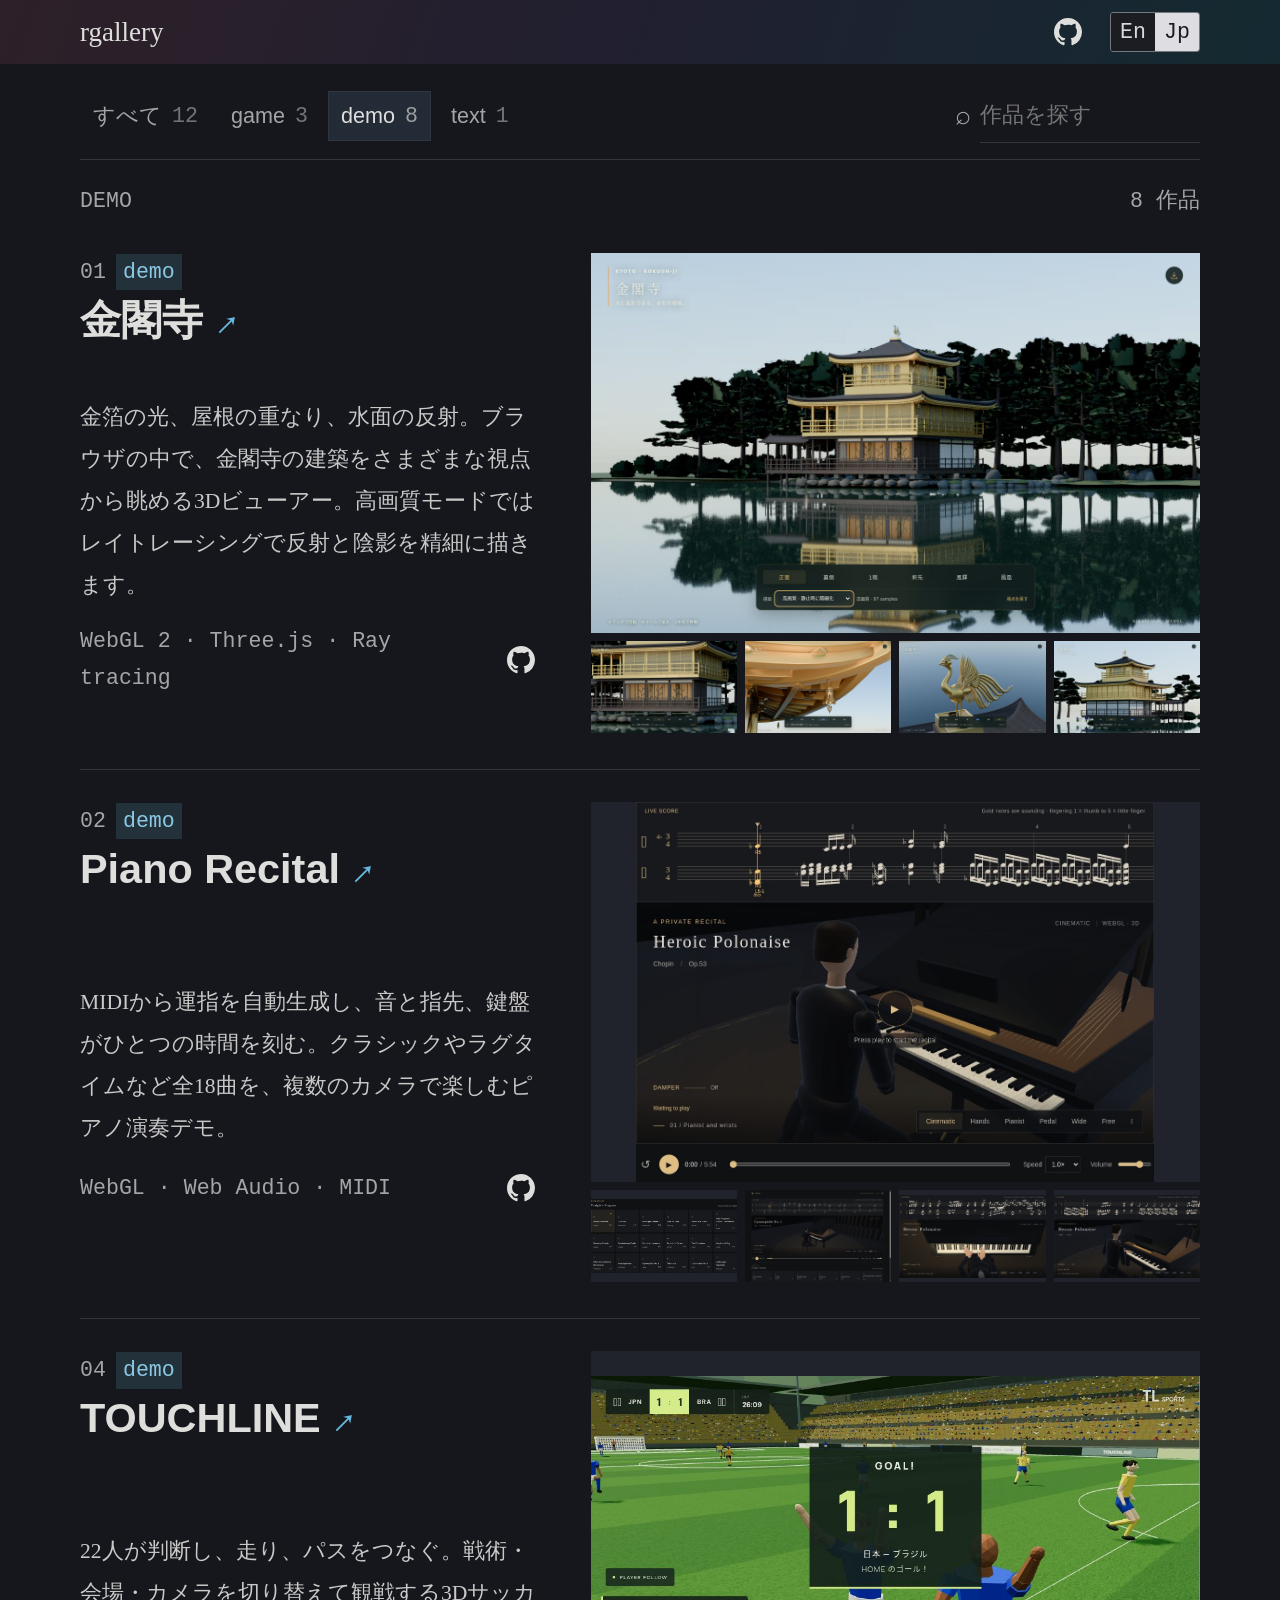
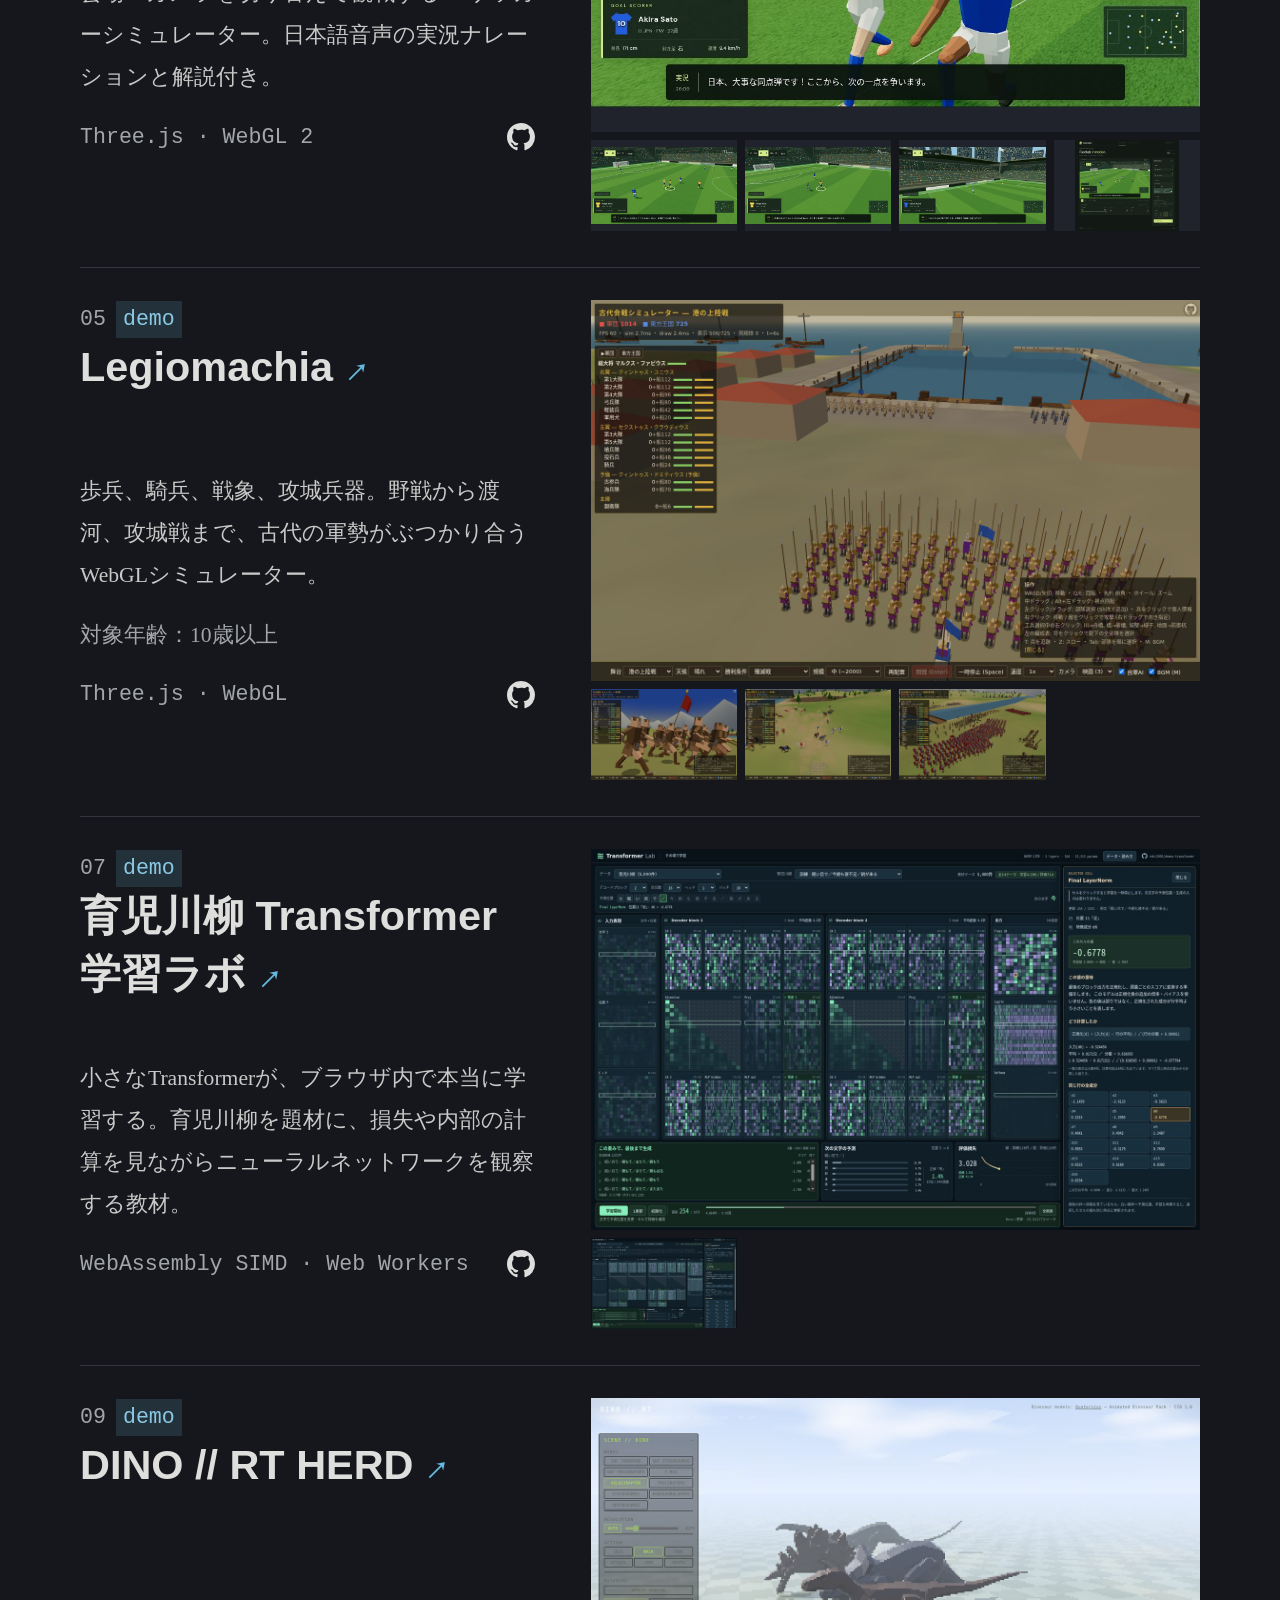
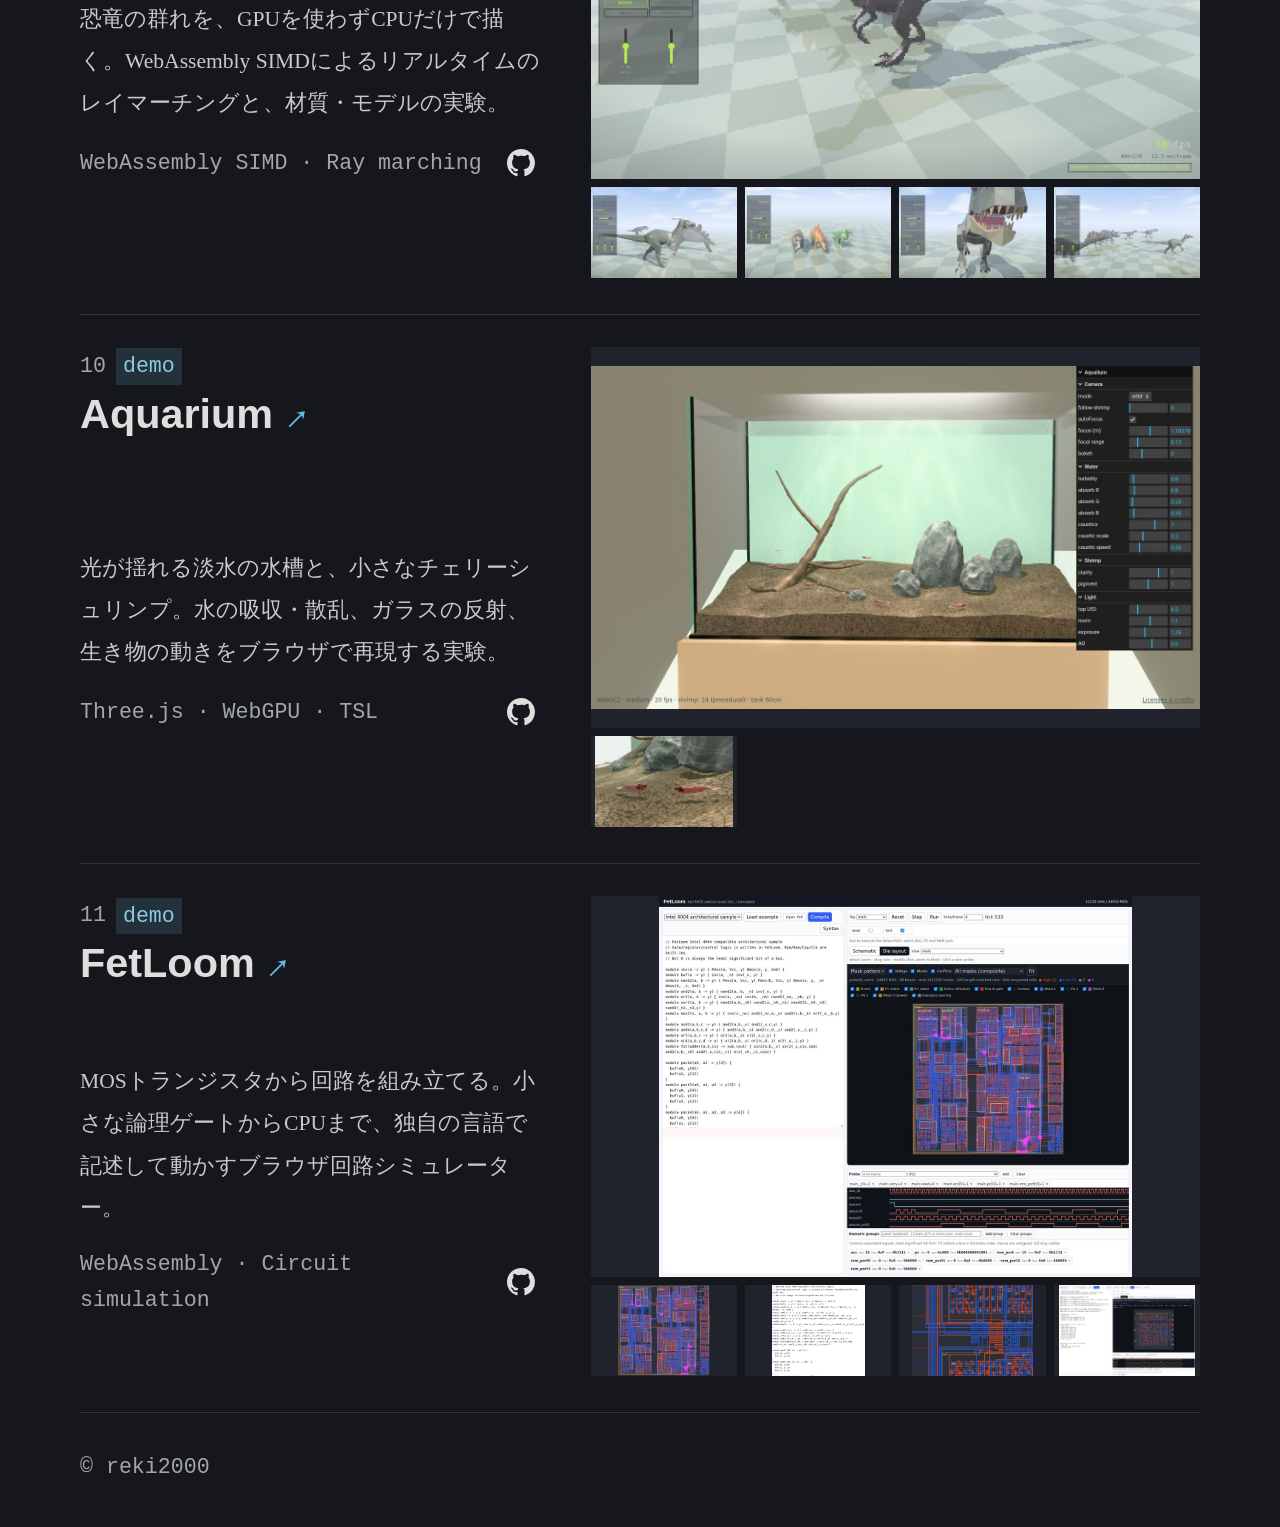
<file: docs/demo.html>
<!doctype html>
<html lang="ja"><head><meta charset="utf-8"><meta name="viewport" content="width=device-width,initial-scale=1">
<title>作品一覧 — rgallery</title><meta name="description" content="ブラウザで動くデモやゲーム、対話で読む教材。 つくったものを、ここに集めています。">
<meta name="theme-color" content="#16171d"><link rel="canonical" href="https://reki2000.github.io/rgallery/demo.html">
<link rel="alternate" hreflang="en" href="https://reki2000.github.io/rgallery/en/demo.html">
<meta property="og:type" content="website"><meta property="og:title" content="作品一覧"><meta property="og:description" content="ブラウザで動くデモやゲーム、対話で読む教材。 つくったものを、ここに集めています。"><meta property="og:url" content="https://reki2000.github.io/rgallery/demo.html">
<link rel="stylesheet" href="assets/style.css?v=33f4e793"><script src="assets/site.js?v=e14bcc80" defer></script></head>
<body><a class="skip-link" href="#main">本文へ</a><div class="page">
<header class="site-header"><a class="wordmark" href="index.html">rgallery</a>
<div class="header-right"><a class="github-link icon-link" href="https://github.com/reki2000/rgallery" target="_blank" rel="noopener noreferrer" aria-label="rgallery · GitHub" title="rgallery · GitHub"><svg viewBox="0 0 16 16" aria-hidden="true" focusable="false"><path fill="currentColor" d="M8 0C3.58 0 0 3.58 0 8c0 3.54 2.29 6.53 5.47 7.59.4.07.55-.17.55-.38 0-.19-.01-.82-.01-1.49-2.01.37-2.53-.49-2.69-.94-.09-.23-.48-.94-.82-1.13-.28-.15-.68-.52-.01-.53.63-.01 1.08.58 1.23.82.72 1.21 1.87.87 2.33.66.07-.52.28-.87.51-1.07-1.78-.2-3.64-.89-3.64-3.95 0-.87.31-1.59.82-2.15-.08-.2-.36-1.02.08-2.12 0 0 .67-.21 2.2.82A7.65 7.65 0 0 1 8 3.86c.68 0 1.36.09 2 .27 1.53-1.04 2.2-.82 2.2-.82.44 1.1.16 1.92.08 2.12.51.56.82 1.27.82 2.15 0 3.07-1.87 3.75-3.65 3.95.29.25.54.73.54 1.48 0 1.07-.01 1.93-.01 2.2 0 .21.15.46.55.38A8.01 8.01 0 0 0 16 8c0-4.42-3.58-8-8-8Z"/></svg></a><nav class="languages" aria-label="表示言語"><a href="en/demo.html" lang="en" hreflang="en" aria-label="English">En</a><span aria-current="page" class="active" lang="ja" aria-label="日本語">Jp</span></nav></div></header>
<main id="main"><h1 class="sr-only">作品一覧</h1><section class="collection" aria-label="作品一覧"><div class="collection-tools"><nav class="filters" aria-label="種類"><a href="index.html" data-filter="all" class="filter " >すべて <span class="mono">12</span></a><a href="game.html" data-filter="game" class="filter " >game <span class="mono">3</span></a><a href="demo.html" data-filter="demo" class="filter selected" aria-current="page">demo <span class="mono">8</span></a><a href="text.html" data-filter="text" class="filter " >text <span class="mono">1</span></a></nav>
<div class="search" hidden><label class="sr-only" for="search">作品を探す</label><span aria-hidden="true">⌕</span><input id="search" type="search" placeholder="作品を探す" title="名前・説明・技術で検索"><button class="clear-search" hidden aria-label="検索をクリア">×</button></div></div>
<div class="collection-heading"><span class="mono">DEMO</span><span class="result-count mono" role="status" aria-live="polite">8 作品</span></div>
<div class="project-list" data-category="demo" data-works="作品"><article id="project-kinkakuji" class="project" data-tags="demo" data-search="金閣寺 金箔の光、屋根の重なり、水面の反射。ブラウザの中で、金閣寺の建築をさまざまな視点から眺める3dビューアー。高画質モードではレイトレーシングで反射と陰影を精細に描きます。 webgl 2 three.js ray tracing demo">
      <div class="project-head"><div class="head-meta"><span class="number mono">01</span><span class="tag tag-demo">demo</span></div><h2><a class="title-link" href="https://reki2000.github.io/demos-kinkakuji/" target="_blank" rel="noopener noreferrer">金閣寺 <span aria-hidden="true">↗</span></a></h2></div>
      <div class="project-body"><p>金箔の光、屋根の重なり、水面の反射。ブラウザの中で、金閣寺の建築をさまざまな視点から眺める3Dビューアー。高画質モードではレイトレーシングで反射と陰影を精細に描きます。</p>
      <div class="project-tech"><span class="technologies mono">WebGL 2 · Three.js · Ray tracing</span><a class="repository-link icon-link" href="https://github.com/reki2000/demos-kinkakuji" target="_blank" rel="noopener noreferrer" aria-label="金閣寺 · GitHub" title="金閣寺 · GitHub"><svg viewBox="0 0 16 16" aria-hidden="true" focusable="false"><path fill="currentColor" d="M8 0C3.58 0 0 3.58 0 8c0 3.54 2.29 6.53 5.47 7.59.4.07.55-.17.55-.38 0-.19-.01-.82-.01-1.49-2.01.37-2.53-.49-2.69-.94-.09-.23-.48-.94-.82-1.13-.28-.15-.68-.52-.01-.53.63-.01 1.08.58 1.23.82.72 1.21 1.87.87 2.33.66.07-.52.28-.87.51-1.07-1.78-.2-3.64-.89-3.64-3.95 0-.87.31-1.59.82-2.15-.08-.2-.36-1.02.08-2.12 0 0 .67-.21 2.2.82A7.65 7.65 0 0 1 8 3.86c.68 0 1.36.09 2 .27 1.53-1.04 2.2-.82 2.2-.82.44 1.1.16 1.92.08 2.12.51.56.82 1.27.82 2.15 0 3.07-1.87 3.75-3.65 3.95.29.25.54.73.54 1.48 0 1.07-.01 1.93-.01 2.2 0 .21.15.46.55.38A8.01 8.01 0 0 0 16 8c0-4.42-3.58-8-8-8Z"/></svg></a></div></div>
      <div class="project-preview"><a href="assets/projects/kinkakuji/images/bbafd30887756fbfefd7.jpg" class="preview-shot screenshot-link shot-0" data-gallery="kinkakuji" data-caption="正面と水面の反射" aria-label="画像を拡大: 正面と水面の反射" ><img src="assets/projects/kinkakuji/images/bbafd30887756fbfefd7.jpg" alt="正面と水面の反射" loading="lazy" decoding="async"></a><a href="assets/projects/kinkakuji/images/40eb059ac54685e63260.jpg" class="preview-shot screenshot-link shot-1" data-gallery="kinkakuji" data-caption="1階の壁画と回廊" aria-label="画像を拡大: 1階の壁画と回廊" ><img src="assets/projects/kinkakuji/images/40eb059ac54685e63260.jpg" alt="1階の壁画と回廊" loading="lazy" decoding="async"></a><a href="assets/projects/kinkakuji/images/900a9c59b5b9c751bec2.jpg" class="preview-shot screenshot-link shot-2" data-gallery="kinkakuji" data-caption="軒先と風鐸" aria-label="画像を拡大: 軒先と風鐸" ><img src="assets/projects/kinkakuji/images/900a9c59b5b9c751bec2.jpg" alt="軒先と風鐸" loading="lazy" decoding="async"></a><a href="assets/projects/kinkakuji/images/5cd1f772769528ccbc5f.jpg" class="preview-shot screenshot-link shot-3" data-gallery="kinkakuji" data-caption="屋根の鳳凰" aria-label="画像を拡大: 屋根の鳳凰" ><img src="assets/projects/kinkakuji/images/5cd1f772769528ccbc5f.jpg" alt="屋根の鳳凰" loading="lazy" decoding="async"></a><a href="assets/projects/kinkakuji/images/a130f396a6bf901be2d5.jpg" class="preview-shot screenshot-link shot-4" data-gallery="kinkakuji" data-caption="裏側からの眺め" aria-label="画像を拡大: 裏側からの眺め" ><img src="assets/projects/kinkakuji/images/a130f396a6bf901be2d5.jpg" alt="裏側からの眺め" loading="lazy" decoding="async"></a></div></article><article id="project-pianist" class="project" data-tags="demo" data-search="piano recital midiから運指を自動生成し、音と指先、鍵盤がひとつの時間を刻む。クラシックやラグタイムなど全18曲を、複数のカメラで楽しむピアノ演奏デモ。 webgl web audio midi demo">
      <div class="project-head"><div class="head-meta"><span class="number mono">02</span><span class="tag tag-demo">demo</span></div><h2><a class="title-link" href="https://reki2000.github.io/demos-pianist/" target="_blank" rel="noopener noreferrer">Piano Recital <span aria-hidden="true">↗</span></a></h2></div>
      <div class="project-body"><p>MIDIから運指を自動生成し、音と指先、鍵盤がひとつの時間を刻む。クラシックやラグタイムなど全18曲を、複数のカメラで楽しむピアノ演奏デモ。</p>
      <div class="project-tech"><span class="technologies mono">WebGL · Web Audio · MIDI</span><a class="repository-link icon-link" href="https://github.com/reki2000/demos-pianist" target="_blank" rel="noopener noreferrer" aria-label="Piano Recital · GitHub" title="Piano Recital · GitHub"><svg viewBox="0 0 16 16" aria-hidden="true" focusable="false"><path fill="currentColor" d="M8 0C3.58 0 0 3.58 0 8c0 3.54 2.29 6.53 5.47 7.59.4.07.55-.17.55-.38 0-.19-.01-.82-.01-1.49-2.01.37-2.53-.49-2.69-.94-.09-.23-.48-.94-.82-1.13-.28-.15-.68-.52-.01-.53.63-.01 1.08.58 1.23.82.72 1.21 1.87.87 2.33.66.07-.52.28-.87.51-1.07-1.78-.2-3.64-.89-3.64-3.95 0-.87.31-1.59.82-2.15-.08-.2-.36-1.02.08-2.12 0 0 .67-.21 2.2.82A7.65 7.65 0 0 1 8 3.86c.68 0 1.36.09 2 .27 1.53-1.04 2.2-.82 2.2-.82.44 1.1.16 1.92.08 2.12.51.56.82 1.27.82 2.15 0 3.07-1.87 3.75-3.65 3.95.29.25.54.73.54 1.48 0 1.07-.01 1.93-.01 2.2 0 .21.15.46.55.38A8.01 8.01 0 0 0 16 8c0-4.42-3.58-8-8-8Z"/></svg></a></div></div>
      <div class="project-preview"><a href="assets/projects/pianist/images/56cb00e380f5f61ce0f1.jpg" class="preview-shot screenshot-link shot-0" data-gallery="pianist" data-caption="英雄ポロネーズ・楽譜、演奏とプレイヤー操作" aria-label="画像を拡大: 英雄ポロネーズ・楽譜、演奏とプレイヤー操作" ><img src="assets/projects/pianist/images/56cb00e380f5f61ce0f1.jpg" alt="英雄ポロネーズ・楽譜、演奏とプレイヤー操作" loading="lazy" decoding="async"></a><a href="assets/projects/pianist/images/da84420dd699cf44e0b8.jpg" class="preview-shot screenshot-link shot-1" data-gallery="pianist" data-caption="収録18曲の一覧" aria-label="画像を拡大: 収録18曲の一覧" ><img src="assets/projects/pianist/images/da84420dd699cf44e0b8.jpg" alt="収録18曲の一覧" loading="lazy" decoding="async"></a><a href="assets/projects/pianist/images/9df2aa948b6a42879a92.jpg" class="preview-shot screenshot-link shot-2" data-gallery="pianist" data-caption="楽譜・演奏・操作パネルを含む全画面" aria-label="画像を拡大: 楽譜・演奏・操作パネルを含む全画面" ><img src="assets/projects/pianist/images/9df2aa948b6a42879a92.jpg" alt="楽譜・演奏・操作パネルを含む全画面" loading="lazy" decoding="async"></a><a href="assets/projects/pianist/images/5975b1fbbb079f7eafb2.jpg" class="preview-shot screenshot-link shot-3" data-gallery="pianist" data-caption="自動生成した運指・手元の視点" aria-label="画像を拡大: 自動生成した運指・手元の視点" ><img src="assets/projects/pianist/images/5975b1fbbb079f7eafb2.jpg" alt="自動生成した運指・手元の視点" loading="lazy" decoding="async"></a><a href="assets/projects/pianist/images/4a7bf942c2901a3f6448.jpg" class="preview-shot screenshot-link shot-4" data-gallery="pianist" data-caption="英雄ポロネーズ・楽譜と演奏" aria-label="画像を拡大: 英雄ポロネーズ・楽譜と演奏" ><img src="assets/projects/pianist/images/4a7bf942c2901a3f6448.jpg" alt="英雄ポロネーズ・楽譜と演奏" loading="lazy" decoding="async"></a><a href="assets/projects/pianist/images/bc651e240976e0a58edc.jpg" class="preview-shot screenshot-link shot-5" data-gallery="pianist" data-caption="スマホ・楽譜と演奏" aria-label="画像を拡大: スマホ・楽譜と演奏" hidden></a><a href="assets/projects/pianist/images/d4d1ab14e95d66df1081.jpg" class="preview-shot screenshot-link shot-6" data-gallery="pianist" data-caption="スマホ・楽譜と手元" aria-label="画像を拡大: スマホ・楽譜と手元" hidden></a><a href="assets/projects/pianist/images/583b21f9a7ab3e2455a9.jpg" class="preview-shot screenshot-link shot-7" data-gallery="pianist" data-caption="トルコ行進曲・楽譜と演奏" aria-label="画像を拡大: トルコ行進曲・楽譜と演奏" hidden></a></div></article><article id="project-touchline" class="project" data-tags="demo" data-search="touchline 22人が判断し、走り、パスをつなぐ。戦術・会場・カメラを切り替えて観戦する3dサッカーシミュレーター。日本語音声の実況ナレーションと解説付き。 three.js webgl 2 demo">
      <div class="project-head"><div class="head-meta"><span class="number mono">04</span><span class="tag tag-demo">demo</span></div><h2><a class="title-link" href="https://reki2000.github.io/demos-soccer/" target="_blank" rel="noopener noreferrer">TOUCHLINE <span aria-hidden="true">↗</span></a></h2></div>
      <div class="project-body"><p>22人が判断し、走り、パスをつなぐ。戦術・会場・カメラを切り替えて観戦する3Dサッカーシミュレーター。日本語音声の実況ナレーションと解説付き。</p>
      <div class="project-tech"><span class="technologies mono">Three.js · WebGL 2</span><a class="repository-link icon-link" href="https://github.com/reki2000/demos-soccer" target="_blank" rel="noopener noreferrer" aria-label="TOUCHLINE · GitHub" title="TOUCHLINE · GitHub"><svg viewBox="0 0 16 16" aria-hidden="true" focusable="false"><path fill="currentColor" d="M8 0C3.58 0 0 3.58 0 8c0 3.54 2.29 6.53 5.47 7.59.4.07.55-.17.55-.38 0-.19-.01-.82-.01-1.49-2.01.37-2.53-.49-2.69-.94-.09-.23-.48-.94-.82-1.13-.28-.15-.68-.52-.01-.53.63-.01 1.08.58 1.23.82.72 1.21 1.87.87 2.33.66.07-.52.28-.87.51-1.07-1.78-.2-3.64-.89-3.64-3.95 0-.87.31-1.59.82-2.15-.08-.2-.36-1.02.08-2.12 0 0 .67-.21 2.2.82A7.65 7.65 0 0 1 8 3.86c.68 0 1.36.09 2 .27 1.53-1.04 2.2-.82 2.2-.82.44 1.1.16 1.92.08 2.12.51.56.82 1.27.82 2.15 0 3.07-1.87 3.75-3.65 3.95.29.25.54.73.54 1.48 0 1.07-.01 1.93-.01 2.2 0 .21.15.46.55.38A8.01 8.01 0 0 0 16 8c0-4.42-3.58-8-8-8Z"/></svg></a></div></div>
      <div class="project-preview"><a href="assets/projects/touchline/images/55f98bf6ba88c850c919.jpg" class="preview-shot screenshot-link shot-0" data-gallery="touchline" data-caption="ゴールの瞬間" aria-label="画像を拡大: ゴールの瞬間" ><img src="assets/projects/touchline/images/55f98bf6ba88c850c919.jpg" alt="ゴールの瞬間" loading="lazy" decoding="async"></a><a href="assets/projects/touchline/images/0d814fae47db78426adf.jpg" class="preview-shot screenshot-link shot-1" data-gallery="touchline" data-caption="試合の場面1" aria-label="画像を拡大: 試合の場面1" ><img src="assets/projects/touchline/images/0d814fae47db78426adf.jpg" alt="試合の場面1" loading="lazy" decoding="async"></a><a href="assets/projects/touchline/images/0c554bc7fa4fd9c089bd.jpg" class="preview-shot screenshot-link shot-2" data-gallery="touchline" data-caption="試合の場面2" aria-label="画像を拡大: 試合の場面2" ><img src="assets/projects/touchline/images/0c554bc7fa4fd9c089bd.jpg" alt="試合の場面2" loading="lazy" decoding="async"></a><a href="assets/projects/touchline/images/8985163483ad59d58647.jpg" class="preview-shot screenshot-link shot-3" data-gallery="touchline" data-caption="試合の場面3" aria-label="画像を拡大: 試合の場面3" ><img src="assets/projects/touchline/images/8985163483ad59d58647.jpg" alt="試合の場面3" loading="lazy" decoding="async"></a><a href="assets/projects/touchline/images/dd173c65bf1949a67d55.jpg" class="preview-shot screenshot-link shot-4" data-gallery="touchline" data-caption="試合と設定を含む画面全体" aria-label="画像を拡大: 試合と設定を含む画面全体" ><img src="assets/projects/touchline/images/dd173c65bf1949a67d55.jpg" alt="試合と設定を含む画面全体" loading="lazy" decoding="async"></a><a href="assets/projects/touchline/images/599aa3c7ba1aa57aa2b5.jpg" class="preview-shot screenshot-link shot-5" data-gallery="touchline" data-caption="PC・場面1" aria-label="画像を拡大: PC・場面1" hidden></a><a href="assets/projects/touchline/images/70a3eda86332a8f59523.jpg" class="preview-shot screenshot-link shot-6" data-gallery="touchline" data-caption="PC・場面2" aria-label="画像を拡大: PC・場面2" hidden></a><a href="assets/projects/touchline/images/7f74700e5c842a491a9d.jpg" class="preview-shot screenshot-link shot-7" data-gallery="touchline" data-caption="スマホでの試合1" aria-label="画像を拡大: スマホでの試合1" hidden></a><a href="assets/projects/touchline/images/291b321281d9828221f7.jpg" class="preview-shot screenshot-link shot-8" data-gallery="touchline" data-caption="スマホでの試合2" aria-label="画像を拡大: スマホでの試合2" hidden></a></div></article><article id="project-legiomachia" class="project" data-tags="demo" data-search="legiomachia 歩兵、騎兵、戦象、攻城兵器。野戦から渡河、攻城戦まで、古代の軍勢がぶつかり合うwebglシミュレーター。 three.js webgl demo">
      <div class="project-head"><div class="head-meta"><span class="number mono">05</span><span class="tag tag-demo">demo</span></div><h2><a class="title-link" href="https://reki2000.github.io/legiomachia/" target="_blank" rel="noopener noreferrer">Legiomachia <span aria-hidden="true">↗</span></a></h2></div>
      <div class="project-body"><p>歩兵、騎兵、戦象、攻城兵器。野戦から渡河、攻城戦まで、古代の軍勢がぶつかり合うWebGLシミュレーター。</p><p class="project-note">対象年齢：10歳以上</p>
      <div class="project-tech"><span class="technologies mono">Three.js · WebGL</span><a class="repository-link icon-link" href="https://github.com/reki2000/legiomachia" target="_blank" rel="noopener noreferrer" aria-label="Legiomachia · GitHub" title="Legiomachia · GitHub"><svg viewBox="0 0 16 16" aria-hidden="true" focusable="false"><path fill="currentColor" d="M8 0C3.58 0 0 3.58 0 8c0 3.54 2.29 6.53 5.47 7.59.4.07.55-.17.55-.38 0-.19-.01-.82-.01-1.49-2.01.37-2.53-.49-2.69-.94-.09-.23-.48-.94-.82-1.13-.28-.15-.68-.52-.01-.53.63-.01 1.08.58 1.23.82.72 1.21 1.87.87 2.33.66.07-.52.28-.87.51-1.07-1.78-.2-3.64-.89-3.64-3.95 0-.87.31-1.59.82-2.15-.08-.2-.36-1.02.08-2.12 0 0 .67-.21 2.2.82A7.65 7.65 0 0 1 8 3.86c.68 0 1.36.09 2 .27 1.53-1.04 2.2-.82 2.2-.82.44 1.1.16 1.92.08 2.12.51.56.82 1.27.82 2.15 0 3.07-1.87 3.75-3.65 3.95.29.25.54.73.54 1.48 0 1.07-.01 1.93-.01 2.2 0 .21.15.46.55.38A8.01 8.01 0 0 0 16 8c0-4.42-3.58-8-8-8Z"/></svg></a></div></div>
      <div class="project-preview"><a href="assets/projects/legiomachia/images/95d96b8b764e8a8298e1.jpg" class="preview-shot screenshot-link shot-0" data-gallery="legiomachia" data-caption="PC・場面1" aria-label="画像を拡大: PC・場面1" ><img src="assets/projects/legiomachia/images/95d96b8b764e8a8298e1.jpg" alt="PC・場面1" loading="lazy" decoding="async"></a><a href="assets/projects/legiomachia/images/f4c1203c3255be5cd4a3.jpg" class="preview-shot screenshot-link shot-1" data-gallery="legiomachia" data-caption="PC・場面2" aria-label="画像を拡大: PC・場面2" ><img src="assets/projects/legiomachia/images/f4c1203c3255be5cd4a3.jpg" alt="PC・場面2" loading="lazy" decoding="async"></a><a href="assets/projects/legiomachia/images/51164bb4ab0cd436952b.jpg" class="preview-shot screenshot-link shot-2" data-gallery="legiomachia" data-caption="PC・場面3" aria-label="画像を拡大: PC・場面3" ><img src="assets/projects/legiomachia/images/51164bb4ab0cd436952b.jpg" alt="PC・場面3" loading="lazy" decoding="async"></a><a href="assets/projects/legiomachia/images/b26dcdf287b6555551e4.jpg" class="preview-shot screenshot-link shot-3" data-gallery="legiomachia" data-caption="PC・場面4" aria-label="画像を拡大: PC・場面4" ><img src="assets/projects/legiomachia/images/b26dcdf287b6555551e4.jpg" alt="PC・場面4" loading="lazy" decoding="async"></a></div></article><article id="project-transformer" class="project" data-tags="demo" data-search="育児川柳 transformer 学習ラボ 小さなtransformerが、ブラウザ内で本当に学習する。育児川柳を題材に、損失や内部の計算を見ながらニューラルネットワークを観察する教材。 webassembly simd web workers demo">
      <div class="project-head"><div class="head-meta"><span class="number mono">07</span><span class="tag tag-demo">demo</span></div><h2><a class="title-link" href="https://reki2000.github.io/demos-transformer/" target="_blank" rel="noopener noreferrer">育児川柳 Transformer 学習ラボ <span aria-hidden="true">↗</span></a></h2></div>
      <div class="project-body"><p>小さなTransformerが、ブラウザ内で本当に学習する。育児川柳を題材に、損失や内部の計算を見ながらニューラルネットワークを観察する教材。</p>
      <div class="project-tech"><span class="technologies mono">WebAssembly SIMD · Web Workers</span><a class="repository-link icon-link" href="https://github.com/reki2000/demos-transformer" target="_blank" rel="noopener noreferrer" aria-label="育児川柳 Transformer 学習ラボ · GitHub" title="育児川柳 Transformer 学習ラボ · GitHub"><svg viewBox="0 0 16 16" aria-hidden="true" focusable="false"><path fill="currentColor" d="M8 0C3.58 0 0 3.58 0 8c0 3.54 2.29 6.53 5.47 7.59.4.07.55-.17.55-.38 0-.19-.01-.82-.01-1.49-2.01.37-2.53-.49-2.69-.94-.09-.23-.48-.94-.82-1.13-.28-.15-.68-.52-.01-.53.63-.01 1.08.58 1.23.82.72 1.21 1.87.87 2.33.66.07-.52.28-.87.51-1.07-1.78-.2-3.64-.89-3.64-3.95 0-.87.31-1.59.82-2.15-.08-.2-.36-1.02.08-2.12 0 0 .67-.21 2.2.82A7.65 7.65 0 0 1 8 3.86c.68 0 1.36.09 2 .27 1.53-1.04 2.2-.82 2.2-.82.44 1.1.16 1.92.08 2.12.51.56.82 1.27.82 2.15 0 3.07-1.87 3.75-3.65 3.95.29.25.54.73.54 1.48 0 1.07-.01 1.93-.01 2.2 0 .21.15.46.55.38A8.01 8.01 0 0 0 16 8c0-4.42-3.58-8-8-8Z"/></svg></a></div></div>
      <div class="project-preview"><a href="assets/projects/transformer/images/5edcca04697e75cd16de.jpg" class="preview-shot screenshot-link shot-0" data-gallery="transformer" data-caption="PC・場面1" aria-label="画像を拡大: PC・場面1" ><img src="assets/projects/transformer/images/5edcca04697e75cd16de.jpg" alt="PC・場面1" loading="lazy" decoding="async"></a><a href="assets/projects/transformer/images/77be8989d43e303b61d8.jpg" class="preview-shot screenshot-link shot-1" data-gallery="transformer" data-caption="PC・場面2" aria-label="画像を拡大: PC・場面2" ><img src="assets/projects/transformer/images/77be8989d43e303b61d8.jpg" alt="PC・場面2" loading="lazy" decoding="async"></a></div></article><article id="project-dino" class="project" data-tags="demo" data-search="dino // rt herd 恐竜の群れを、gpuを使わずcpuだけで描く。webassembly simdによるリアルタイムのレイマーチングと、材質・モデルの実験。 webassembly simd ray marching demo">
      <div class="project-head"><div class="head-meta"><span class="number mono">09</span><span class="tag tag-demo">demo</span></div><h2><a class="title-link" href="https://wasm-raytrace.pages.dev/" target="_blank" rel="noopener noreferrer">DINO // RT HERD <span aria-hidden="true">↗</span></a></h2></div>
      <div class="project-body"><p>恐竜の群れを、GPUを使わずCPUだけで描く。WebAssembly SIMDによるリアルタイムのレイマーチングと、材質・モデルの実験。</p>
      <div class="project-tech"><span class="technologies mono">WebAssembly SIMD · Ray marching</span><a class="repository-link icon-link" href="https://github.com/reki2000/wasm-raytrace" target="_blank" rel="noopener noreferrer" aria-label="DINO // RT HERD · GitHub" title="DINO // RT HERD · GitHub"><svg viewBox="0 0 16 16" aria-hidden="true" focusable="false"><path fill="currentColor" d="M8 0C3.58 0 0 3.58 0 8c0 3.54 2.29 6.53 5.47 7.59.4.07.55-.17.55-.38 0-.19-.01-.82-.01-1.49-2.01.37-2.53-.49-2.69-.94-.09-.23-.48-.94-.82-1.13-.28-.15-.68-.52-.01-.53.63-.01 1.08.58 1.23.82.72 1.21 1.87.87 2.33.66.07-.52.28-.87.51-1.07-1.78-.2-3.64-.89-3.64-3.95 0-.87.31-1.59.82-2.15-.08-.2-.36-1.02.08-2.12 0 0 .67-.21 2.2.82A7.65 7.65 0 0 1 8 3.86c.68 0 1.36.09 2 .27 1.53-1.04 2.2-.82 2.2-.82.44 1.1.16 1.92.08 2.12.51.56.82 1.27.82 2.15 0 3.07-1.87 3.75-3.65 3.95.29.25.54.73.54 1.48 0 1.07-.01 1.93-.01 2.2 0 .21.15.46.55.38A8.01 8.01 0 0 0 16 8c0-4.42-3.58-8-8-8Z"/></svg></a></div></div>
      <div class="project-preview"><a href="assets/projects/dino/images/c30d23d20da464ac21e7.jpg" class="preview-shot screenshot-link shot-0" data-gallery="dino" data-caption="PC・場面1" aria-label="画像を拡大: PC・場面1" ><img src="assets/projects/dino/images/c30d23d20da464ac21e7.jpg" alt="PC・場面1" loading="lazy" decoding="async"></a><a href="assets/projects/dino/images/eb846e7b4bdbc2f27441.jpg" class="preview-shot screenshot-link shot-1" data-gallery="dino" data-caption="PC・場面2" aria-label="画像を拡大: PC・場面2" ><img src="assets/projects/dino/images/eb846e7b4bdbc2f27441.jpg" alt="PC・場面2" loading="lazy" decoding="async"></a><a href="assets/projects/dino/images/fc13efef9b4a2171f33f.jpg" class="preview-shot screenshot-link shot-2" data-gallery="dino" data-caption="PC・場面3" aria-label="画像を拡大: PC・場面3" ><img src="assets/projects/dino/images/fc13efef9b4a2171f33f.jpg" alt="PC・場面3" loading="lazy" decoding="async"></a><a href="assets/projects/dino/images/217f63e358d92432d1c7.jpg" class="preview-shot screenshot-link shot-3" data-gallery="dino" data-caption="PC・場面4" aria-label="画像を拡大: PC・場面4" ><img src="assets/projects/dino/images/217f63e358d92432d1c7.jpg" alt="PC・場面4" loading="lazy" decoding="async"></a><a href="assets/projects/dino/images/51c22f23cfb587208dee.jpg" class="preview-shot screenshot-link shot-4" data-gallery="dino" data-caption="PC・場面5" aria-label="画像を拡大: PC・場面5" ><img src="assets/projects/dino/images/51c22f23cfb587208dee.jpg" alt="PC・場面5" loading="lazy" decoding="async"></a><a href="assets/projects/dino/images/70452feb90916eed1db2.jpg" class="preview-shot screenshot-link shot-5" data-gallery="dino" data-caption="スマートフォン・場面1" aria-label="画像を拡大: スマートフォン・場面1" hidden></a><a href="assets/projects/dino/images/16932974ba059dbfdde0.jpg" class="preview-shot screenshot-link shot-6" data-gallery="dino" data-caption="スマートフォン・場面2" aria-label="画像を拡大: スマートフォン・場面2" hidden></a></div></article><article id="project-aquarium" class="project" data-tags="demo" data-search="aquarium 光が揺れる淡水の水槽と、小さなチェリーシュリンプ。水の吸収・散乱、ガラスの反射、生き物の動きをブラウザで再現する実験。 three.js webgpu tsl demo">
      <div class="project-head"><div class="head-meta"><span class="number mono">10</span><span class="tag tag-demo">demo</span></div><h2><a class="title-link" href="https://reki2000.github.io/aquarium/" target="_blank" rel="noopener noreferrer">Aquarium <span aria-hidden="true">↗</span></a></h2></div>
      <div class="project-body"><p>光が揺れる淡水の水槽と、小さなチェリーシュリンプ。水の吸収・散乱、ガラスの反射、生き物の動きをブラウザで再現する実験。</p>
      <div class="project-tech"><span class="technologies mono">Three.js · WebGPU · TSL</span><a class="repository-link icon-link" href="https://github.com/reki2000/aquarium" target="_blank" rel="noopener noreferrer" aria-label="Aquarium · GitHub" title="Aquarium · GitHub"><svg viewBox="0 0 16 16" aria-hidden="true" focusable="false"><path fill="currentColor" d="M8 0C3.58 0 0 3.58 0 8c0 3.54 2.29 6.53 5.47 7.59.4.07.55-.17.55-.38 0-.19-.01-.82-.01-1.49-2.01.37-2.53-.49-2.69-.94-.09-.23-.48-.94-.82-1.13-.28-.15-.68-.52-.01-.53.63-.01 1.08.58 1.23.82.72 1.21 1.87.87 2.33.66.07-.52.28-.87.51-1.07-1.78-.2-3.64-.89-3.64-3.95 0-.87.31-1.59.82-2.15-.08-.2-.36-1.02.08-2.12 0 0 .67-.21 2.2.82A7.65 7.65 0 0 1 8 3.86c.68 0 1.36.09 2 .27 1.53-1.04 2.2-.82 2.2-.82.44 1.1.16 1.92.08 2.12.51.56.82 1.27.82 2.15 0 3.07-1.87 3.75-3.65 3.95.29.25.54.73.54 1.48 0 1.07-.01 1.93-.01 2.2 0 .21.15.46.55.38A8.01 8.01 0 0 0 16 8c0-4.42-3.58-8-8-8Z"/></svg></a></div></div>
      <div class="project-preview"><a href="assets/projects/aquarium/images/97ae8fdec20ea714afcc.jpg" class="preview-shot screenshot-link shot-0" data-gallery="aquarium" data-caption="チェリーシュリンプの水槽全景" aria-label="画像を拡大: チェリーシュリンプの水槽全景" ><img src="assets/projects/aquarium/images/97ae8fdec20ea714afcc.jpg" alt="チェリーシュリンプの水槽全景" loading="lazy" decoding="async"></a><a href="assets/projects/aquarium/images/446ab8597a00865ef382.jpg" class="preview-shot screenshot-link shot-1" data-gallery="aquarium" data-caption="チェリーシュリンプの拡大" aria-label="画像を拡大: チェリーシュリンプの拡大" ><img src="assets/projects/aquarium/images/446ab8597a00865ef382.jpg" alt="チェリーシュリンプの拡大" loading="lazy" decoding="async"></a></div></article><article id="project-fetloom" class="project" data-tags="demo" data-search="fetloom mosトランジスタから回路を組み立てる。小さな論理ゲートからcpuまで、独自の言語で記述して動かすブラウザ回路シミュレーター。 webassembly circuit simulation demo">
      <div class="project-head"><div class="head-meta"><span class="number mono">11</span><span class="tag tag-demo">demo</span></div><h2><a class="title-link" href="https://reki2000.github.io/fetloom/" target="_blank" rel="noopener noreferrer">FetLoom <span aria-hidden="true">↗</span></a></h2></div>
      <div class="project-body"><p>MOSトランジスタから回路を組み立てる。小さな論理ゲートからCPUまで、独自の言語で記述して動かすブラウザ回路シミュレーター。</p>
      <div class="project-tech"><span class="technologies mono">WebAssembly · Circuit simulation</span><a class="repository-link icon-link" href="https://github.com/reki2000/fetloom" target="_blank" rel="noopener noreferrer" aria-label="FetLoom · GitHub" title="FetLoom · GitHub"><svg viewBox="0 0 16 16" aria-hidden="true" focusable="false"><path fill="currentColor" d="M8 0C3.58 0 0 3.58 0 8c0 3.54 2.29 6.53 5.47 7.59.4.07.55-.17.55-.38 0-.19-.01-.82-.01-1.49-2.01.37-2.53-.49-2.69-.94-.09-.23-.48-.94-.82-1.13-.28-.15-.68-.52-.01-.53.63-.01 1.08.58 1.23.82.72 1.21 1.87.87 2.33.66.07-.52.28-.87.51-1.07-1.78-.2-3.64-.89-3.64-3.95 0-.87.31-1.59.82-2.15-.08-.2-.36-1.02.08-2.12 0 0 .67-.21 2.2.82A7.65 7.65 0 0 1 8 3.86c.68 0 1.36.09 2 .27 1.53-1.04 2.2-.82 2.2-.82.44 1.1.16 1.92.08 2.12.51.56.82 1.27.82 2.15 0 3.07-1.87 3.75-3.65 3.95.29.25.54.73.54 1.48 0 1.07-.01 1.93-.01 2.2 0 .21.15.46.55.38A8.01 8.01 0 0 0 16 8c0-4.42-3.58-8-8-8Z"/></svg></a></div></div>
      <div class="project-preview"><a href="assets/projects/fetloom/images/800fec57a30a90bd8854.jpg" class="preview-shot screenshot-link shot-0" data-gallery="fetloom" data-caption="Intel 4004・ダイレイアウトと信号波形" aria-label="画像を拡大: Intel 4004・ダイレイアウトと信号波形" ><img src="assets/projects/fetloom/images/800fec57a30a90bd8854.jpg" alt="Intel 4004・ダイレイアウトと信号波形" loading="lazy" decoding="async"></a><a href="assets/projects/fetloom/images/ecf70c8ccd1546236620.jpg" class="preview-shot screenshot-link shot-1" data-gallery="fetloom" data-caption="Intel 4004の回路レイアウト（拡大）" aria-label="画像を拡大: Intel 4004の回路レイアウト（拡大）" ><img src="assets/projects/fetloom/images/ecf70c8ccd1546236620.jpg" alt="Intel 4004の回路レイアウト（拡大）" loading="lazy" decoding="async"></a><a href="assets/projects/fetloom/images/2ce160bd9173af7b8482.jpg" class="preview-shot screenshot-link shot-2" data-gallery="fetloom" data-caption=".fetl ソースコード（拡大）" aria-label="画像を拡大: .fetl ソースコード（拡大）" ><img src="assets/projects/fetloom/images/2ce160bd9173af7b8482.jpg" alt=".fetl ソースコード（拡大）" loading="lazy" decoding="async"></a><a href="assets/projects/fetloom/images/348669ca20f90caeb8e7.jpg" class="preview-shot screenshot-link shot-3" data-gallery="fetloom" data-caption="回路配線とモジュールの拡大" aria-label="画像を拡大: 回路配線とモジュールの拡大" ><img src="assets/projects/fetloom/images/348669ca20f90caeb8e7.jpg" alt="回路配線とモジュールの拡大" loading="lazy" decoding="async"></a><a href="assets/projects/fetloom/images/4b6cd85bc04ae5c26c12.jpg" class="preview-shot screenshot-link shot-4" data-gallery="fetloom" data-caption="4ビットカウンター・ソース、回路レイアウトと信号波形" aria-label="画像を拡大: 4ビットカウンター・ソース、回路レイアウトと信号波形" ><img src="assets/projects/fetloom/images/4b6cd85bc04ae5c26c12.jpg" alt="4ビットカウンター・ソース、回路レイアウトと信号波形" loading="lazy" decoding="async"></a></div></article></div><p class="empty-state" hidden>該当する作品がありません。</p></section></main><footer><span class="mono">© reki2000</span></footer></div>
<dialog class="lightbox" aria-label="スクリーンショット"><div class="lightbox-top"><span class="lightbox-caption"></span><button class="close-lightbox" aria-label="閉じる">×</button></div><img alt=""><div class="lightbox-bottom"><button class="previous-shot" aria-label="前の画像">←</button><span class="lightbox-count mono"></span><button class="next-shot" aria-label="次の画像">→</button></div></dialog>
</body></html>
</file>
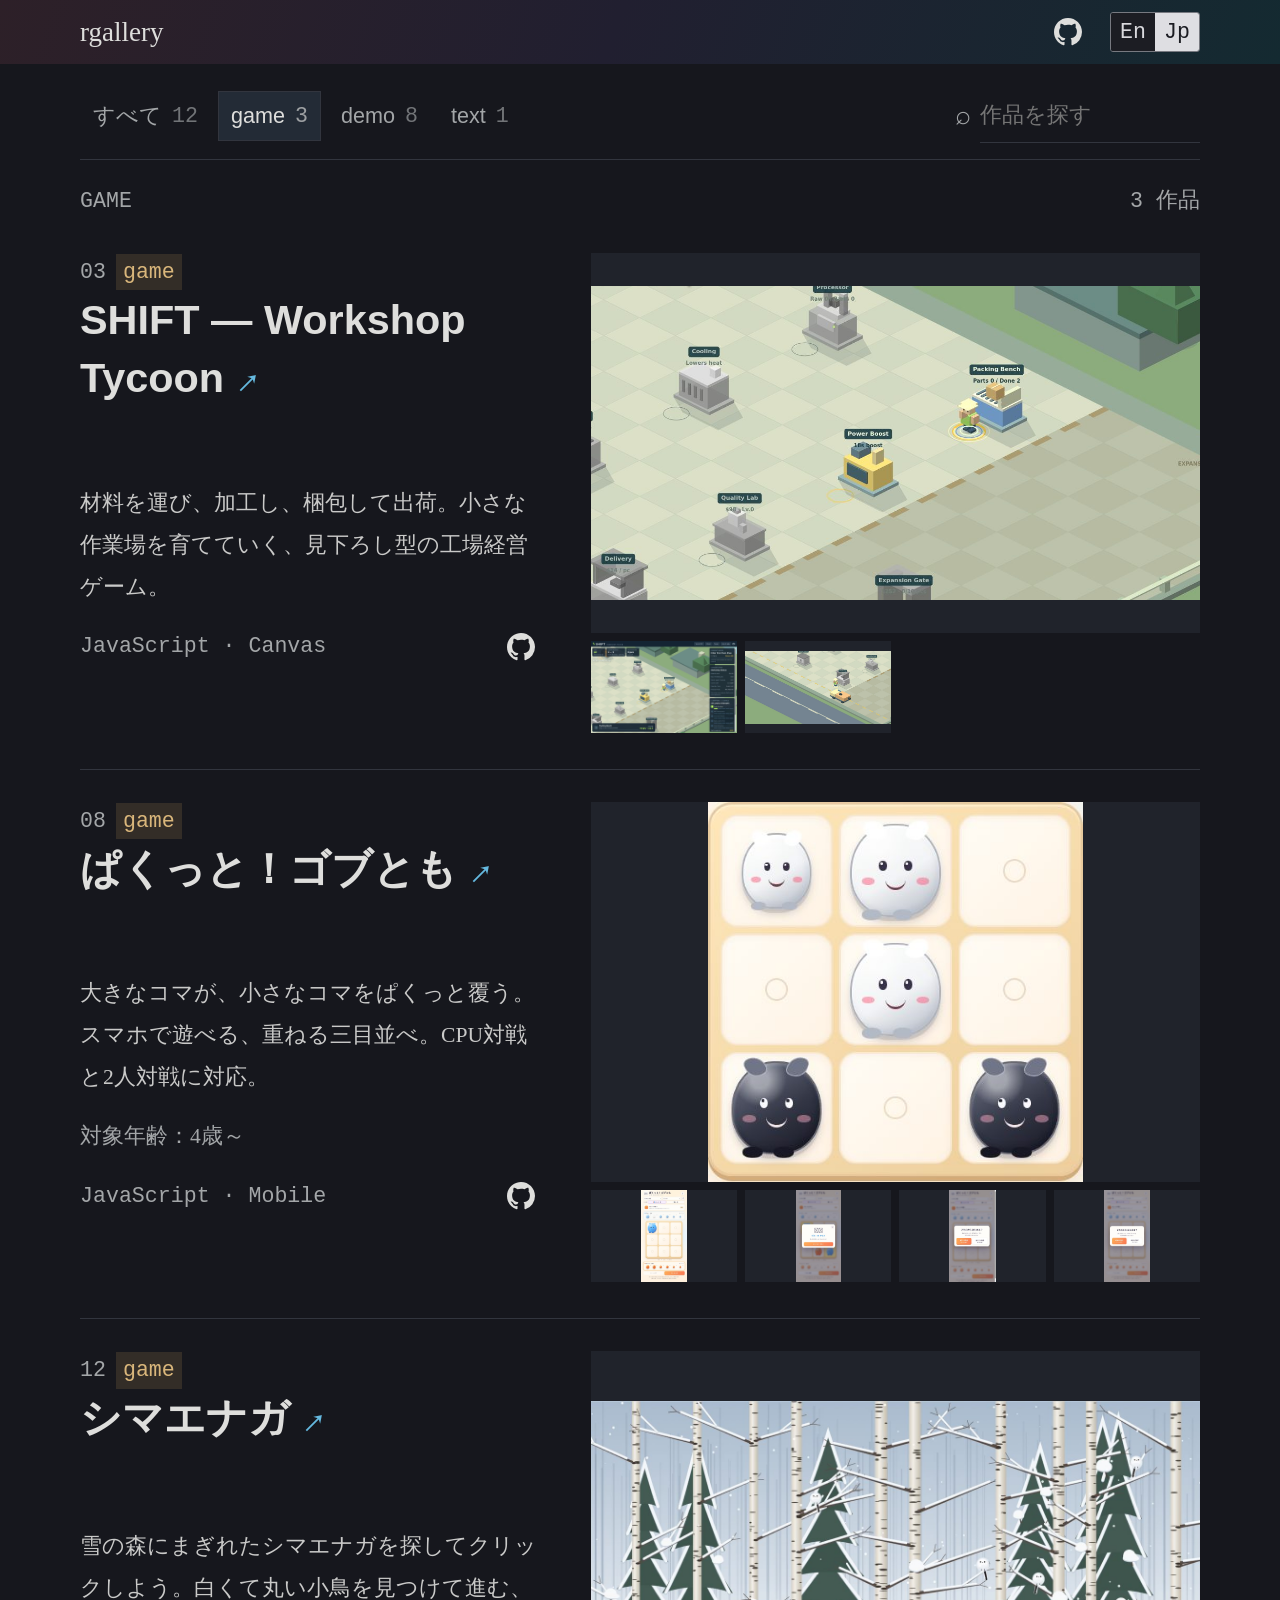
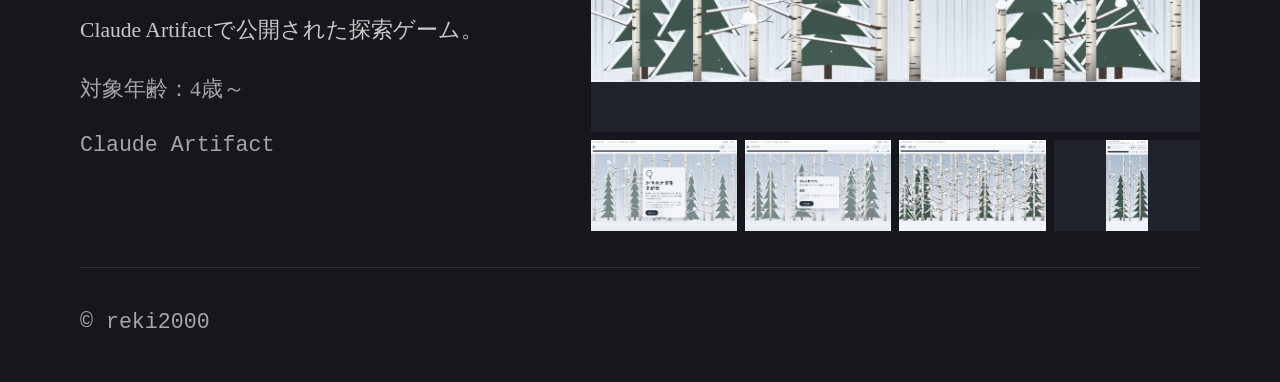
<file: docs/game.html>
<!doctype html>
<html lang="ja"><head><meta charset="utf-8"><meta name="viewport" content="width=device-width,initial-scale=1">
<title>作品一覧 — rgallery</title><meta name="description" content="ブラウザで動くデモやゲーム、対話で読む教材。 つくったものを、ここに集めています。">
<meta name="theme-color" content="#16171d"><link rel="canonical" href="https://reki2000.github.io/rgallery/game.html">
<link rel="alternate" hreflang="en" href="https://reki2000.github.io/rgallery/en/game.html">
<meta property="og:type" content="website"><meta property="og:title" content="作品一覧"><meta property="og:description" content="ブラウザで動くデモやゲーム、対話で読む教材。 つくったものを、ここに集めています。"><meta property="og:url" content="https://reki2000.github.io/rgallery/game.html">
<link rel="stylesheet" href="assets/style.css?v=33f4e793"><script src="assets/site.js?v=e14bcc80" defer></script></head>
<body><a class="skip-link" href="#main">本文へ</a><div class="page">
<header class="site-header"><a class="wordmark" href="index.html">rgallery</a>
<div class="header-right"><a class="github-link icon-link" href="https://github.com/reki2000/rgallery" target="_blank" rel="noopener noreferrer" aria-label="rgallery · GitHub" title="rgallery · GitHub"><svg viewBox="0 0 16 16" aria-hidden="true" focusable="false"><path fill="currentColor" d="M8 0C3.58 0 0 3.58 0 8c0 3.54 2.29 6.53 5.47 7.59.4.07.55-.17.55-.38 0-.19-.01-.82-.01-1.49-2.01.37-2.53-.49-2.69-.94-.09-.23-.48-.94-.82-1.13-.28-.15-.68-.52-.01-.53.63-.01 1.08.58 1.23.82.72 1.21 1.87.87 2.33.66.07-.52.28-.87.51-1.07-1.78-.2-3.64-.89-3.64-3.95 0-.87.31-1.59.82-2.15-.08-.2-.36-1.02.08-2.12 0 0 .67-.21 2.2.82A7.65 7.65 0 0 1 8 3.86c.68 0 1.36.09 2 .27 1.53-1.04 2.2-.82 2.2-.82.44 1.1.16 1.92.08 2.12.51.56.82 1.27.82 2.15 0 3.07-1.87 3.75-3.65 3.95.29.25.54.73.54 1.48 0 1.07-.01 1.93-.01 2.2 0 .21.15.46.55.38A8.01 8.01 0 0 0 16 8c0-4.42-3.58-8-8-8Z"/></svg></a><nav class="languages" aria-label="表示言語"><a href="en/game.html" lang="en" hreflang="en" aria-label="English">En</a><span aria-current="page" class="active" lang="ja" aria-label="日本語">Jp</span></nav></div></header>
<main id="main"><h1 class="sr-only">作品一覧</h1><section class="collection" aria-label="作品一覧"><div class="collection-tools"><nav class="filters" aria-label="種類"><a href="index.html" data-filter="all" class="filter " >すべて <span class="mono">12</span></a><a href="game.html" data-filter="game" class="filter selected" aria-current="page">game <span class="mono">3</span></a><a href="demo.html" data-filter="demo" class="filter " >demo <span class="mono">8</span></a><a href="text.html" data-filter="text" class="filter " >text <span class="mono">1</span></a></nav>
<div class="search" hidden><label class="sr-only" for="search">作品を探す</label><span aria-hidden="true">⌕</span><input id="search" type="search" placeholder="作品を探す" title="名前・説明・技術で検索"><button class="clear-search" hidden aria-label="検索をクリア">×</button></div></div>
<div class="collection-heading"><span class="mono">GAME</span><span class="result-count mono" role="status" aria-live="polite">3 作品</span></div>
<div class="project-list" data-category="game" data-works="作品"><article id="project-shift" class="project" data-tags="game" data-search="shift — workshop tycoon 材料を運び、加工し、梱包して出荷。小さな作業場を育てていく、見下ろし型の工場経営ゲーム。 javascript canvas game">
      <div class="project-head"><div class="head-meta"><span class="number mono">03</span><span class="tag tag-game">game</span></div><h2><a class="title-link" href="https://reki2000.github.io/demos-worker/" target="_blank" rel="noopener noreferrer">SHIFT — Workshop Tycoon <span aria-hidden="true">↗</span></a></h2></div>
      <div class="project-body"><p>材料を運び、加工し、梱包して出荷。小さな作業場を育てていく、見下ろし型の工場経営ゲーム。</p>
      <div class="project-tech"><span class="technologies mono">JavaScript · Canvas</span><a class="repository-link icon-link" href="https://github.com/reki2000/demos-worker" target="_blank" rel="noopener noreferrer" aria-label="SHIFT — Workshop Tycoon · GitHub" title="SHIFT — Workshop Tycoon · GitHub"><svg viewBox="0 0 16 16" aria-hidden="true" focusable="false"><path fill="currentColor" d="M8 0C3.58 0 0 3.58 0 8c0 3.54 2.29 6.53 5.47 7.59.4.07.55-.17.55-.38 0-.19-.01-.82-.01-1.49-2.01.37-2.53-.49-2.69-.94-.09-.23-.48-.94-.82-1.13-.28-.15-.68-.52-.01-.53.63-.01 1.08.58 1.23.82.72 1.21 1.87.87 2.33.66.07-.52.28-.87.51-1.07-1.78-.2-3.64-.89-3.64-3.95 0-.87.31-1.59.82-2.15-.08-.2-.36-1.02.08-2.12 0 0 .67-.21 2.2.82A7.65 7.65 0 0 1 8 3.86c.68 0 1.36.09 2 .27 1.53-1.04 2.2-.82 2.2-.82.44 1.1.16 1.92.08 2.12.51.56.82 1.27.82 2.15 0 3.07-1.87 3.75-3.65 3.95.29.25.54.73.54 1.48 0 1.07-.01 1.93-.01 2.2 0 .21.15.46.55.38A8.01 8.01 0 0 0 16 8c0-4.42-3.58-8-8-8Z"/></svg></a></div></div>
      <div class="project-preview"><a href="assets/projects/shift/images/bd65cfd5ac6fcfdffb1b.jpg" class="preview-shot screenshot-link shot-0" data-gallery="shift" data-caption="作業場での加工・梱包" aria-label="画像を拡大: 作業場での加工・梱包" ><img src="assets/projects/shift/images/bd65cfd5ac6fcfdffb1b.jpg" alt="作業場での加工・梱包" loading="lazy" decoding="async"></a><a href="assets/projects/shift/images/bcfa1e513889536100d5.jpg" class="preview-shot screenshot-link shot-1" data-gallery="shift" data-caption="作業場の画面全体" aria-label="画像を拡大: 作業場の画面全体" ><img src="assets/projects/shift/images/bcfa1e513889536100d5.jpg" alt="作業場の画面全体" loading="lazy" decoding="async"></a><a href="assets/projects/shift/images/961adf9319c478b05d92.jpg" class="preview-shot screenshot-link shot-2" data-gallery="shift" data-caption="出荷の場面" aria-label="画像を拡大: 出荷の場面" ><img src="assets/projects/shift/images/961adf9319c478b05d92.jpg" alt="出荷の場面" loading="lazy" decoding="async"></a></div></article><article id="project-gobutomo" class="project" data-tags="game" data-search="ぱくっと！ゴブとも 大きなコマが、小さなコマをぱくっと覆う。スマホで遊べる、重ねる三目並べ。cpu対戦と2人対戦に対応。 javascript mobile game">
      <div class="project-head"><div class="head-meta"><span class="number mono">08</span><span class="tag tag-game">game</span></div><h2><a class="title-link" href="https://reki2000.github.io/gobutomo/" target="_blank" rel="noopener noreferrer">ぱくっと！ゴブとも <span aria-hidden="true">↗</span></a></h2></div>
      <div class="project-body"><p>大きなコマが、小さなコマをぱくっと覆う。スマホで遊べる、重ねる三目並べ。CPU対戦と2人対戦に対応。</p><p class="project-note">対象年齢：4歳～</p>
      <div class="project-tech"><span class="technologies mono">JavaScript · Mobile</span><a class="repository-link icon-link" href="https://github.com/reki2000/gobutomo" target="_blank" rel="noopener noreferrer" aria-label="ぱくっと！ゴブとも · GitHub" title="ぱくっと！ゴブとも · GitHub"><svg viewBox="0 0 16 16" aria-hidden="true" focusable="false"><path fill="currentColor" d="M8 0C3.58 0 0 3.58 0 8c0 3.54 2.29 6.53 5.47 7.59.4.07.55-.17.55-.38 0-.19-.01-.82-.01-1.49-2.01.37-2.53-.49-2.69-.94-.09-.23-.48-.94-.82-1.13-.28-.15-.68-.52-.01-.53.63-.01 1.08.58 1.23.82.72 1.21 1.87.87 2.33.66.07-.52.28-.87.51-1.07-1.78-.2-3.64-.89-3.64-3.95 0-.87.31-1.59.82-2.15-.08-.2-.36-1.02.08-2.12 0 0 .67-.21 2.2.82A7.65 7.65 0 0 1 8 3.86c.68 0 1.36.09 2 .27 1.53-1.04 2.2-.82 2.2-.82.44 1.1.16 1.92.08 2.12.51.56.82 1.27.82 2.15 0 3.07-1.87 3.75-3.65 3.95.29.25.54.73.54 1.48 0 1.07-.01 1.93-.01 2.2 0 .21.15.46.55.38A8.01 8.01 0 0 0 16 8c0-4.42-3.58-8-8-8Z"/></svg></a></div></div>
      <div class="project-preview"><a href="assets/projects/gobutomo/images/69a325462843611faf34.jpg" class="preview-shot screenshot-link shot-0" data-gallery="gobutomo" data-caption="対戦中のゲーム盤面" aria-label="画像を拡大: 対戦中のゲーム盤面" ><img src="assets/projects/gobutomo/images/69a325462843611faf34.jpg" alt="対戦中のゲーム盤面" loading="lazy" decoding="async"></a><a href="assets/projects/gobutomo/images/4108b57b1cb8a9e087d1.jpg" class="preview-shot screenshot-link shot-1" data-gallery="gobutomo" data-caption="PC・場面3" aria-label="画像を拡大: PC・場面3" ><img src="assets/projects/gobutomo/images/4108b57b1cb8a9e087d1.jpg" alt="PC・場面3" loading="lazy" decoding="async"></a><a href="assets/projects/gobutomo/images/5e89d6d719bec11e893e.jpg" class="preview-shot screenshot-link shot-2" data-gallery="gobutomo" data-caption="PC・場面4" aria-label="画像を拡大: PC・場面4" ><img src="assets/projects/gobutomo/images/5e89d6d719bec11e893e.jpg" alt="PC・場面4" loading="lazy" decoding="async"></a><a href="assets/projects/gobutomo/images/0752973c56cbe4b1ad4f.jpg" class="preview-shot screenshot-link shot-3" data-gallery="gobutomo" data-caption="PC・場面1" aria-label="画像を拡大: PC・場面1" ><img src="assets/projects/gobutomo/images/0752973c56cbe4b1ad4f.jpg" alt="PC・場面1" loading="lazy" decoding="async"></a><a href="assets/projects/gobutomo/images/4dc9141df2d8d23d6be6.jpg" class="preview-shot screenshot-link shot-4" data-gallery="gobutomo" data-caption="PC・場面2" aria-label="画像を拡大: PC・場面2" ><img src="assets/projects/gobutomo/images/4dc9141df2d8d23d6be6.jpg" alt="PC・場面2" loading="lazy" decoding="async"></a></div></article><article id="project-shimaenaga" class="project" data-tags="game" data-search="シマエナガ 雪の森にまぎれたシマエナガを探してクリックしよう。白くて丸い小鳥を見つけて進む、claude artifactで公開された探索ゲーム。 claude artifact game">
      <div class="project-head"><div class="head-meta"><span class="number mono">12</span><span class="tag tag-game">game</span></div><h2><a class="title-link" href="https://claude.ai/artifact/7Qs8xwHhjTpa3gv4LdcKgd" target="_blank" rel="noopener noreferrer">シマエナガ <span aria-hidden="true">↗</span></a></h2></div>
      <div class="project-body"><p>雪の森にまぎれたシマエナガを探してクリックしよう。白くて丸い小鳥を見つけて進む、Claude Artifactで公開された探索ゲーム。</p><p class="project-note">対象年齢：4歳～</p>
      <div class="project-tech"><span class="technologies mono">Claude Artifact</span></div></div>
      <div class="project-preview"><a href="assets/projects/shimaenaga/images/0d4c45a2bc8b9f26b0f5.jpg" class="preview-shot screenshot-link shot-0" data-gallery="shimaenaga" data-caption="雪の森でシマエナガを探す" aria-label="画像を拡大: 雪の森でシマエナガを探す" ><img src="assets/projects/shimaenaga/images/0d4c45a2bc8b9f26b0f5.jpg" alt="雪の森でシマエナガを探す" loading="lazy" decoding="async"></a><a href="assets/projects/shimaenaga/images/f56ea9319aebae07626c.jpg" class="preview-shot screenshot-link shot-1" data-gallery="shimaenaga" data-caption="スタート画面" aria-label="画像を拡大: スタート画面" ><img src="assets/projects/shimaenaga/images/f56ea9319aebae07626c.jpg" alt="スタート画面" loading="lazy" decoding="async"></a><a href="assets/projects/shimaenaga/images/dfcf0133bd38590c8aba.jpg" class="preview-shot screenshot-link shot-2" data-gallery="shimaenaga" data-caption="森のクリア画面" aria-label="画像を拡大: 森のクリア画面" ><img src="assets/projects/shimaenaga/images/dfcf0133bd38590c8aba.jpg" alt="森のクリア画面" loading="lazy" decoding="async"></a><a href="assets/projects/shimaenaga/images/e622bd587fb6ef85096a.jpg" class="preview-shot screenshot-link shot-3" data-gallery="shimaenaga" data-caption="50羽を探す早押しステージ" aria-label="画像を拡大: 50羽を探す早押しステージ" ><img src="assets/projects/shimaenaga/images/e622bd587fb6ef85096a.jpg" alt="50羽を探す早押しステージ" loading="lazy" decoding="async"></a><a href="assets/projects/shimaenaga/images/fbc67e1a612890610dae.jpg" class="preview-shot screenshot-link shot-4" data-gallery="shimaenaga" data-caption="スマートフォンでのプレイ" aria-label="画像を拡大: スマートフォンでのプレイ" ><img src="assets/projects/shimaenaga/images/fbc67e1a612890610dae.jpg" alt="スマートフォンでのプレイ" loading="lazy" decoding="async"></a></div></article></div><p class="empty-state" hidden>該当する作品がありません。</p></section></main><footer><span class="mono">© reki2000</span></footer></div>
<dialog class="lightbox" aria-label="スクリーンショット"><div class="lightbox-top"><span class="lightbox-caption"></span><button class="close-lightbox" aria-label="閉じる">×</button></div><img alt=""><div class="lightbox-bottom"><button class="previous-shot" aria-label="前の画像">←</button><span class="lightbox-count mono"></span><button class="next-shot" aria-label="次の画像">→</button></div></dialog>
</body></html>
</file>
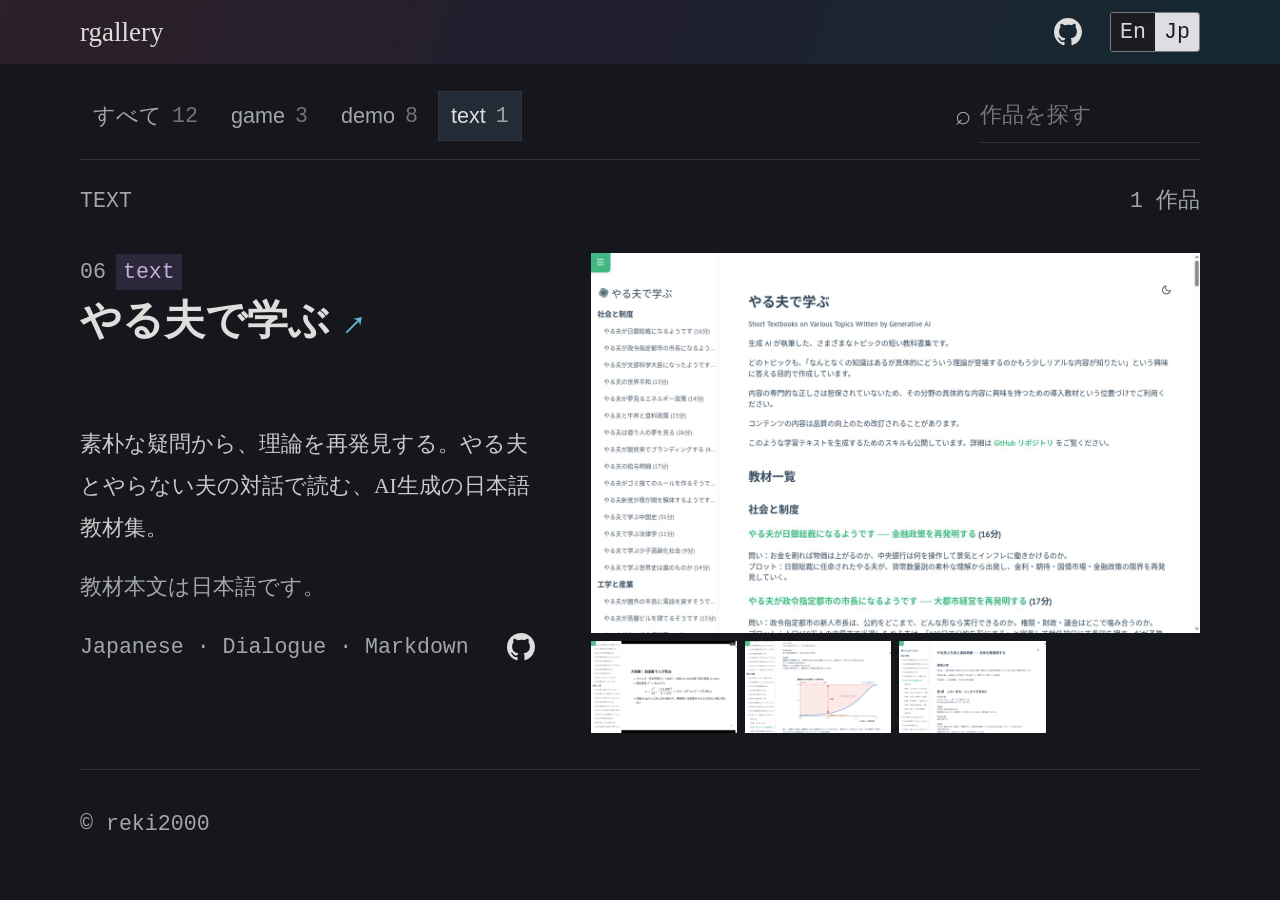
<file: docs/text.html>
<!doctype html>
<html lang="ja"><head><meta charset="utf-8"><meta name="viewport" content="width=device-width,initial-scale=1">
<title>作品一覧 — rgallery</title><meta name="description" content="ブラウザで動くデモやゲーム、対話で読む教材。 つくったものを、ここに集めています。">
<meta name="theme-color" content="#16171d"><link rel="canonical" href="https://reki2000.github.io/rgallery/text.html">
<link rel="alternate" hreflang="en" href="https://reki2000.github.io/rgallery/en/text.html">
<meta property="og:type" content="website"><meta property="og:title" content="作品一覧"><meta property="og:description" content="ブラウザで動くデモやゲーム、対話で読む教材。 つくったものを、ここに集めています。"><meta property="og:url" content="https://reki2000.github.io/rgallery/text.html">
<link rel="stylesheet" href="assets/style.css?v=33f4e793"><script src="assets/site.js?v=e14bcc80" defer></script></head>
<body><a class="skip-link" href="#main">本文へ</a><div class="page">
<header class="site-header"><a class="wordmark" href="index.html">rgallery</a>
<div class="header-right"><a class="github-link icon-link" href="https://github.com/reki2000/rgallery" target="_blank" rel="noopener noreferrer" aria-label="rgallery · GitHub" title="rgallery · GitHub"><svg viewBox="0 0 16 16" aria-hidden="true" focusable="false"><path fill="currentColor" d="M8 0C3.58 0 0 3.58 0 8c0 3.54 2.29 6.53 5.47 7.59.4.07.55-.17.55-.38 0-.19-.01-.82-.01-1.49-2.01.37-2.53-.49-2.69-.94-.09-.23-.48-.94-.82-1.13-.28-.15-.68-.52-.01-.53.63-.01 1.08.58 1.23.82.72 1.21 1.87.87 2.33.66.07-.52.28-.87.51-1.07-1.78-.2-3.64-.89-3.64-3.95 0-.87.31-1.59.82-2.15-.08-.2-.36-1.02.08-2.12 0 0 .67-.21 2.2.82A7.65 7.65 0 0 1 8 3.86c.68 0 1.36.09 2 .27 1.53-1.04 2.2-.82 2.2-.82.44 1.1.16 1.92.08 2.12.51.56.82 1.27.82 2.15 0 3.07-1.87 3.75-3.65 3.95.29.25.54.73.54 1.48 0 1.07-.01 1.93-.01 2.2 0 .21.15.46.55.38A8.01 8.01 0 0 0 16 8c0-4.42-3.58-8-8-8Z"/></svg></a><nav class="languages" aria-label="表示言語"><a href="en/text.html" lang="en" hreflang="en" aria-label="English">En</a><span aria-current="page" class="active" lang="ja" aria-label="日本語">Jp</span></nav></div></header>
<main id="main"><h1 class="sr-only">作品一覧</h1><section class="collection" aria-label="作品一覧"><div class="collection-tools"><nav class="filters" aria-label="種類"><a href="index.html" data-filter="all" class="filter " >すべて <span class="mono">12</span></a><a href="game.html" data-filter="game" class="filter " >game <span class="mono">3</span></a><a href="demo.html" data-filter="demo" class="filter " >demo <span class="mono">8</span></a><a href="text.html" data-filter="text" class="filter selected" aria-current="page">text <span class="mono">1</span></a></nav>
<div class="search" hidden><label class="sr-only" for="search">作品を探す</label><span aria-hidden="true">⌕</span><input id="search" type="search" placeholder="作品を探す" title="名前・説明・技術で検索"><button class="clear-search" hidden aria-label="検索をクリア">×</button></div></div>
<div class="collection-heading"><span class="mono">TEXT</span><span class="result-count mono" role="status" aria-live="polite">1 作品</span></div>
<div class="project-list" data-category="text" data-works="作品"><article id="project-yaruo" class="project" data-tags="text" data-search="やる夫で学ぶ 素朴な疑問から、理論を再発見する。やる夫とやらない夫の対話で読む、ai生成の日本語教材集。 japanese dialogue markdown text">
      <div class="project-head"><div class="head-meta"><span class="number mono">06</span><span class="tag tag-text">text</span></div><h2><a class="title-link" href="https://reki2000.github.io/genai-textbooks/" target="_blank" rel="noopener noreferrer">やる夫で学ぶ <span aria-hidden="true">↗</span></a></h2></div>
      <div class="project-body"><p>素朴な疑問から、理論を再発見する。やる夫とやらない夫の対話で読む、AI生成の日本語教材集。</p><p class="project-note">教材本文は日本語です。</p>
      <div class="project-tech"><span class="technologies mono">Japanese · Dialogue · Markdown</span><a class="repository-link icon-link" href="https://github.com/reki2000/genai-textbooks" target="_blank" rel="noopener noreferrer" aria-label="やる夫で学ぶ · GitHub" title="やる夫で学ぶ · GitHub"><svg viewBox="0 0 16 16" aria-hidden="true" focusable="false"><path fill="currentColor" d="M8 0C3.58 0 0 3.58 0 8c0 3.54 2.29 6.53 5.47 7.59.4.07.55-.17.55-.38 0-.19-.01-.82-.01-1.49-2.01.37-2.53-.49-2.69-.94-.09-.23-.48-.94-.82-1.13-.28-.15-.68-.52-.01-.53.63-.01 1.08.58 1.23.82.72 1.21 1.87.87 2.33.66.07-.52.28-.87.51-1.07-1.78-.2-3.64-.89-3.64-3.95 0-.87.31-1.59.82-2.15-.08-.2-.36-1.02.08-2.12 0 0 .67-.21 2.2.82A7.65 7.65 0 0 1 8 3.86c.68 0 1.36.09 2 .27 1.53-1.04 2.2-.82 2.2-.82.44 1.1.16 1.92.08 2.12.51.56.82 1.27.82 2.15 0 3.07-1.87 3.75-3.65 3.95.29.25.54.73.54 1.48 0 1.07-.01 1.93-.01 2.2 0 .21.15.46.55.38A8.01 8.01 0 0 0 16 8c0-4.42-3.58-8-8-8Z"/></svg></a></div></div>
      <div class="project-preview"><a href="assets/projects/yaruo/images/9a870be2a2148fafc837.jpg" class="preview-shot screenshot-link shot-0" data-gallery="yaruo" data-caption="教材一覧" aria-label="画像を拡大: 教材一覧" ><img src="assets/projects/yaruo/images/9a870be2a2148fafc837.jpg" alt="教材一覧" loading="lazy" decoding="async"></a><a href="assets/projects/yaruo/images/9baea0e2d2d753c6798f.jpg" class="preview-shot screenshot-link shot-1" data-gallery="yaruo" data-caption="教材のスライド表示" aria-label="画像を拡大: 教材のスライド表示" ><img src="assets/projects/yaruo/images/9baea0e2d2d753c6798f.jpg" alt="教材のスライド表示" loading="lazy" decoding="async"></a><a href="assets/projects/yaruo/images/ad20604eb8ff7365beb4.jpg" class="preview-shot screenshot-link shot-2" data-gallery="yaruo" data-caption="対話と図解で学ぶ情報量" aria-label="画像を拡大: 対話と図解で学ぶ情報量" ><img src="assets/projects/yaruo/images/ad20604eb8ff7365beb4.jpg" alt="対話と図解で学ぶ情報量" loading="lazy" decoding="async"></a><a href="assets/projects/yaruo/images/b92f315e2b6799054f86.jpg" class="preview-shot screenshot-link shot-3" data-gallery="yaruo" data-caption="食料政策の教材・対話本文" aria-label="画像を拡大: 食料政策の教材・対話本文" ><img src="assets/projects/yaruo/images/b92f315e2b6799054f86.jpg" alt="食料政策の教材・対話本文" loading="lazy" decoding="async"></a></div></article></div><p class="empty-state" hidden>該当する作品がありません。</p></section></main><footer><span class="mono">© reki2000</span></footer></div>
<dialog class="lightbox" aria-label="スクリーンショット"><div class="lightbox-top"><span class="lightbox-caption"></span><button class="close-lightbox" aria-label="閉じる">×</button></div><img alt=""><div class="lightbox-bottom"><button class="previous-shot" aria-label="前の画像">←</button><span class="lightbox-count mono"></span><button class="next-shot" aria-label="次の画像">→</button></div></dialog>
</body></html>
</file>
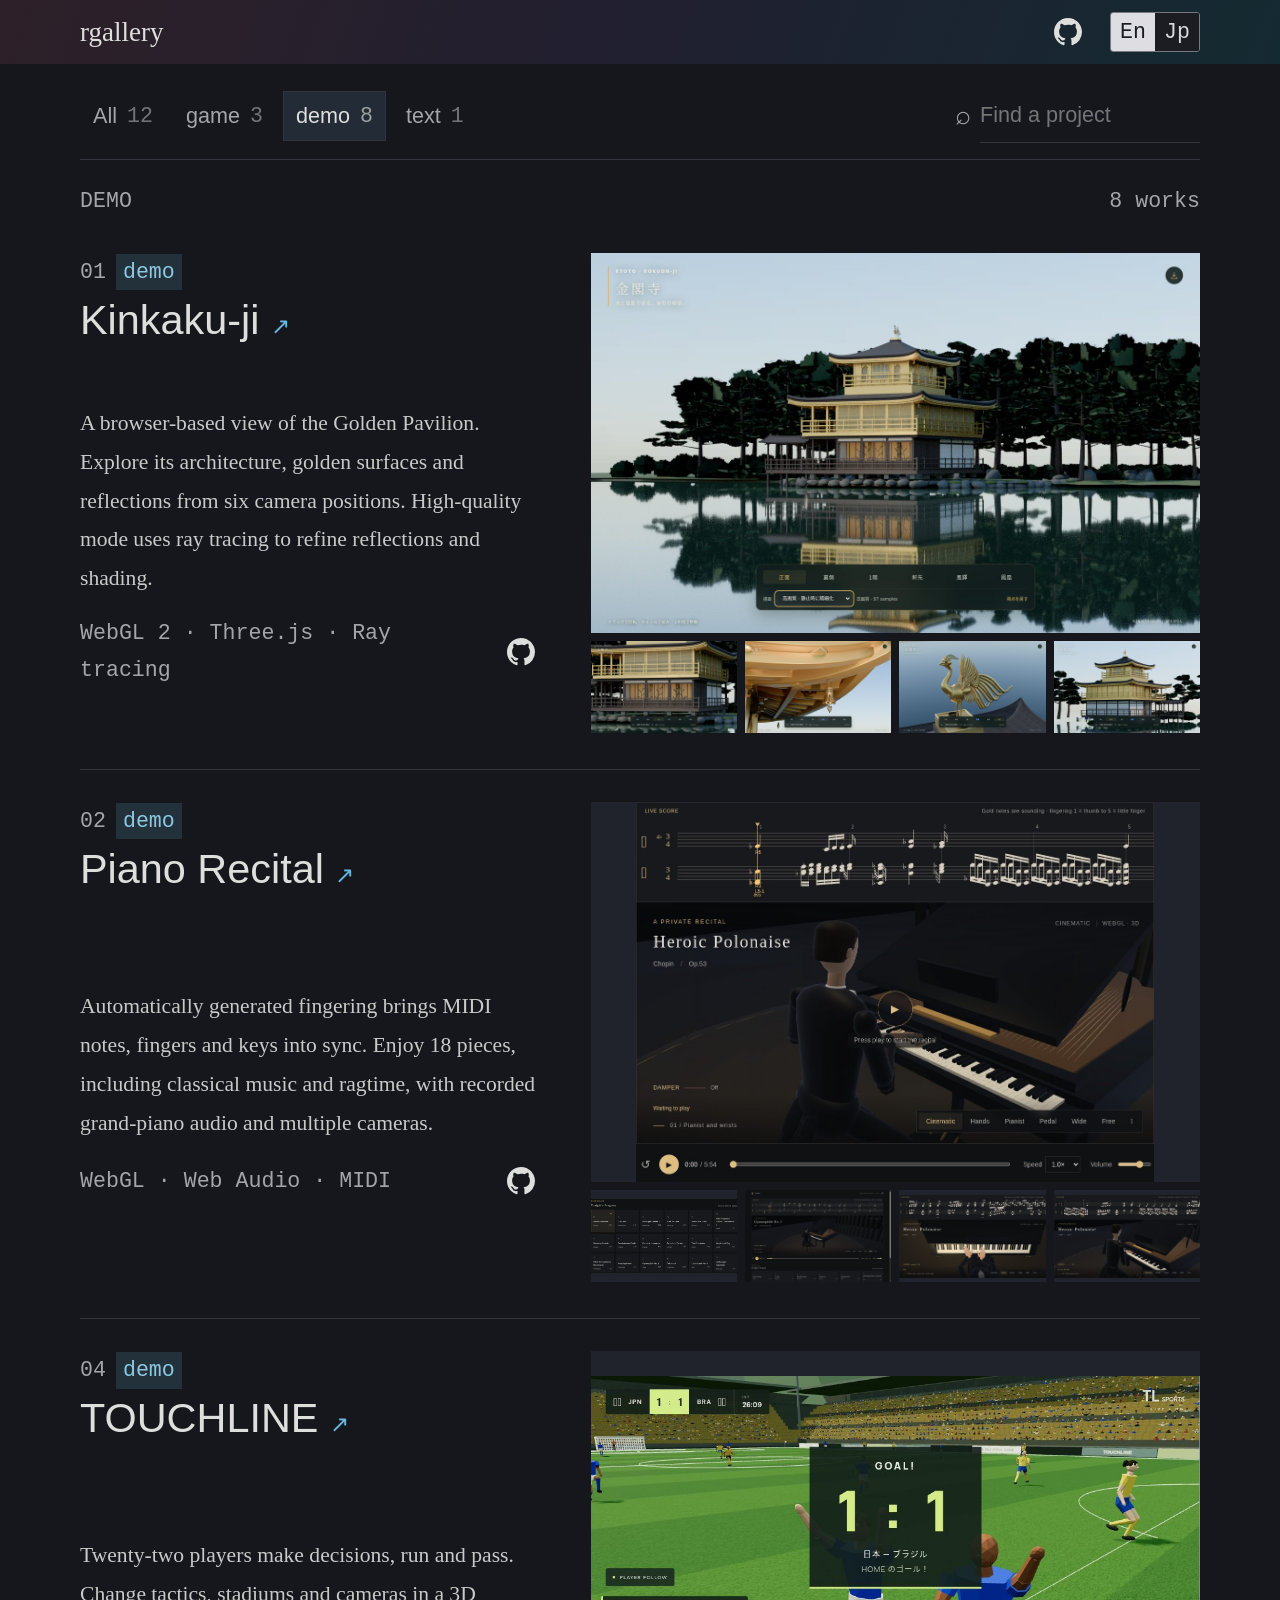
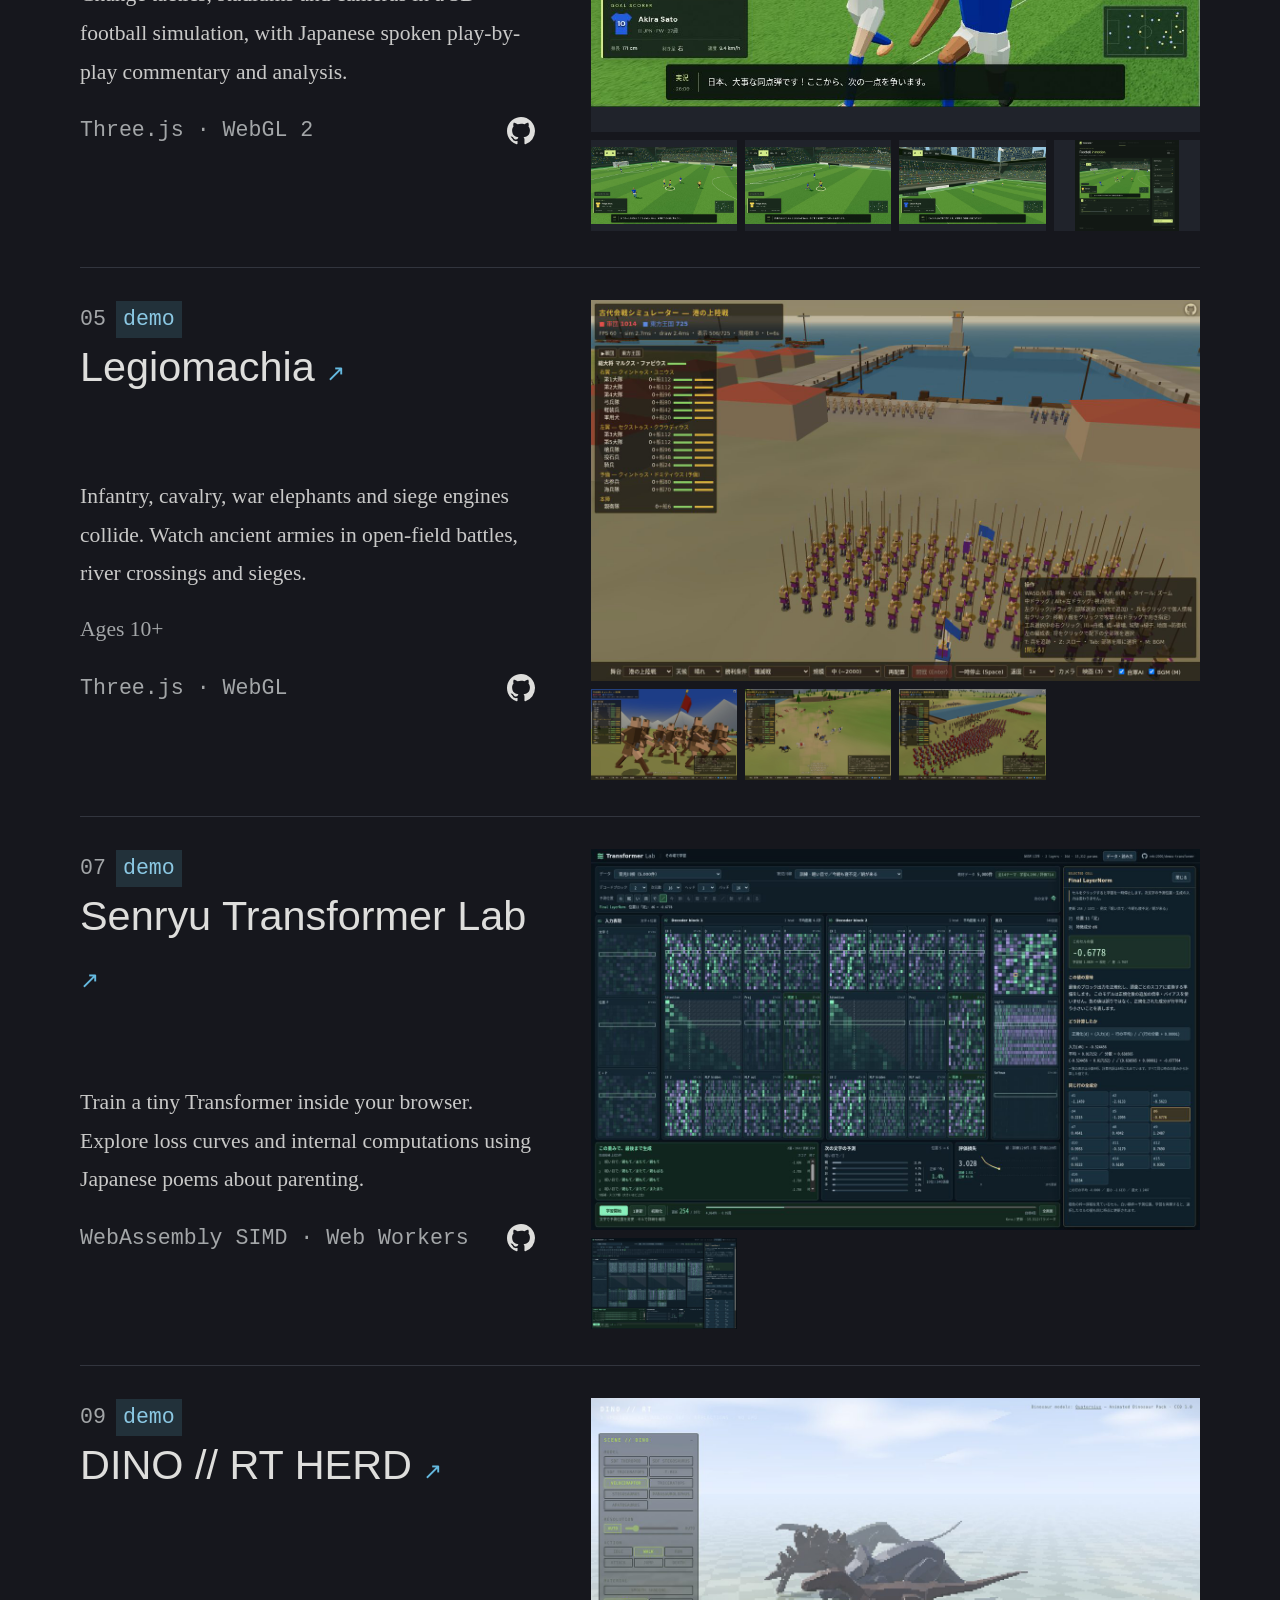
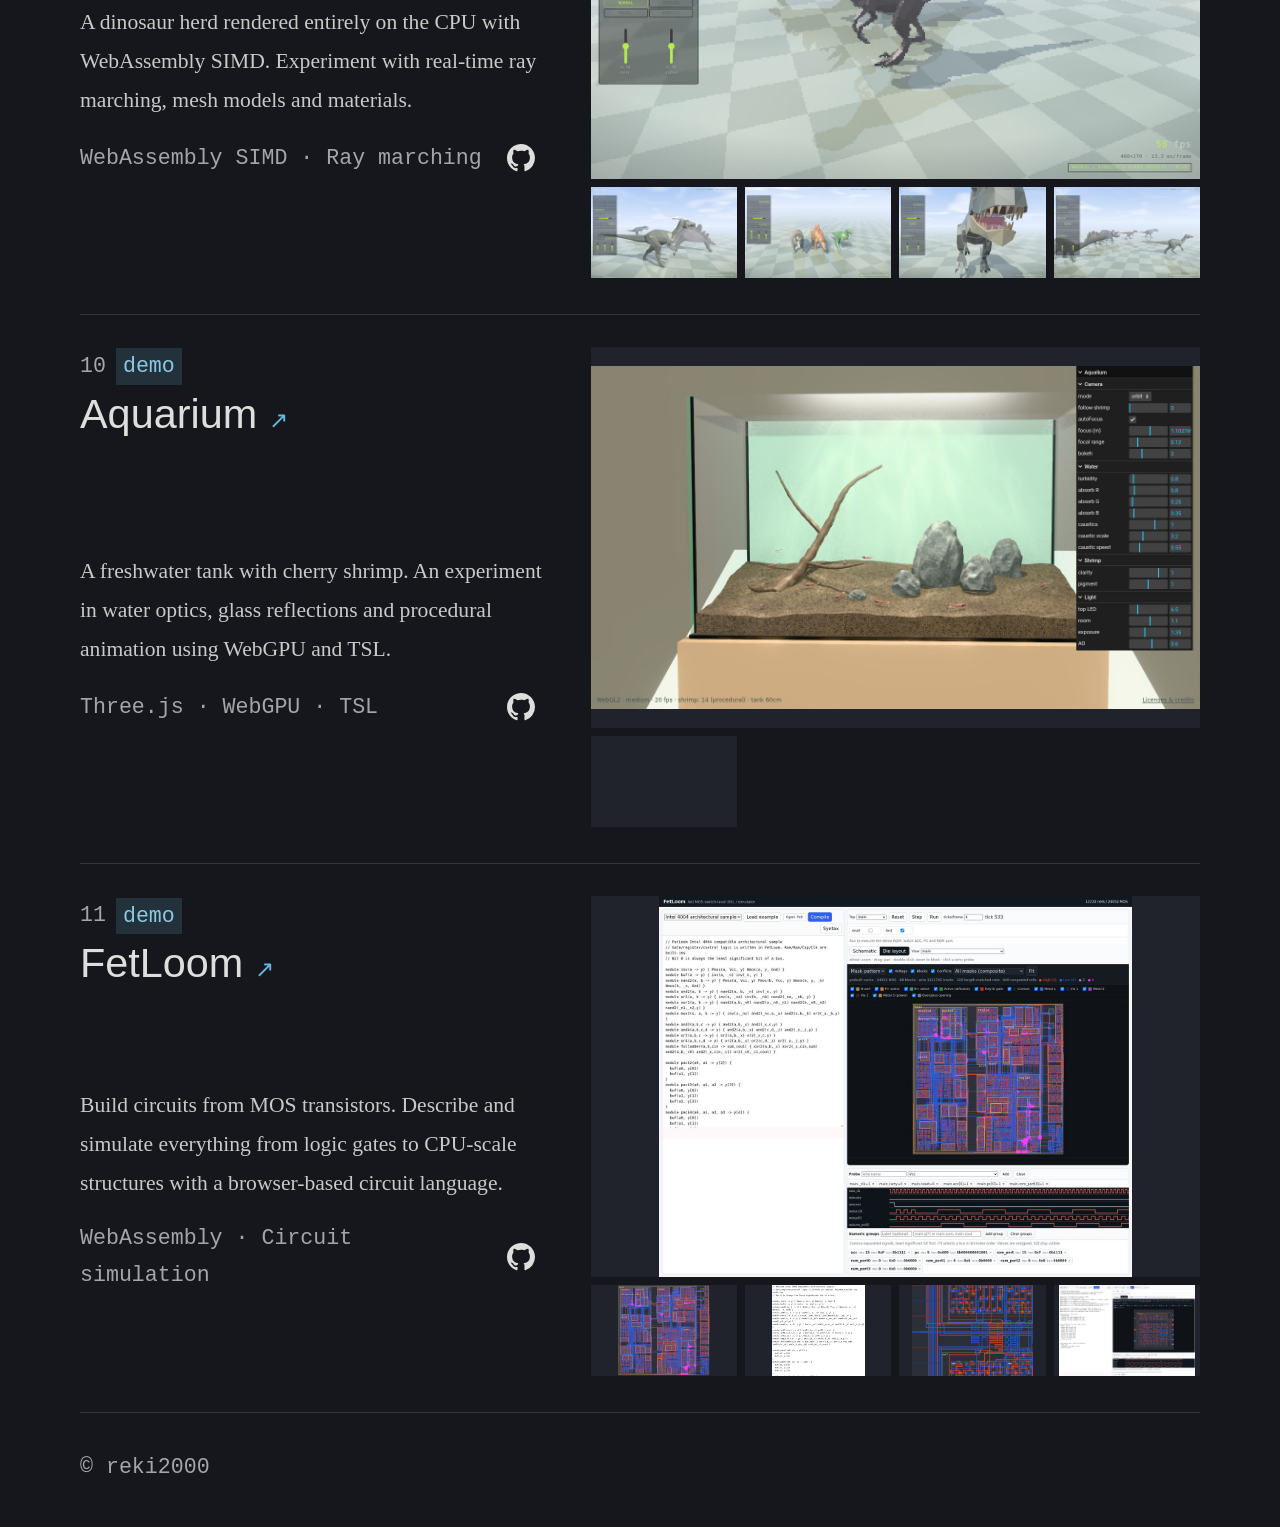
<file: docs/en/demo.html>
<!doctype html>
<html lang="en"><head><meta charset="utf-8"><meta name="viewport" content="width=device-width,initial-scale=1">
<title>Collection — rgallery</title><meta name="description" content="Demos and games for the browser. Ideas explored through conversation. A collection of things I make.">
<meta name="theme-color" content="#16171d"><link rel="canonical" href="https://reki2000.github.io/rgallery/en/demo.html">
<link rel="alternate" hreflang="ja" href="https://reki2000.github.io/rgallery/demo.html">
<meta property="og:type" content="website"><meta property="og:title" content="Collection"><meta property="og:description" content="Demos and games for the browser. Ideas explored through conversation. A collection of things I make."><meta property="og:url" content="https://reki2000.github.io/rgallery/en/demo.html">
<link rel="stylesheet" href="../assets/style.css?v=33f4e793"><script src="../assets/site.js?v=e14bcc80" defer></script></head>
<body><a class="skip-link" href="#main">Skip to content</a><div class="page">
<header class="site-header"><a class="wordmark" href="index.html">rgallery</a>
<div class="header-right"><a class="github-link icon-link" href="https://github.com/reki2000/rgallery" target="_blank" rel="noopener noreferrer" aria-label="rgallery · GitHub" title="rgallery · GitHub"><svg viewBox="0 0 16 16" aria-hidden="true" focusable="false"><path fill="currentColor" d="M8 0C3.58 0 0 3.58 0 8c0 3.54 2.29 6.53 5.47 7.59.4.07.55-.17.55-.38 0-.19-.01-.82-.01-1.49-2.01.37-2.53-.49-2.69-.94-.09-.23-.48-.94-.82-1.13-.28-.15-.68-.52-.01-.53.63-.01 1.08.58 1.23.82.72 1.21 1.87.87 2.33.66.07-.52.28-.87.51-1.07-1.78-.2-3.64-.89-3.64-3.95 0-.87.31-1.59.82-2.15-.08-.2-.36-1.02.08-2.12 0 0 .67-.21 2.2.82A7.65 7.65 0 0 1 8 3.86c.68 0 1.36.09 2 .27 1.53-1.04 2.2-.82 2.2-.82.44 1.1.16 1.92.08 2.12.51.56.82 1.27.82 2.15 0 3.07-1.87 3.75-3.65 3.95.29.25.54.73.54 1.48 0 1.07-.01 1.93-.01 2.2 0 .21.15.46.55.38A8.01 8.01 0 0 0 16 8c0-4.42-3.58-8-8-8Z"/></svg></a><nav class="languages" aria-label="Language"><span aria-current="page" class="active" lang="en" aria-label="English">En</span><a href="../demo.html" lang="ja" hreflang="ja" aria-label="日本語">Jp</a></nav></div></header>
<main id="main"><h1 class="sr-only">Collection</h1><section class="collection" aria-label="Collection"><div class="collection-tools"><nav class="filters" aria-label="Category"><a href="index.html" data-filter="all" class="filter " >All <span class="mono">12</span></a><a href="game.html" data-filter="game" class="filter " >game <span class="mono">3</span></a><a href="demo.html" data-filter="demo" class="filter selected" aria-current="page">demo <span class="mono">8</span></a><a href="text.html" data-filter="text" class="filter " >text <span class="mono">1</span></a></nav>
<div class="search" hidden><label class="sr-only" for="search">Find a project</label><span aria-hidden="true">⌕</span><input id="search" type="search" placeholder="Find a project" title="Search names, descriptions or technology"><button class="clear-search" hidden aria-label="Clear search">×</button></div></div>
<div class="collection-heading"><span class="mono">DEMO</span><span class="result-count mono" role="status" aria-live="polite">8 works</span></div>
<div class="project-list" data-category="demo" data-works="works"><article id="project-kinkakuji" class="project" data-tags="demo" data-search="kinkaku-ji a browser-based view of the golden pavilion. explore its architecture, golden surfaces and reflections from six camera positions. high-quality mode uses ray tracing to refine reflections and shading. webgl 2 three.js ray tracing demo">
      <div class="project-head"><div class="head-meta"><span class="number mono">01</span><span class="tag tag-demo">demo</span></div><h2><a class="title-link" href="https://reki2000.github.io/demos-kinkakuji/" target="_blank" rel="noopener noreferrer">Kinkaku-ji <span aria-hidden="true">↗</span></a></h2></div>
      <div class="project-body"><p>A browser-based view of the Golden Pavilion. Explore its architecture, golden surfaces and reflections from six camera positions. High-quality mode uses ray tracing to refine reflections and shading.</p>
      <div class="project-tech"><span class="technologies mono">WebGL 2 · Three.js · Ray tracing</span><a class="repository-link icon-link" href="https://github.com/reki2000/demos-kinkakuji" target="_blank" rel="noopener noreferrer" aria-label="Kinkaku-ji · GitHub" title="Kinkaku-ji · GitHub"><svg viewBox="0 0 16 16" aria-hidden="true" focusable="false"><path fill="currentColor" d="M8 0C3.58 0 0 3.58 0 8c0 3.54 2.29 6.53 5.47 7.59.4.07.55-.17.55-.38 0-.19-.01-.82-.01-1.49-2.01.37-2.53-.49-2.69-.94-.09-.23-.48-.94-.82-1.13-.28-.15-.68-.52-.01-.53.63-.01 1.08.58 1.23.82.72 1.21 1.87.87 2.33.66.07-.52.28-.87.51-1.07-1.78-.2-3.64-.89-3.64-3.95 0-.87.31-1.59.82-2.15-.08-.2-.36-1.02.08-2.12 0 0 .67-.21 2.2.82A7.65 7.65 0 0 1 8 3.86c.68 0 1.36.09 2 .27 1.53-1.04 2.2-.82 2.2-.82.44 1.1.16 1.92.08 2.12.51.56.82 1.27.82 2.15 0 3.07-1.87 3.75-3.65 3.95.29.25.54.73.54 1.48 0 1.07-.01 1.93-.01 2.2 0 .21.15.46.55.38A8.01 8.01 0 0 0 16 8c0-4.42-3.58-8-8-8Z"/></svg></a></div></div>
      <div class="project-preview"><a href="../assets/projects/kinkakuji/images/bbafd30887756fbfefd7.jpg" class="preview-shot screenshot-link shot-0" data-gallery="kinkakuji" data-caption="Front view and reflections" aria-label="Enlarge image: Front view and reflections" ><img src="../assets/projects/kinkakuji/images/bbafd30887756fbfefd7.jpg" alt="Front view and reflections" loading="lazy" decoding="async"></a><a href="../assets/projects/kinkakuji/images/40eb059ac54685e63260.jpg" class="preview-shot screenshot-link shot-1" data-gallery="kinkakuji" data-caption="Ground-floor paintings and veranda" aria-label="Enlarge image: Ground-floor paintings and veranda" ><img src="../assets/projects/kinkakuji/images/40eb059ac54685e63260.jpg" alt="Ground-floor paintings and veranda" loading="lazy" decoding="async"></a><a href="../assets/projects/kinkakuji/images/900a9c59b5b9c751bec2.jpg" class="preview-shot screenshot-link shot-2" data-gallery="kinkakuji" data-caption="Eaves and hanging bell" aria-label="Enlarge image: Eaves and hanging bell" ><img src="../assets/projects/kinkakuji/images/900a9c59b5b9c751bec2.jpg" alt="Eaves and hanging bell" loading="lazy" decoding="async"></a><a href="../assets/projects/kinkakuji/images/5cd1f772769528ccbc5f.jpg" class="preview-shot screenshot-link shot-3" data-gallery="kinkakuji" data-caption="Phoenix on the roof" aria-label="Enlarge image: Phoenix on the roof" ><img src="../assets/projects/kinkakuji/images/5cd1f772769528ccbc5f.jpg" alt="Phoenix on the roof" loading="lazy" decoding="async"></a><a href="../assets/projects/kinkakuji/images/a130f396a6bf901be2d5.jpg" class="preview-shot screenshot-link shot-4" data-gallery="kinkakuji" data-caption="Rear view" aria-label="Enlarge image: Rear view" ><img src="../assets/projects/kinkakuji/images/a130f396a6bf901be2d5.jpg" alt="Rear view" loading="lazy" decoding="async"></a></div></article><article id="project-pianist" class="project" data-tags="demo" data-search="piano recital automatically generated fingering brings midi notes, fingers and keys into sync. enjoy 18 pieces, including classical music and ragtime, with recorded grand-piano audio and multiple cameras. webgl web audio midi demo">
      <div class="project-head"><div class="head-meta"><span class="number mono">02</span><span class="tag tag-demo">demo</span></div><h2><a class="title-link" href="https://reki2000.github.io/demos-pianist/" target="_blank" rel="noopener noreferrer">Piano Recital <span aria-hidden="true">↗</span></a></h2></div>
      <div class="project-body"><p>Automatically generated fingering brings MIDI notes, fingers and keys into sync. Enjoy 18 pieces, including classical music and ragtime, with recorded grand-piano audio and multiple cameras.</p>
      <div class="project-tech"><span class="technologies mono">WebGL · Web Audio · MIDI</span><a class="repository-link icon-link" href="https://github.com/reki2000/demos-pianist" target="_blank" rel="noopener noreferrer" aria-label="Piano Recital · GitHub" title="Piano Recital · GitHub"><svg viewBox="0 0 16 16" aria-hidden="true" focusable="false"><path fill="currentColor" d="M8 0C3.58 0 0 3.58 0 8c0 3.54 2.29 6.53 5.47 7.59.4.07.55-.17.55-.38 0-.19-.01-.82-.01-1.49-2.01.37-2.53-.49-2.69-.94-.09-.23-.48-.94-.82-1.13-.28-.15-.68-.52-.01-.53.63-.01 1.08.58 1.23.82.72 1.21 1.87.87 2.33.66.07-.52.28-.87.51-1.07-1.78-.2-3.64-.89-3.64-3.95 0-.87.31-1.59.82-2.15-.08-.2-.36-1.02.08-2.12 0 0 .67-.21 2.2.82A7.65 7.65 0 0 1 8 3.86c.68 0 1.36.09 2 .27 1.53-1.04 2.2-.82 2.2-.82.44 1.1.16 1.92.08 2.12.51.56.82 1.27.82 2.15 0 3.07-1.87 3.75-3.65 3.95.29.25.54.73.54 1.48 0 1.07-.01 1.93-.01 2.2 0 .21.15.46.55.38A8.01 8.01 0 0 0 16 8c0-4.42-3.58-8-8-8Z"/></svg></a></div></div>
      <div class="project-preview"><a href="../assets/projects/pianist/images/56cb00e380f5f61ce0f1.jpg" class="preview-shot screenshot-link shot-0" data-gallery="pianist" data-caption="Heroic Polonaise · score, performance and playback controls" aria-label="Enlarge image: Heroic Polonaise · score, performance and playback controls" ><img src="../assets/projects/pianist/images/56cb00e380f5f61ce0f1.jpg" alt="Heroic Polonaise · score, performance and playback controls" loading="lazy" decoding="async"></a><a href="../assets/projects/pianist/images/da84420dd699cf44e0b8.jpg" class="preview-shot screenshot-link shot-1" data-gallery="pianist" data-caption="All 18 pieces" aria-label="Enlarge image: All 18 pieces" ><img src="../assets/projects/pianist/images/da84420dd699cf44e0b8.jpg" alt="All 18 pieces" loading="lazy" decoding="async"></a><a href="../assets/projects/pianist/images/9df2aa948b6a42879a92.jpg" class="preview-shot screenshot-link shot-2" data-gallery="pianist" data-caption="Full interface with score, performance and controls" aria-label="Enlarge image: Full interface with score, performance and controls" ><img src="../assets/projects/pianist/images/9df2aa948b6a42879a92.jpg" alt="Full interface with score, performance and controls" loading="lazy" decoding="async"></a><a href="../assets/projects/pianist/images/5975b1fbbb079f7eafb2.jpg" class="preview-shot screenshot-link shot-3" data-gallery="pianist" data-caption="Automatically generated fingering · hands view" aria-label="Enlarge image: Automatically generated fingering · hands view" ><img src="../assets/projects/pianist/images/5975b1fbbb079f7eafb2.jpg" alt="Automatically generated fingering · hands view" loading="lazy" decoding="async"></a><a href="../assets/projects/pianist/images/4a7bf942c2901a3f6448.jpg" class="preview-shot screenshot-link shot-4" data-gallery="pianist" data-caption="Heroic Polonaise · live score and performance" aria-label="Enlarge image: Heroic Polonaise · live score and performance" ><img src="../assets/projects/pianist/images/4a7bf942c2901a3f6448.jpg" alt="Heroic Polonaise · live score and performance" loading="lazy" decoding="async"></a><a href="../assets/projects/pianist/images/bc651e240976e0a58edc.jpg" class="preview-shot screenshot-link shot-5" data-gallery="pianist" data-caption="Mobile · score and performance" aria-label="Enlarge image: Mobile · score and performance" hidden></a><a href="../assets/projects/pianist/images/d4d1ab14e95d66df1081.jpg" class="preview-shot screenshot-link shot-6" data-gallery="pianist" data-caption="Mobile · score and hands" aria-label="Enlarge image: Mobile · score and hands" hidden></a><a href="../assets/projects/pianist/images/583b21f9a7ab3e2455a9.jpg" class="preview-shot screenshot-link shot-7" data-gallery="pianist" data-caption="Rondo alla Turca · live score and performance" aria-label="Enlarge image: Rondo alla Turca · live score and performance" hidden></a></div></article><article id="project-touchline" class="project" data-tags="demo" data-search="touchline twenty-two players make decisions, run and pass. change tactics, stadiums and cameras in a 3d football simulation, with japanese spoken play-by-play commentary and analysis. three.js webgl 2 demo">
      <div class="project-head"><div class="head-meta"><span class="number mono">04</span><span class="tag tag-demo">demo</span></div><h2><a class="title-link" href="https://reki2000.github.io/demos-soccer/" target="_blank" rel="noopener noreferrer">TOUCHLINE <span aria-hidden="true">↗</span></a></h2></div>
      <div class="project-body"><p>Twenty-two players make decisions, run and pass. Change tactics, stadiums and cameras in a 3D football simulation, with Japanese spoken play-by-play commentary and analysis.</p>
      <div class="project-tech"><span class="technologies mono">Three.js · WebGL 2</span><a class="repository-link icon-link" href="https://github.com/reki2000/demos-soccer" target="_blank" rel="noopener noreferrer" aria-label="TOUCHLINE · GitHub" title="TOUCHLINE · GitHub"><svg viewBox="0 0 16 16" aria-hidden="true" focusable="false"><path fill="currentColor" d="M8 0C3.58 0 0 3.58 0 8c0 3.54 2.29 6.53 5.47 7.59.4.07.55-.17.55-.38 0-.19-.01-.82-.01-1.49-2.01.37-2.53-.49-2.69-.94-.09-.23-.48-.94-.82-1.13-.28-.15-.68-.52-.01-.53.63-.01 1.08.58 1.23.82.72 1.21 1.87.87 2.33.66.07-.52.28-.87.51-1.07-1.78-.2-3.64-.89-3.64-3.95 0-.87.31-1.59.82-2.15-.08-.2-.36-1.02.08-2.12 0 0 .67-.21 2.2.82A7.65 7.65 0 0 1 8 3.86c.68 0 1.36.09 2 .27 1.53-1.04 2.2-.82 2.2-.82.44 1.1.16 1.92.08 2.12.51.56.82 1.27.82 2.15 0 3.07-1.87 3.75-3.65 3.95.29.25.54.73.54 1.48 0 1.07-.01 1.93-.01 2.2 0 .21.15.46.55.38A8.01 8.01 0 0 0 16 8c0-4.42-3.58-8-8-8Z"/></svg></a></div></div>
      <div class="project-preview"><a href="../assets/projects/touchline/images/55f98bf6ba88c850c919.jpg" class="preview-shot screenshot-link shot-0" data-gallery="touchline" data-caption="Goal celebration" aria-label="Enlarge image: Goal celebration" ><img src="../assets/projects/touchline/images/55f98bf6ba88c850c919.jpg" alt="Goal celebration" loading="lazy" decoding="async"></a><a href="../assets/projects/touchline/images/0d814fae47db78426adf.jpg" class="preview-shot screenshot-link shot-1" data-gallery="touchline" data-caption="Match scene 1" aria-label="Enlarge image: Match scene 1" ><img src="../assets/projects/touchline/images/0d814fae47db78426adf.jpg" alt="Match scene 1" loading="lazy" decoding="async"></a><a href="../assets/projects/touchline/images/0c554bc7fa4fd9c089bd.jpg" class="preview-shot screenshot-link shot-2" data-gallery="touchline" data-caption="Match scene 2" aria-label="Enlarge image: Match scene 2" ><img src="../assets/projects/touchline/images/0c554bc7fa4fd9c089bd.jpg" alt="Match scene 2" loading="lazy" decoding="async"></a><a href="../assets/projects/touchline/images/8985163483ad59d58647.jpg" class="preview-shot screenshot-link shot-3" data-gallery="touchline" data-caption="Match scene 3" aria-label="Enlarge image: Match scene 3" ><img src="../assets/projects/touchline/images/8985163483ad59d58647.jpg" alt="Match scene 3" loading="lazy" decoding="async"></a><a href="../assets/projects/touchline/images/dd173c65bf1949a67d55.jpg" class="preview-shot screenshot-link shot-4" data-gallery="touchline" data-caption="Full interface with match and settings" aria-label="Enlarge image: Full interface with match and settings" ><img src="../assets/projects/touchline/images/dd173c65bf1949a67d55.jpg" alt="Full interface with match and settings" loading="lazy" decoding="async"></a><a href="../assets/projects/touchline/images/599aa3c7ba1aa57aa2b5.jpg" class="preview-shot screenshot-link shot-5" data-gallery="touchline" data-caption="Desktop scene 1" aria-label="Enlarge image: Desktop scene 1" hidden></a><a href="../assets/projects/touchline/images/70a3eda86332a8f59523.jpg" class="preview-shot screenshot-link shot-6" data-gallery="touchline" data-caption="Desktop scene 2" aria-label="Enlarge image: Desktop scene 2" hidden></a><a href="../assets/projects/touchline/images/7f74700e5c842a491a9d.jpg" class="preview-shot screenshot-link shot-7" data-gallery="touchline" data-caption="Mobile match 1" aria-label="Enlarge image: Mobile match 1" hidden></a><a href="../assets/projects/touchline/images/291b321281d9828221f7.jpg" class="preview-shot screenshot-link shot-8" data-gallery="touchline" data-caption="Mobile match 2" aria-label="Enlarge image: Mobile match 2" hidden></a></div></article><article id="project-legiomachia" class="project" data-tags="demo" data-search="legiomachia infantry, cavalry, war elephants and siege engines collide. watch ancient armies in open-field battles, river crossings and sieges. three.js webgl demo">
      <div class="project-head"><div class="head-meta"><span class="number mono">05</span><span class="tag tag-demo">demo</span></div><h2><a class="title-link" href="https://reki2000.github.io/legiomachia/" target="_blank" rel="noopener noreferrer">Legiomachia <span aria-hidden="true">↗</span></a></h2></div>
      <div class="project-body"><p>Infantry, cavalry, war elephants and siege engines collide. Watch ancient armies in open-field battles, river crossings and sieges.</p><p class="project-note">Ages 10+</p>
      <div class="project-tech"><span class="technologies mono">Three.js · WebGL</span><a class="repository-link icon-link" href="https://github.com/reki2000/legiomachia" target="_blank" rel="noopener noreferrer" aria-label="Legiomachia · GitHub" title="Legiomachia · GitHub"><svg viewBox="0 0 16 16" aria-hidden="true" focusable="false"><path fill="currentColor" d="M8 0C3.58 0 0 3.58 0 8c0 3.54 2.29 6.53 5.47 7.59.4.07.55-.17.55-.38 0-.19-.01-.82-.01-1.49-2.01.37-2.53-.49-2.69-.94-.09-.23-.48-.94-.82-1.13-.28-.15-.68-.52-.01-.53.63-.01 1.08.58 1.23.82.72 1.21 1.87.87 2.33.66.07-.52.28-.87.51-1.07-1.78-.2-3.64-.89-3.64-3.95 0-.87.31-1.59.82-2.15-.08-.2-.36-1.02.08-2.12 0 0 .67-.21 2.2.82A7.65 7.65 0 0 1 8 3.86c.68 0 1.36.09 2 .27 1.53-1.04 2.2-.82 2.2-.82.44 1.1.16 1.92.08 2.12.51.56.82 1.27.82 2.15 0 3.07-1.87 3.75-3.65 3.95.29.25.54.73.54 1.48 0 1.07-.01 1.93-.01 2.2 0 .21.15.46.55.38A8.01 8.01 0 0 0 16 8c0-4.42-3.58-8-8-8Z"/></svg></a></div></div>
      <div class="project-preview"><a href="../assets/projects/legiomachia/images/95d96b8b764e8a8298e1.jpg" class="preview-shot screenshot-link shot-0" data-gallery="legiomachia" data-caption="Desktop scene 1" aria-label="Enlarge image: Desktop scene 1" ><img src="../assets/projects/legiomachia/images/95d96b8b764e8a8298e1.jpg" alt="Desktop scene 1" loading="lazy" decoding="async"></a><a href="../assets/projects/legiomachia/images/f4c1203c3255be5cd4a3.jpg" class="preview-shot screenshot-link shot-1" data-gallery="legiomachia" data-caption="Desktop scene 2" aria-label="Enlarge image: Desktop scene 2" ><img src="../assets/projects/legiomachia/images/f4c1203c3255be5cd4a3.jpg" alt="Desktop scene 2" loading="lazy" decoding="async"></a><a href="../assets/projects/legiomachia/images/51164bb4ab0cd436952b.jpg" class="preview-shot screenshot-link shot-2" data-gallery="legiomachia" data-caption="Desktop scene 3" aria-label="Enlarge image: Desktop scene 3" ><img src="../assets/projects/legiomachia/images/51164bb4ab0cd436952b.jpg" alt="Desktop scene 3" loading="lazy" decoding="async"></a><a href="../assets/projects/legiomachia/images/b26dcdf287b6555551e4.jpg" class="preview-shot screenshot-link shot-3" data-gallery="legiomachia" data-caption="Desktop scene 4" aria-label="Enlarge image: Desktop scene 4" ><img src="../assets/projects/legiomachia/images/b26dcdf287b6555551e4.jpg" alt="Desktop scene 4" loading="lazy" decoding="async"></a></div></article><article id="project-transformer" class="project" data-tags="demo" data-search="senryu transformer lab train a tiny transformer inside your browser. explore loss curves and internal computations using japanese poems about parenting. webassembly simd web workers demo">
      <div class="project-head"><div class="head-meta"><span class="number mono">07</span><span class="tag tag-demo">demo</span></div><h2><a class="title-link" href="https://reki2000.github.io/demos-transformer/" target="_blank" rel="noopener noreferrer">Senryu Transformer Lab <span aria-hidden="true">↗</span></a></h2></div>
      <div class="project-body"><p>Train a tiny Transformer inside your browser. Explore loss curves and internal computations using Japanese poems about parenting.</p>
      <div class="project-tech"><span class="technologies mono">WebAssembly SIMD · Web Workers</span><a class="repository-link icon-link" href="https://github.com/reki2000/demos-transformer" target="_blank" rel="noopener noreferrer" aria-label="Senryu Transformer Lab · GitHub" title="Senryu Transformer Lab · GitHub"><svg viewBox="0 0 16 16" aria-hidden="true" focusable="false"><path fill="currentColor" d="M8 0C3.58 0 0 3.58 0 8c0 3.54 2.29 6.53 5.47 7.59.4.07.55-.17.55-.38 0-.19-.01-.82-.01-1.49-2.01.37-2.53-.49-2.69-.94-.09-.23-.48-.94-.82-1.13-.28-.15-.68-.52-.01-.53.63-.01 1.08.58 1.23.82.72 1.21 1.87.87 2.33.66.07-.52.28-.87.51-1.07-1.78-.2-3.64-.89-3.64-3.95 0-.87.31-1.59.82-2.15-.08-.2-.36-1.02.08-2.12 0 0 .67-.21 2.2.82A7.65 7.65 0 0 1 8 3.86c.68 0 1.36.09 2 .27 1.53-1.04 2.2-.82 2.2-.82.44 1.1.16 1.92.08 2.12.51.56.82 1.27.82 2.15 0 3.07-1.87 3.75-3.65 3.95.29.25.54.73.54 1.48 0 1.07-.01 1.93-.01 2.2 0 .21.15.46.55.38A8.01 8.01 0 0 0 16 8c0-4.42-3.58-8-8-8Z"/></svg></a></div></div>
      <div class="project-preview"><a href="../assets/projects/transformer/images/5edcca04697e75cd16de.jpg" class="preview-shot screenshot-link shot-0" data-gallery="transformer" data-caption="Desktop scene 1" aria-label="Enlarge image: Desktop scene 1" ><img src="../assets/projects/transformer/images/5edcca04697e75cd16de.jpg" alt="Desktop scene 1" loading="lazy" decoding="async"></a><a href="../assets/projects/transformer/images/77be8989d43e303b61d8.jpg" class="preview-shot screenshot-link shot-1" data-gallery="transformer" data-caption="Desktop scene 2" aria-label="Enlarge image: Desktop scene 2" ><img src="../assets/projects/transformer/images/77be8989d43e303b61d8.jpg" alt="Desktop scene 2" loading="lazy" decoding="async"></a></div></article><article id="project-dino" class="project" data-tags="demo" data-search="dino // rt herd a dinosaur herd rendered entirely on the cpu with webassembly simd. experiment with real-time ray marching, mesh models and materials. webassembly simd ray marching demo">
      <div class="project-head"><div class="head-meta"><span class="number mono">09</span><span class="tag tag-demo">demo</span></div><h2><a class="title-link" href="https://wasm-raytrace.pages.dev/" target="_blank" rel="noopener noreferrer">DINO // RT HERD <span aria-hidden="true">↗</span></a></h2></div>
      <div class="project-body"><p>A dinosaur herd rendered entirely on the CPU with WebAssembly SIMD. Experiment with real-time ray marching, mesh models and materials.</p>
      <div class="project-tech"><span class="technologies mono">WebAssembly SIMD · Ray marching</span><a class="repository-link icon-link" href="https://github.com/reki2000/wasm-raytrace" target="_blank" rel="noopener noreferrer" aria-label="DINO // RT HERD · GitHub" title="DINO // RT HERD · GitHub"><svg viewBox="0 0 16 16" aria-hidden="true" focusable="false"><path fill="currentColor" d="M8 0C3.58 0 0 3.58 0 8c0 3.54 2.29 6.53 5.47 7.59.4.07.55-.17.55-.38 0-.19-.01-.82-.01-1.49-2.01.37-2.53-.49-2.69-.94-.09-.23-.48-.94-.82-1.13-.28-.15-.68-.52-.01-.53.63-.01 1.08.58 1.23.82.72 1.21 1.87.87 2.33.66.07-.52.28-.87.51-1.07-1.78-.2-3.64-.89-3.64-3.95 0-.87.31-1.59.82-2.15-.08-.2-.36-1.02.08-2.12 0 0 .67-.21 2.2.82A7.65 7.65 0 0 1 8 3.86c.68 0 1.36.09 2 .27 1.53-1.04 2.2-.82 2.2-.82.44 1.1.16 1.92.08 2.12.51.56.82 1.27.82 2.15 0 3.07-1.87 3.75-3.65 3.95.29.25.54.73.54 1.48 0 1.07-.01 1.93-.01 2.2 0 .21.15.46.55.38A8.01 8.01 0 0 0 16 8c0-4.42-3.58-8-8-8Z"/></svg></a></div></div>
      <div class="project-preview"><a href="../assets/projects/dino/images/c30d23d20da464ac21e7.jpg" class="preview-shot screenshot-link shot-0" data-gallery="dino" data-caption="Desktop scene 1" aria-label="Enlarge image: Desktop scene 1" ><img src="../assets/projects/dino/images/c30d23d20da464ac21e7.jpg" alt="Desktop scene 1" loading="lazy" decoding="async"></a><a href="../assets/projects/dino/images/eb846e7b4bdbc2f27441.jpg" class="preview-shot screenshot-link shot-1" data-gallery="dino" data-caption="Desktop scene 2" aria-label="Enlarge image: Desktop scene 2" ><img src="../assets/projects/dino/images/eb846e7b4bdbc2f27441.jpg" alt="Desktop scene 2" loading="lazy" decoding="async"></a><a href="../assets/projects/dino/images/fc13efef9b4a2171f33f.jpg" class="preview-shot screenshot-link shot-2" data-gallery="dino" data-caption="Desktop scene 3" aria-label="Enlarge image: Desktop scene 3" ><img src="../assets/projects/dino/images/fc13efef9b4a2171f33f.jpg" alt="Desktop scene 3" loading="lazy" decoding="async"></a><a href="../assets/projects/dino/images/217f63e358d92432d1c7.jpg" class="preview-shot screenshot-link shot-3" data-gallery="dino" data-caption="Desktop scene 4" aria-label="Enlarge image: Desktop scene 4" ><img src="../assets/projects/dino/images/217f63e358d92432d1c7.jpg" alt="Desktop scene 4" loading="lazy" decoding="async"></a><a href="../assets/projects/dino/images/51c22f23cfb587208dee.jpg" class="preview-shot screenshot-link shot-4" data-gallery="dino" data-caption="Desktop scene 5" aria-label="Enlarge image: Desktop scene 5" ><img src="../assets/projects/dino/images/51c22f23cfb587208dee.jpg" alt="Desktop scene 5" loading="lazy" decoding="async"></a><a href="../assets/projects/dino/images/70452feb90916eed1db2.jpg" class="preview-shot screenshot-link shot-5" data-gallery="dino" data-caption="Mobile scene 1" aria-label="Enlarge image: Mobile scene 1" hidden></a><a href="../assets/projects/dino/images/16932974ba059dbfdde0.jpg" class="preview-shot screenshot-link shot-6" data-gallery="dino" data-caption="Mobile scene 2" aria-label="Enlarge image: Mobile scene 2" hidden></a></div></article><article id="project-aquarium" class="project" data-tags="demo" data-search="aquarium a freshwater tank with cherry shrimp. an experiment in water optics, glass reflections and procedural animation using webgpu and tsl. three.js webgpu tsl demo">
      <div class="project-head"><div class="head-meta"><span class="number mono">10</span><span class="tag tag-demo">demo</span></div><h2><a class="title-link" href="https://reki2000.github.io/aquarium/" target="_blank" rel="noopener noreferrer">Aquarium <span aria-hidden="true">↗</span></a></h2></div>
      <div class="project-body"><p>A freshwater tank with cherry shrimp. An experiment in water optics, glass reflections and procedural animation using WebGPU and TSL.</p>
      <div class="project-tech"><span class="technologies mono">Three.js · WebGPU · TSL</span><a class="repository-link icon-link" href="https://github.com/reki2000/aquarium" target="_blank" rel="noopener noreferrer" aria-label="Aquarium · GitHub" title="Aquarium · GitHub"><svg viewBox="0 0 16 16" aria-hidden="true" focusable="false"><path fill="currentColor" d="M8 0C3.58 0 0 3.58 0 8c0 3.54 2.29 6.53 5.47 7.59.4.07.55-.17.55-.38 0-.19-.01-.82-.01-1.49-2.01.37-2.53-.49-2.69-.94-.09-.23-.48-.94-.82-1.13-.28-.15-.68-.52-.01-.53.63-.01 1.08.58 1.23.82.72 1.21 1.87.87 2.33.66.07-.52.28-.87.51-1.07-1.78-.2-3.64-.89-3.64-3.95 0-.87.31-1.59.82-2.15-.08-.2-.36-1.02.08-2.12 0 0 .67-.21 2.2.82A7.65 7.65 0 0 1 8 3.86c.68 0 1.36.09 2 .27 1.53-1.04 2.2-.82 2.2-.82.44 1.1.16 1.92.08 2.12.51.56.82 1.27.82 2.15 0 3.07-1.87 3.75-3.65 3.95.29.25.54.73.54 1.48 0 1.07-.01 1.93-.01 2.2 0 .21.15.46.55.38A8.01 8.01 0 0 0 16 8c0-4.42-3.58-8-8-8Z"/></svg></a></div></div>
      <div class="project-preview"><a href="../assets/projects/aquarium/images/97ae8fdec20ea714afcc.jpg" class="preview-shot screenshot-link shot-0" data-gallery="aquarium" data-caption="Cherry shrimp aquarium overview" aria-label="Enlarge image: Cherry shrimp aquarium overview" ><img src="../assets/projects/aquarium/images/97ae8fdec20ea714afcc.jpg" alt="Cherry shrimp aquarium overview" loading="lazy" decoding="async"></a><a href="../assets/projects/aquarium/images/446ab8597a00865ef382.jpg" class="preview-shot screenshot-link shot-1" data-gallery="aquarium" data-caption="Cherry shrimp close-up" aria-label="Enlarge image: Cherry shrimp close-up" ><img src="../assets/projects/aquarium/images/446ab8597a00865ef382.jpg" alt="Cherry shrimp close-up" loading="lazy" decoding="async"></a></div></article><article id="project-fetloom" class="project" data-tags="demo" data-search="fetloom build circuits from mos transistors. describe and simulate everything from logic gates to cpu-scale structures with a browser-based circuit language. webassembly circuit simulation demo">
      <div class="project-head"><div class="head-meta"><span class="number mono">11</span><span class="tag tag-demo">demo</span></div><h2><a class="title-link" href="https://reki2000.github.io/fetloom/" target="_blank" rel="noopener noreferrer">FetLoom <span aria-hidden="true">↗</span></a></h2></div>
      <div class="project-body"><p>Build circuits from MOS transistors. Describe and simulate everything from logic gates to CPU-scale structures with a browser-based circuit language.</p>
      <div class="project-tech"><span class="technologies mono">WebAssembly · Circuit simulation</span><a class="repository-link icon-link" href="https://github.com/reki2000/fetloom" target="_blank" rel="noopener noreferrer" aria-label="FetLoom · GitHub" title="FetLoom · GitHub"><svg viewBox="0 0 16 16" aria-hidden="true" focusable="false"><path fill="currentColor" d="M8 0C3.58 0 0 3.58 0 8c0 3.54 2.29 6.53 5.47 7.59.4.07.55-.17.55-.38 0-.19-.01-.82-.01-1.49-2.01.37-2.53-.49-2.69-.94-.09-.23-.48-.94-.82-1.13-.28-.15-.68-.52-.01-.53.63-.01 1.08.58 1.23.82.72 1.21 1.87.87 2.33.66.07-.52.28-.87.51-1.07-1.78-.2-3.64-.89-3.64-3.95 0-.87.31-1.59.82-2.15-.08-.2-.36-1.02.08-2.12 0 0 .67-.21 2.2.82A7.65 7.65 0 0 1 8 3.86c.68 0 1.36.09 2 .27 1.53-1.04 2.2-.82 2.2-.82.44 1.1.16 1.92.08 2.12.51.56.82 1.27.82 2.15 0 3.07-1.87 3.75-3.65 3.95.29.25.54.73.54 1.48 0 1.07-.01 1.93-.01 2.2 0 .21.15.46.55.38A8.01 8.01 0 0 0 16 8c0-4.42-3.58-8-8-8Z"/></svg></a></div></div>
      <div class="project-preview"><a href="../assets/projects/fetloom/images/800fec57a30a90bd8854.jpg" class="preview-shot screenshot-link shot-0" data-gallery="fetloom" data-caption="Intel 4004 · die layout and signal waveforms" aria-label="Enlarge image: Intel 4004 · die layout and signal waveforms" ><img src="../assets/projects/fetloom/images/800fec57a30a90bd8854.jpg" alt="Intel 4004 · die layout and signal waveforms" loading="lazy" decoding="async"></a><a href="../assets/projects/fetloom/images/ecf70c8ccd1546236620.jpg" class="preview-shot screenshot-link shot-1" data-gallery="fetloom" data-caption="Intel 4004 circuit layout · close-up" aria-label="Enlarge image: Intel 4004 circuit layout · close-up" ><img src="../assets/projects/fetloom/images/ecf70c8ccd1546236620.jpg" alt="Intel 4004 circuit layout · close-up" loading="lazy" decoding="async"></a><a href="../assets/projects/fetloom/images/2ce160bd9173af7b8482.jpg" class="preview-shot screenshot-link shot-2" data-gallery="fetloom" data-caption=".fetl source code · close-up" aria-label="Enlarge image: .fetl source code · close-up" ><img src="../assets/projects/fetloom/images/2ce160bd9173af7b8482.jpg" alt=".fetl source code · close-up" loading="lazy" decoding="async"></a><a href="../assets/projects/fetloom/images/348669ca20f90caeb8e7.jpg" class="preview-shot screenshot-link shot-3" data-gallery="fetloom" data-caption="Circuit wiring and module detail" aria-label="Enlarge image: Circuit wiring and module detail" ><img src="../assets/projects/fetloom/images/348669ca20f90caeb8e7.jpg" alt="Circuit wiring and module detail" loading="lazy" decoding="async"></a><a href="../assets/projects/fetloom/images/4b6cd85bc04ae5c26c12.jpg" class="preview-shot screenshot-link shot-4" data-gallery="fetloom" data-caption="4-bit counter · source, circuit layout and waveforms" aria-label="Enlarge image: 4-bit counter · source, circuit layout and waveforms" ><img src="../assets/projects/fetloom/images/4b6cd85bc04ae5c26c12.jpg" alt="4-bit counter · source, circuit layout and waveforms" loading="lazy" decoding="async"></a></div></article></div><p class="empty-state" hidden>No matching projects.</p></section></main><footer><span class="mono">© reki2000</span></footer></div>
<dialog class="lightbox" aria-label="Screenshots"><div class="lightbox-top"><span class="lightbox-caption"></span><button class="close-lightbox" aria-label="Close">×</button></div><img alt=""><div class="lightbox-bottom"><button class="previous-shot" aria-label="Previous image">←</button><span class="lightbox-count mono"></span><button class="next-shot" aria-label="Next image">→</button></div></dialog>
</body></html>
</file>
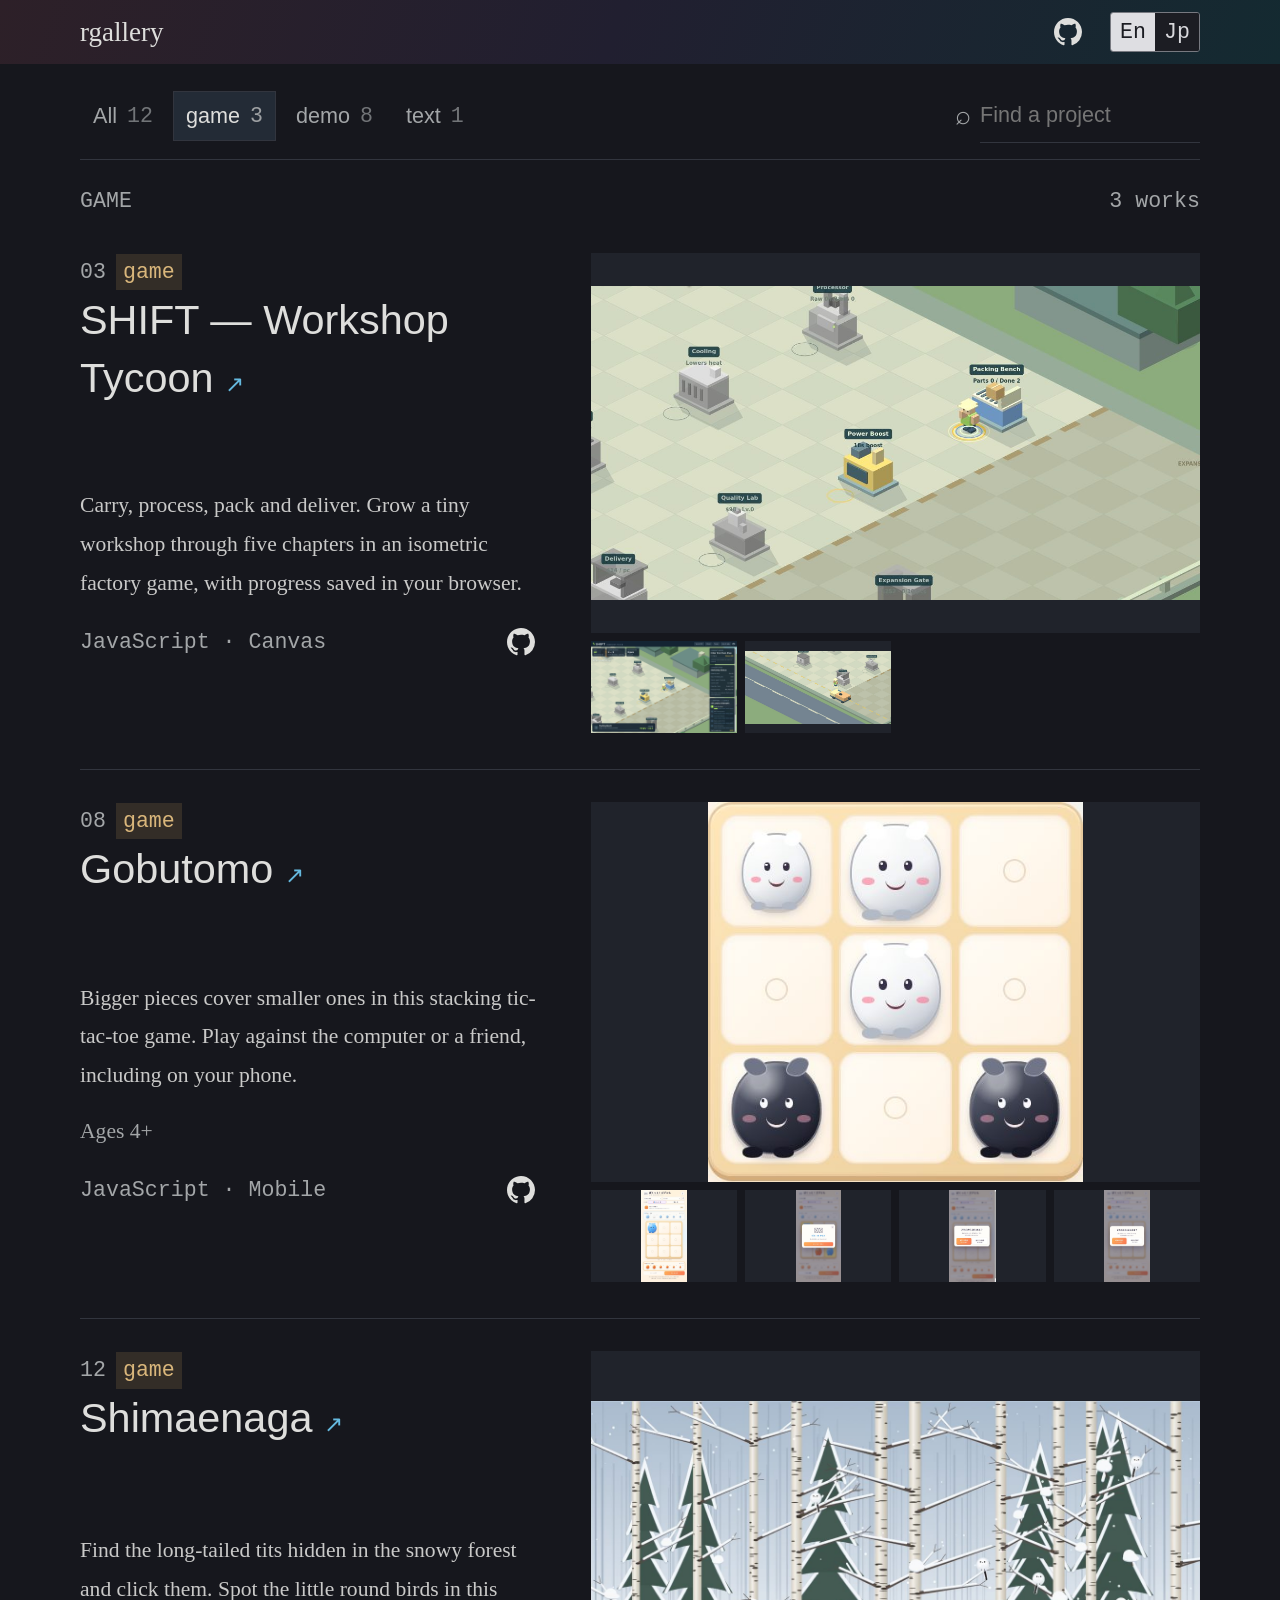
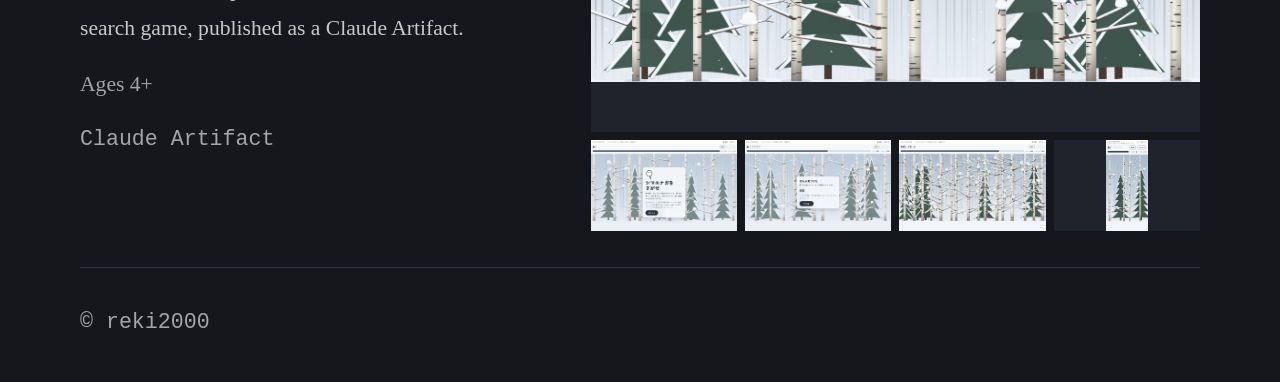
<file: docs/en/game.html>
<!doctype html>
<html lang="en"><head><meta charset="utf-8"><meta name="viewport" content="width=device-width,initial-scale=1">
<title>Collection — rgallery</title><meta name="description" content="Demos and games for the browser. Ideas explored through conversation. A collection of things I make.">
<meta name="theme-color" content="#16171d"><link rel="canonical" href="https://reki2000.github.io/rgallery/en/game.html">
<link rel="alternate" hreflang="ja" href="https://reki2000.github.io/rgallery/game.html">
<meta property="og:type" content="website"><meta property="og:title" content="Collection"><meta property="og:description" content="Demos and games for the browser. Ideas explored through conversation. A collection of things I make."><meta property="og:url" content="https://reki2000.github.io/rgallery/en/game.html">
<link rel="stylesheet" href="../assets/style.css?v=33f4e793"><script src="../assets/site.js?v=e14bcc80" defer></script></head>
<body><a class="skip-link" href="#main">Skip to content</a><div class="page">
<header class="site-header"><a class="wordmark" href="index.html">rgallery</a>
<div class="header-right"><a class="github-link icon-link" href="https://github.com/reki2000/rgallery" target="_blank" rel="noopener noreferrer" aria-label="rgallery · GitHub" title="rgallery · GitHub"><svg viewBox="0 0 16 16" aria-hidden="true" focusable="false"><path fill="currentColor" d="M8 0C3.58 0 0 3.58 0 8c0 3.54 2.29 6.53 5.47 7.59.4.07.55-.17.55-.38 0-.19-.01-.82-.01-1.49-2.01.37-2.53-.49-2.69-.94-.09-.23-.48-.94-.82-1.13-.28-.15-.68-.52-.01-.53.63-.01 1.08.58 1.23.82.72 1.21 1.87.87 2.33.66.07-.52.28-.87.51-1.07-1.78-.2-3.64-.89-3.64-3.95 0-.87.31-1.59.82-2.15-.08-.2-.36-1.02.08-2.12 0 0 .67-.21 2.2.82A7.65 7.65 0 0 1 8 3.86c.68 0 1.36.09 2 .27 1.53-1.04 2.2-.82 2.2-.82.44 1.1.16 1.92.08 2.12.51.56.82 1.27.82 2.15 0 3.07-1.87 3.75-3.65 3.95.29.25.54.73.54 1.48 0 1.07-.01 1.93-.01 2.2 0 .21.15.46.55.38A8.01 8.01 0 0 0 16 8c0-4.42-3.58-8-8-8Z"/></svg></a><nav class="languages" aria-label="Language"><span aria-current="page" class="active" lang="en" aria-label="English">En</span><a href="../game.html" lang="ja" hreflang="ja" aria-label="日本語">Jp</a></nav></div></header>
<main id="main"><h1 class="sr-only">Collection</h1><section class="collection" aria-label="Collection"><div class="collection-tools"><nav class="filters" aria-label="Category"><a href="index.html" data-filter="all" class="filter " >All <span class="mono">12</span></a><a href="game.html" data-filter="game" class="filter selected" aria-current="page">game <span class="mono">3</span></a><a href="demo.html" data-filter="demo" class="filter " >demo <span class="mono">8</span></a><a href="text.html" data-filter="text" class="filter " >text <span class="mono">1</span></a></nav>
<div class="search" hidden><label class="sr-only" for="search">Find a project</label><span aria-hidden="true">⌕</span><input id="search" type="search" placeholder="Find a project" title="Search names, descriptions or technology"><button class="clear-search" hidden aria-label="Clear search">×</button></div></div>
<div class="collection-heading"><span class="mono">GAME</span><span class="result-count mono" role="status" aria-live="polite">3 works</span></div>
<div class="project-list" data-category="game" data-works="works"><article id="project-shift" class="project" data-tags="game" data-search="shift — workshop tycoon carry, process, pack and deliver. grow a tiny workshop through five chapters in an isometric factory game, with progress saved in your browser. javascript canvas game">
      <div class="project-head"><div class="head-meta"><span class="number mono">03</span><span class="tag tag-game">game</span></div><h2><a class="title-link" href="https://reki2000.github.io/demos-worker/" target="_blank" rel="noopener noreferrer">SHIFT — Workshop Tycoon <span aria-hidden="true">↗</span></a></h2></div>
      <div class="project-body"><p>Carry, process, pack and deliver. Grow a tiny workshop through five chapters in an isometric factory game, with progress saved in your browser.</p>
      <div class="project-tech"><span class="technologies mono">JavaScript · Canvas</span><a class="repository-link icon-link" href="https://github.com/reki2000/demos-worker" target="_blank" rel="noopener noreferrer" aria-label="SHIFT — Workshop Tycoon · GitHub" title="SHIFT — Workshop Tycoon · GitHub"><svg viewBox="0 0 16 16" aria-hidden="true" focusable="false"><path fill="currentColor" d="M8 0C3.58 0 0 3.58 0 8c0 3.54 2.29 6.53 5.47 7.59.4.07.55-.17.55-.38 0-.19-.01-.82-.01-1.49-2.01.37-2.53-.49-2.69-.94-.09-.23-.48-.94-.82-1.13-.28-.15-.68-.52-.01-.53.63-.01 1.08.58 1.23.82.72 1.21 1.87.87 2.33.66.07-.52.28-.87.51-1.07-1.78-.2-3.64-.89-3.64-3.95 0-.87.31-1.59.82-2.15-.08-.2-.36-1.02.08-2.12 0 0 .67-.21 2.2.82A7.65 7.65 0 0 1 8 3.86c.68 0 1.36.09 2 .27 1.53-1.04 2.2-.82 2.2-.82.44 1.1.16 1.92.08 2.12.51.56.82 1.27.82 2.15 0 3.07-1.87 3.75-3.65 3.95.29.25.54.73.54 1.48 0 1.07-.01 1.93-.01 2.2 0 .21.15.46.55.38A8.01 8.01 0 0 0 16 8c0-4.42-3.58-8-8-8Z"/></svg></a></div></div>
      <div class="project-preview"><a href="../assets/projects/shift/images/bd65cfd5ac6fcfdffb1b.jpg" class="preview-shot screenshot-link shot-0" data-gallery="shift" data-caption="Processing and packing in the workshop" aria-label="Enlarge image: Processing and packing in the workshop" ><img src="../assets/projects/shift/images/bd65cfd5ac6fcfdffb1b.jpg" alt="Processing and packing in the workshop" loading="lazy" decoding="async"></a><a href="../assets/projects/shift/images/bcfa1e513889536100d5.jpg" class="preview-shot screenshot-link shot-1" data-gallery="shift" data-caption="Full workshop interface" aria-label="Enlarge image: Full workshop interface" ><img src="../assets/projects/shift/images/bcfa1e513889536100d5.jpg" alt="Full workshop interface" loading="lazy" decoding="async"></a><a href="../assets/projects/shift/images/961adf9319c478b05d92.jpg" class="preview-shot screenshot-link shot-2" data-gallery="shift" data-caption="Delivery scene" aria-label="Enlarge image: Delivery scene" ><img src="../assets/projects/shift/images/961adf9319c478b05d92.jpg" alt="Delivery scene" loading="lazy" decoding="async"></a></div></article><article id="project-gobutomo" class="project" data-tags="game" data-search="gobutomo bigger pieces cover smaller ones in this stacking tic-tac-toe game. play against the computer or a friend, including on your phone. javascript mobile game">
      <div class="project-head"><div class="head-meta"><span class="number mono">08</span><span class="tag tag-game">game</span></div><h2><a class="title-link" href="https://reki2000.github.io/gobutomo/" target="_blank" rel="noopener noreferrer">Gobutomo <span aria-hidden="true">↗</span></a></h2></div>
      <div class="project-body"><p>Bigger pieces cover smaller ones in this stacking tic-tac-toe game. Play against the computer or a friend, including on your phone.</p><p class="project-note">Ages 4+</p>
      <div class="project-tech"><span class="technologies mono">JavaScript · Mobile</span><a class="repository-link icon-link" href="https://github.com/reki2000/gobutomo" target="_blank" rel="noopener noreferrer" aria-label="Gobutomo · GitHub" title="Gobutomo · GitHub"><svg viewBox="0 0 16 16" aria-hidden="true" focusable="false"><path fill="currentColor" d="M8 0C3.58 0 0 3.58 0 8c0 3.54 2.29 6.53 5.47 7.59.4.07.55-.17.55-.38 0-.19-.01-.82-.01-1.49-2.01.37-2.53-.49-2.69-.94-.09-.23-.48-.94-.82-1.13-.28-.15-.68-.52-.01-.53.63-.01 1.08.58 1.23.82.72 1.21 1.87.87 2.33.66.07-.52.28-.87.51-1.07-1.78-.2-3.64-.89-3.64-3.95 0-.87.31-1.59.82-2.15-.08-.2-.36-1.02.08-2.12 0 0 .67-.21 2.2.82A7.65 7.65 0 0 1 8 3.86c.68 0 1.36.09 2 .27 1.53-1.04 2.2-.82 2.2-.82.44 1.1.16 1.92.08 2.12.51.56.82 1.27.82 2.15 0 3.07-1.87 3.75-3.65 3.95.29.25.54.73.54 1.48 0 1.07-.01 1.93-.01 2.2 0 .21.15.46.55.38A8.01 8.01 0 0 0 16 8c0-4.42-3.58-8-8-8Z"/></svg></a></div></div>
      <div class="project-preview"><a href="../assets/projects/gobutomo/images/69a325462843611faf34.jpg" class="preview-shot screenshot-link shot-0" data-gallery="gobutomo" data-caption="Game board during a match" aria-label="Enlarge image: Game board during a match" ><img src="../assets/projects/gobutomo/images/69a325462843611faf34.jpg" alt="Game board during a match" loading="lazy" decoding="async"></a><a href="../assets/projects/gobutomo/images/4108b57b1cb8a9e087d1.jpg" class="preview-shot screenshot-link shot-1" data-gallery="gobutomo" data-caption="Desktop scene 3" aria-label="Enlarge image: Desktop scene 3" ><img src="../assets/projects/gobutomo/images/4108b57b1cb8a9e087d1.jpg" alt="Desktop scene 3" loading="lazy" decoding="async"></a><a href="../assets/projects/gobutomo/images/5e89d6d719bec11e893e.jpg" class="preview-shot screenshot-link shot-2" data-gallery="gobutomo" data-caption="Desktop scene 4" aria-label="Enlarge image: Desktop scene 4" ><img src="../assets/projects/gobutomo/images/5e89d6d719bec11e893e.jpg" alt="Desktop scene 4" loading="lazy" decoding="async"></a><a href="../assets/projects/gobutomo/images/0752973c56cbe4b1ad4f.jpg" class="preview-shot screenshot-link shot-3" data-gallery="gobutomo" data-caption="Desktop scene 1" aria-label="Enlarge image: Desktop scene 1" ><img src="../assets/projects/gobutomo/images/0752973c56cbe4b1ad4f.jpg" alt="Desktop scene 1" loading="lazy" decoding="async"></a><a href="../assets/projects/gobutomo/images/4dc9141df2d8d23d6be6.jpg" class="preview-shot screenshot-link shot-4" data-gallery="gobutomo" data-caption="Desktop scene 2" aria-label="Enlarge image: Desktop scene 2" ><img src="../assets/projects/gobutomo/images/4dc9141df2d8d23d6be6.jpg" alt="Desktop scene 2" loading="lazy" decoding="async"></a></div></article><article id="project-shimaenaga" class="project" data-tags="game" data-search="shimaenaga find the long-tailed tits hidden in the snowy forest and click them. spot the little round birds in this search game, published as a claude artifact. claude artifact game">
      <div class="project-head"><div class="head-meta"><span class="number mono">12</span><span class="tag tag-game">game</span></div><h2><a class="title-link" href="https://claude.ai/artifact/7Qs8xwHhjTpa3gv4LdcKgd" target="_blank" rel="noopener noreferrer">Shimaenaga <span aria-hidden="true">↗</span></a></h2></div>
      <div class="project-body"><p>Find the long-tailed tits hidden in the snowy forest and click them. Spot the little round birds in this search game, published as a Claude Artifact.</p><p class="project-note">Ages 4+</p>
      <div class="project-tech"><span class="technologies mono">Claude Artifact</span></div></div>
      <div class="project-preview"><a href="../assets/projects/shimaenaga/images/0d4c45a2bc8b9f26b0f5.jpg" class="preview-shot screenshot-link shot-0" data-gallery="shimaenaga" data-caption="Finding long-tailed tits in the snowy forest" aria-label="Enlarge image: Finding long-tailed tits in the snowy forest" ><img src="../assets/projects/shimaenaga/images/0d4c45a2bc8b9f26b0f5.jpg" alt="Finding long-tailed tits in the snowy forest" loading="lazy" decoding="async"></a><a href="../assets/projects/shimaenaga/images/f56ea9319aebae07626c.jpg" class="preview-shot screenshot-link shot-1" data-gallery="shimaenaga" data-caption="Start screen" aria-label="Enlarge image: Start screen" ><img src="../assets/projects/shimaenaga/images/f56ea9319aebae07626c.jpg" alt="Start screen" loading="lazy" decoding="async"></a><a href="../assets/projects/shimaenaga/images/dfcf0133bd38590c8aba.jpg" class="preview-shot screenshot-link shot-2" data-gallery="shimaenaga" data-caption="Forest cleared" aria-label="Enlarge image: Forest cleared" ><img src="../assets/projects/shimaenaga/images/dfcf0133bd38590c8aba.jpg" alt="Forest cleared" loading="lazy" decoding="async"></a><a href="../assets/projects/shimaenaga/images/e622bd587fb6ef85096a.jpg" class="preview-shot screenshot-link shot-3" data-gallery="shimaenaga" data-caption="Finding 50 birds in the timed stage" aria-label="Enlarge image: Finding 50 birds in the timed stage" ><img src="../assets/projects/shimaenaga/images/e622bd587fb6ef85096a.jpg" alt="Finding 50 birds in the timed stage" loading="lazy" decoding="async"></a><a href="../assets/projects/shimaenaga/images/fbc67e1a612890610dae.jpg" class="preview-shot screenshot-link shot-4" data-gallery="shimaenaga" data-caption="Mobile gameplay" aria-label="Enlarge image: Mobile gameplay" ><img src="../assets/projects/shimaenaga/images/fbc67e1a612890610dae.jpg" alt="Mobile gameplay" loading="lazy" decoding="async"></a></div></article></div><p class="empty-state" hidden>No matching projects.</p></section></main><footer><span class="mono">© reki2000</span></footer></div>
<dialog class="lightbox" aria-label="Screenshots"><div class="lightbox-top"><span class="lightbox-caption"></span><button class="close-lightbox" aria-label="Close">×</button></div><img alt=""><div class="lightbox-bottom"><button class="previous-shot" aria-label="Previous image">←</button><span class="lightbox-count mono"></span><button class="next-shot" aria-label="Next image">→</button></div></dialog>
</body></html>
</file>
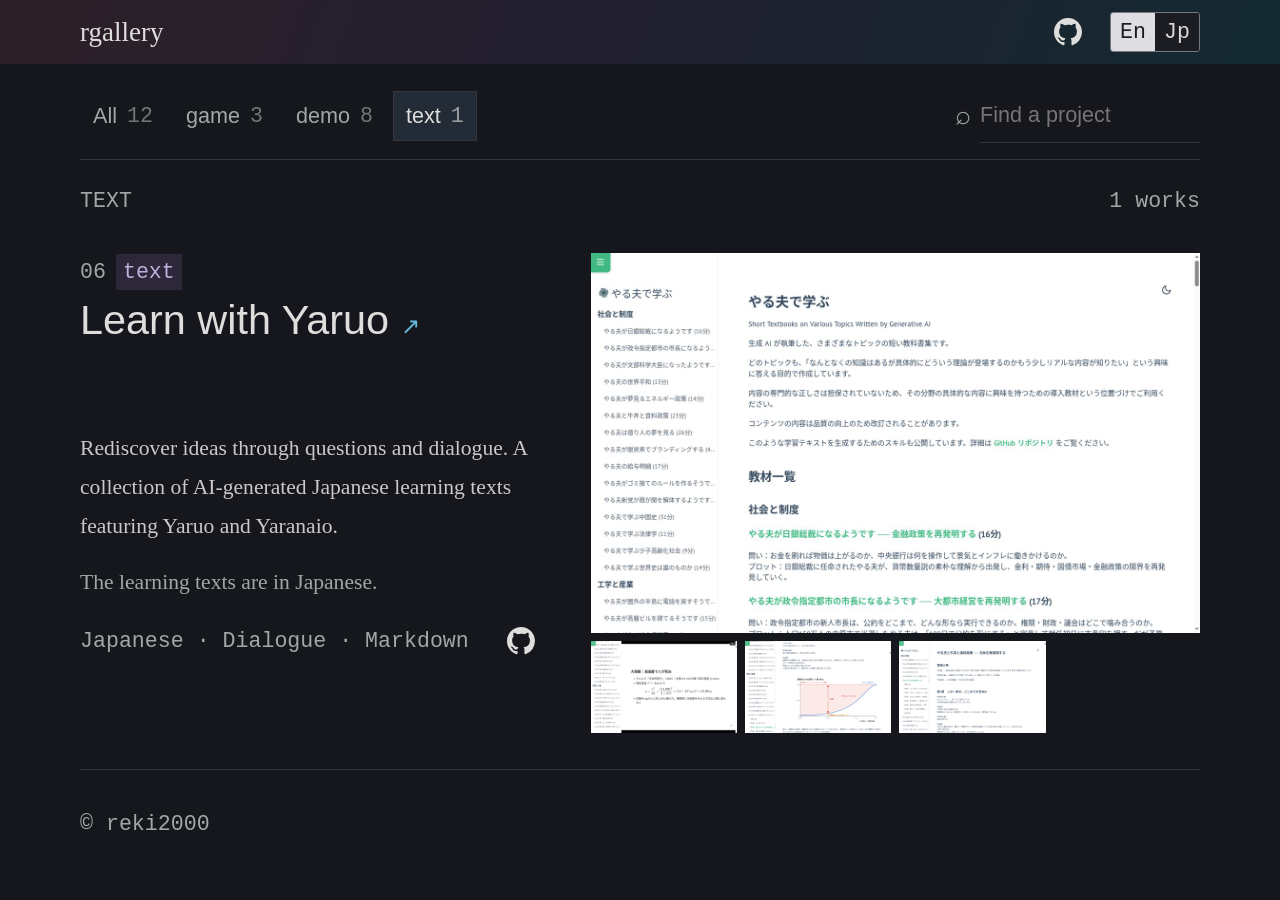
<file: docs/en/text.html>
<!doctype html>
<html lang="en"><head><meta charset="utf-8"><meta name="viewport" content="width=device-width,initial-scale=1">
<title>Collection — rgallery</title><meta name="description" content="Demos and games for the browser. Ideas explored through conversation. A collection of things I make.">
<meta name="theme-color" content="#16171d"><link rel="canonical" href="https://reki2000.github.io/rgallery/en/text.html">
<link rel="alternate" hreflang="ja" href="https://reki2000.github.io/rgallery/text.html">
<meta property="og:type" content="website"><meta property="og:title" content="Collection"><meta property="og:description" content="Demos and games for the browser. Ideas explored through conversation. A collection of things I make."><meta property="og:url" content="https://reki2000.github.io/rgallery/en/text.html">
<link rel="stylesheet" href="../assets/style.css?v=33f4e793"><script src="../assets/site.js?v=e14bcc80" defer></script></head>
<body><a class="skip-link" href="#main">Skip to content</a><div class="page">
<header class="site-header"><a class="wordmark" href="index.html">rgallery</a>
<div class="header-right"><a class="github-link icon-link" href="https://github.com/reki2000/rgallery" target="_blank" rel="noopener noreferrer" aria-label="rgallery · GitHub" title="rgallery · GitHub"><svg viewBox="0 0 16 16" aria-hidden="true" focusable="false"><path fill="currentColor" d="M8 0C3.58 0 0 3.58 0 8c0 3.54 2.29 6.53 5.47 7.59.4.07.55-.17.55-.38 0-.19-.01-.82-.01-1.49-2.01.37-2.53-.49-2.69-.94-.09-.23-.48-.94-.82-1.13-.28-.15-.68-.52-.01-.53.63-.01 1.08.58 1.23.82.72 1.21 1.87.87 2.33.66.07-.52.28-.87.51-1.07-1.78-.2-3.64-.89-3.64-3.95 0-.87.31-1.59.82-2.15-.08-.2-.36-1.02.08-2.12 0 0 .67-.21 2.2.82A7.65 7.65 0 0 1 8 3.86c.68 0 1.36.09 2 .27 1.53-1.04 2.2-.82 2.2-.82.44 1.1.16 1.92.08 2.12.51.56.82 1.27.82 2.15 0 3.07-1.87 3.75-3.65 3.95.29.25.54.73.54 1.48 0 1.07-.01 1.93-.01 2.2 0 .21.15.46.55.38A8.01 8.01 0 0 0 16 8c0-4.42-3.58-8-8-8Z"/></svg></a><nav class="languages" aria-label="Language"><span aria-current="page" class="active" lang="en" aria-label="English">En</span><a href="../text.html" lang="ja" hreflang="ja" aria-label="日本語">Jp</a></nav></div></header>
<main id="main"><h1 class="sr-only">Collection</h1><section class="collection" aria-label="Collection"><div class="collection-tools"><nav class="filters" aria-label="Category"><a href="index.html" data-filter="all" class="filter " >All <span class="mono">12</span></a><a href="game.html" data-filter="game" class="filter " >game <span class="mono">3</span></a><a href="demo.html" data-filter="demo" class="filter " >demo <span class="mono">8</span></a><a href="text.html" data-filter="text" class="filter selected" aria-current="page">text <span class="mono">1</span></a></nav>
<div class="search" hidden><label class="sr-only" for="search">Find a project</label><span aria-hidden="true">⌕</span><input id="search" type="search" placeholder="Find a project" title="Search names, descriptions or technology"><button class="clear-search" hidden aria-label="Clear search">×</button></div></div>
<div class="collection-heading"><span class="mono">TEXT</span><span class="result-count mono" role="status" aria-live="polite">1 works</span></div>
<div class="project-list" data-category="text" data-works="works"><article id="project-yaruo" class="project" data-tags="text" data-search="learn with yaruo rediscover ideas through questions and dialogue. a collection of ai-generated japanese learning texts featuring yaruo and yaranaio. japanese dialogue markdown text">
      <div class="project-head"><div class="head-meta"><span class="number mono">06</span><span class="tag tag-text">text</span></div><h2><a class="title-link" href="https://reki2000.github.io/genai-textbooks/" target="_blank" rel="noopener noreferrer">Learn with Yaruo <span aria-hidden="true">↗</span></a></h2></div>
      <div class="project-body"><p>Rediscover ideas through questions and dialogue. A collection of AI-generated Japanese learning texts featuring Yaruo and Yaranaio.</p><p class="project-note">The learning texts are in Japanese.</p>
      <div class="project-tech"><span class="technologies mono">Japanese · Dialogue · Markdown</span><a class="repository-link icon-link" href="https://github.com/reki2000/genai-textbooks" target="_blank" rel="noopener noreferrer" aria-label="Learn with Yaruo · GitHub" title="Learn with Yaruo · GitHub"><svg viewBox="0 0 16 16" aria-hidden="true" focusable="false"><path fill="currentColor" d="M8 0C3.58 0 0 3.58 0 8c0 3.54 2.29 6.53 5.47 7.59.4.07.55-.17.55-.38 0-.19-.01-.82-.01-1.49-2.01.37-2.53-.49-2.69-.94-.09-.23-.48-.94-.82-1.13-.28-.15-.68-.52-.01-.53.63-.01 1.08.58 1.23.82.72 1.21 1.87.87 2.33.66.07-.52.28-.87.51-1.07-1.78-.2-3.64-.89-3.64-3.95 0-.87.31-1.59.82-2.15-.08-.2-.36-1.02.08-2.12 0 0 .67-.21 2.2.82A7.65 7.65 0 0 1 8 3.86c.68 0 1.36.09 2 .27 1.53-1.04 2.2-.82 2.2-.82.44 1.1.16 1.92.08 2.12.51.56.82 1.27.82 2.15 0 3.07-1.87 3.75-3.65 3.95.29.25.54.73.54 1.48 0 1.07-.01 1.93-.01 2.2 0 .21.15.46.55.38A8.01 8.01 0 0 0 16 8c0-4.42-3.58-8-8-8Z"/></svg></a></div></div>
      <div class="project-preview"><a href="../assets/projects/yaruo/images/9a870be2a2148fafc837.jpg" class="preview-shot screenshot-link shot-0" data-gallery="yaruo" data-caption="Textbook collection" aria-label="Enlarge image: Textbook collection" ><img src="../assets/projects/yaruo/images/9a870be2a2148fafc837.jpg" alt="Textbook collection" loading="lazy" decoding="async"></a><a href="../assets/projects/yaruo/images/9baea0e2d2d753c6798f.jpg" class="preview-shot screenshot-link shot-1" data-gallery="yaruo" data-caption="Textbook slide view" aria-label="Enlarge image: Textbook slide view" ><img src="../assets/projects/yaruo/images/9baea0e2d2d753c6798f.jpg" alt="Textbook slide view" loading="lazy" decoding="async"></a><a href="../assets/projects/yaruo/images/ad20604eb8ff7365beb4.jpg" class="preview-shot screenshot-link shot-2" data-gallery="yaruo" data-caption="Learning information theory through dialogue and diagrams" aria-label="Enlarge image: Learning information theory through dialogue and diagrams" ><img src="../assets/projects/yaruo/images/ad20604eb8ff7365beb4.jpg" alt="Learning information theory through dialogue and diagrams" loading="lazy" decoding="async"></a><a href="../assets/projects/yaruo/images/b92f315e2b6799054f86.jpg" class="preview-shot screenshot-link shot-3" data-gallery="yaruo" data-caption="Food-policy textbook dialogue" aria-label="Enlarge image: Food-policy textbook dialogue" ><img src="../assets/projects/yaruo/images/b92f315e2b6799054f86.jpg" alt="Food-policy textbook dialogue" loading="lazy" decoding="async"></a></div></article></div><p class="empty-state" hidden>No matching projects.</p></section></main><footer><span class="mono">© reki2000</span></footer></div>
<dialog class="lightbox" aria-label="Screenshots"><div class="lightbox-top"><span class="lightbox-caption"></span><button class="close-lightbox" aria-label="Close">×</button></div><img alt=""><div class="lightbox-bottom"><button class="previous-shot" aria-label="Previous image">←</button><span class="lightbox-count mono"></span><button class="next-shot" aria-label="Next image">→</button></div></dialog>
</body></html>
</file>
<file: docs/assets/style.css>
/* Variables and base */
:root {
  color-scheme: dark;
  --paper: #16171d;
  --ink: #dededc;
  --muted: #a3a6a8;
  --line: #32353e;
  --accent: #65b9df;
  --mono: ui-monospace, SFMono-Regular, Consolas, 'Liberation Mono', monospace;
  --text-small: 21.6px;
  --text-body: 27px;
  --text-title: 41.4px;
}
* { box-sizing: border-box; }
html { scroll-behavior: smooth; }
body {
  margin: 0;
  color: var(--ink);
  background: var(--paper) linear-gradient(110deg, #2d2028, #211f30 48%, #142a31) top / 100% 64px no-repeat;
  font-family: -apple-system, BlinkMacSystemFont, 'Segoe UI', 'Noto Sans JP', sans-serif;
  font-size: var(--text-body);
  line-height: 1.8;
}
a { color: inherit; text-decoration: none; }
a:hover { color: var(--accent); }
button, input { font: inherit; }
button { cursor: pointer; }
a, button, input { -webkit-tap-highlight-color: transparent; }
a:focus-visible, button:focus-visible, input:focus-visible { outline: 2px solid var(--accent); outline-offset: 5px; }
[hidden] { display: none !important; }
.mono { font-family: var(--mono); }
.page { width: min(1120px, calc(100% - 112px)); margin: auto; }
.site-header { height: 64px; display: flex; align-items: center; justify-content: space-between; gap: 16px; }
.wordmark { font-family: Georgia, 'Yu Mincho', 'Hiragino Mincho ProN', serif; font-size: var(--text-body); }

/* Header */
.header-right { display: flex; align-items: center; gap: 20px; }
.icon-link { display: inline-flex; align-items: center; justify-content: center; width: 44px; height: 44px; color: var(--ink); flex: 0 0 auto; }
.icon-link svg { width: 28px; height: 28px; }
.icon-link:hover { color: #fff; }
.languages { display: flex; border: 1px solid #777980; border-radius: 3px; overflow: hidden; font: var(--text-small)/1.4 var(--mono); }
.languages a, .languages .active { display: flex; align-items: center; justify-content: center; min-width: 44px; min-height: 36px; padding: 4px 9px; color: #d9d9dd; background: #1c1d23; }
.languages a:hover { color: #fff; background: #3a3b42; }
.languages .active { color: #1b1c22; background: #dedee2; }
.languages a:focus-visible { outline: 2px solid #fff; outline-offset: -3px; }
.collection { padding-top: 25px; }
.collection-tools { display: flex; justify-content: space-between; align-items: center; gap: 20px; padding-bottom: 16px; border-bottom: 1px solid var(--line); }
.filters { display: flex; flex-wrap: wrap; gap: 7px; }
.filter { display: inline-flex; align-items: center; gap: 10px; padding: 5px 12px; border: 1px solid transparent; color: var(--muted); font-size: var(--text-small); }

/* Collection tools: category filters and search */
.filter.selected { border-color: var(--line); background: #232b36; color: var(--ink); }
.filter span { opacity: .65; }
.search { display: flex; align-items: center; gap: 9px; position: relative; color: var(--muted); min-width: 0; }
.search > span { line-height: 1; }
.search input { width: 220px; min-width: 0; padding: 7px 30px 7px 0; background: transparent; border: 0; border-bottom: 1px solid var(--line); border-radius: 0; color: var(--ink); font-size: var(--text-small); }
.search input::-webkit-search-cancel-button { -webkit-appearance: none; }
.clear-search { position: absolute; right: 0; background: transparent; border: 0; color: var(--muted); }
.collection-heading { display: flex; justify-content: space-between; gap: 16px; padding-top: 22px; font-size: var(--text-small); color: var(--muted); }
.project { display: grid; grid-template-columns: minmax(0, .95fr) minmax(0, 1.25fr); grid-template-areas: "head preview" "body preview"; gap: 10px 48px; align-items: start; padding: 32px 0 36px; border-bottom: 1px solid var(--line); }
.project-head { grid-area: head; min-width: 0; }
.head-meta { display: flex; flex-wrap: wrap; gap: 8px 10px; align-items: center; font-size: var(--text-small); }
.project-head h2 { margin-top: 10px; }
.project-body { grid-area: body; min-width: 0; }
.project-tech { display: flex; gap: 8px 14px; align-items: center; font-size: var(--text-small); }

/* Project card */
.project-tech .technologies { flex: 1; min-width: 0; }
.project-tech .icon-link { margin-left: auto; flex: 0 0 auto; }
.number { color: var(--muted); font-size: var(--text-small); }
.tag { font-family: var(--mono); padding: 2px 7px; background: #22313a; color: #8bc8e3; line-height: 1.5; }
.tag-game { background: #332d27; color: #d9b67b; }
.tag-text { background: #2c283a; color: #bdb0db; }
.project h2 { font-family: 'Avenir Next', 'Trebuchet MS', -apple-system, BlinkMacSystemFont, 'Segoe UI', sans-serif; font-size: var(--text-title); font-weight: 500; line-height: 1.4; margin: 0; overflow-wrap: anywhere; }
:lang(ja) .project h2 { font-family: -apple-system, BlinkMacSystemFont, 'Yu Gothic', 'Hiragino Kaku Gothic ProN', sans-serif; font-weight: 600; }
.project-body > p { font-family: Georgia, 'Times New Roman', serif; color: #c9c9c8; font-size: var(--text-small); line-height: 1.8; margin: 0 0 17px; }
:lang(ja) .project-body > p { font-family: 'Yu Mincho', 'Hiragino Mincho ProN', 'Noto Serif CJK JP', serif; line-height: 1.95; }
.project-body > .project-note { font-size: var(--text-small); color: var(--muted); }
.title-link span { font-size: .55em; color: var(--accent); }
.technologies { font-size: var(--text-small); color: var(--muted); line-height: 1.7; overflow-wrap: anywhere; }
.project-preview { grid-area: preview; display: grid; grid-template-columns: repeat(4, minmax(0, 1fr)); gap: 8px; min-width: 0; }
.preview-shot { display: block; min-width: 0; overflow: hidden; background: #20232b; aspect-ratio: 16 / 10; cursor: zoom-in; }
.preview-shot.shot-0 { grid-column: 1 / -1; }
.preview-shot img { display: block; width: 100%; height: 100%; object-fit: contain; transition: transform .3s; }
.preview-shot:hover img { transform: scale(1.025); }
.text-cover, .missing-cover { grid-column: 1 / -1; min-height: 220px; display: flex; flex-direction: column; justify-content: center; gap: 14px; padding: 25px; background: #20232b; color: var(--muted); font-size: var(--text-small); overflow-wrap: anywhere; }
.text-cover { border-left: 3px solid #657e94; }
.text-cover strong { font-family: Georgia, 'Yu Mincho', 'Hiragino Mincho ProN', serif; font-size: var(--text-title); font-weight: 400; color: var(--ink); }
.missing-cover { align-items: center; text-align: center; }
.empty-state { padding: 60px 0; text-align: center; color: var(--muted); }

/* Screenshot covers (text works and missing images) */
footer { padding: 34px 0 40px; color: var(--muted); font-size: var(--text-small); }
.lightbox { width: min(1280px, 94vw); max-height: 94vh; padding: 15px 22px; background: var(--paper); border: 0; color: var(--ink); }
.lightbox::backdrop { background: #080a10e8; }
.lightbox > img { display: block; width: 100%; height: calc(90vh - 150px); object-fit: contain; }
.lightbox-top, .lightbox-bottom { display: flex; justify-content: space-between; align-items: center; gap: 15px; min-height: 44px; }
.lightbox-caption, .lightbox-count { font-size: var(--text-small); }

/* Footer and screenshot lightbox */
.lightbox button { border: 0; background: transparent; color: var(--ink); min-width: 44px; min-height: 44px; }
.sr-only { position: absolute; width: 1px; height: 1px; padding: 0; margin: -1px; overflow: hidden; clip: rect(0, 0, 0, 0); white-space: nowrap; border: 0; }
.skip-link { position: absolute; left: 20px; top: -100px; padding: 10px; background: var(--accent); color: var(--paper); z-index: 5; }
.skip-link:focus { top: 8px; }
@media (max-width: 850px) {
  .page { width: calc(100% - 56px); }
  .project { gap: 10px 28px; }
  .collection-tools { align-items: flex-start; flex-direction: column; gap: 17px; }

/* Accessibility helpers */
  .search { width: 100%; }
  .search input { width: 100%; }
}
@media (max-width: 640px) {

/* Responsive */
  .page { width: calc(100% - 40px); }
  .header-right { gap: 8px; }
  .collection { padding-top: 20px; }
  .filter { gap: 7px; padding: 5px 10px; }
  .collection-heading { flex-wrap: wrap; padding-top: 18px; }
  .project { grid-template-columns: minmax(0, 1fr); grid-template-areas: "head" "preview" "body"; gap: 14px; padding: 26px 0 30px; }
  footer { padding: 25px 0 32px; }
  .lightbox { padding: 8px 12px; }
  .lightbox > img { height: calc(85vh - 150px); }
}
@media (prefers-reduced-motion: reduce) {
  html { scroll-behavior: auto; }
  .preview-shot img { transition: none; }
}
</file>
